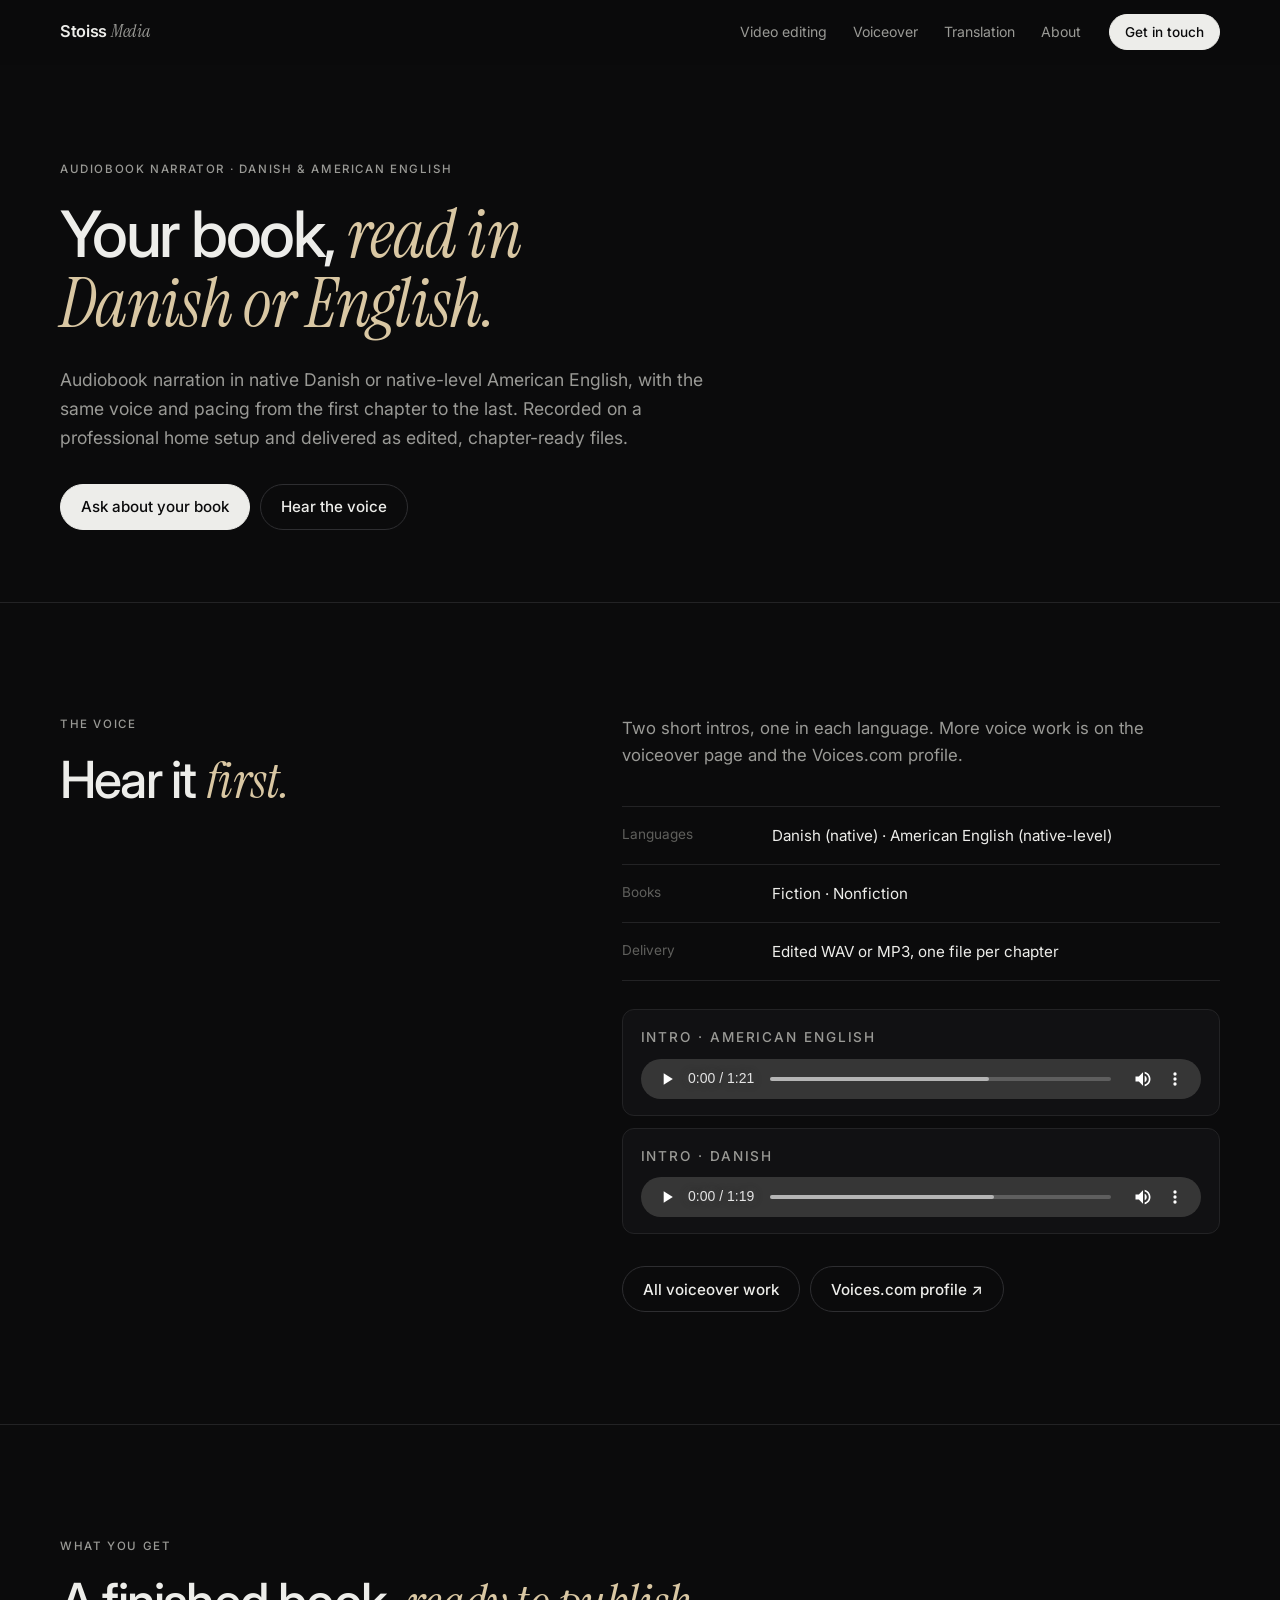
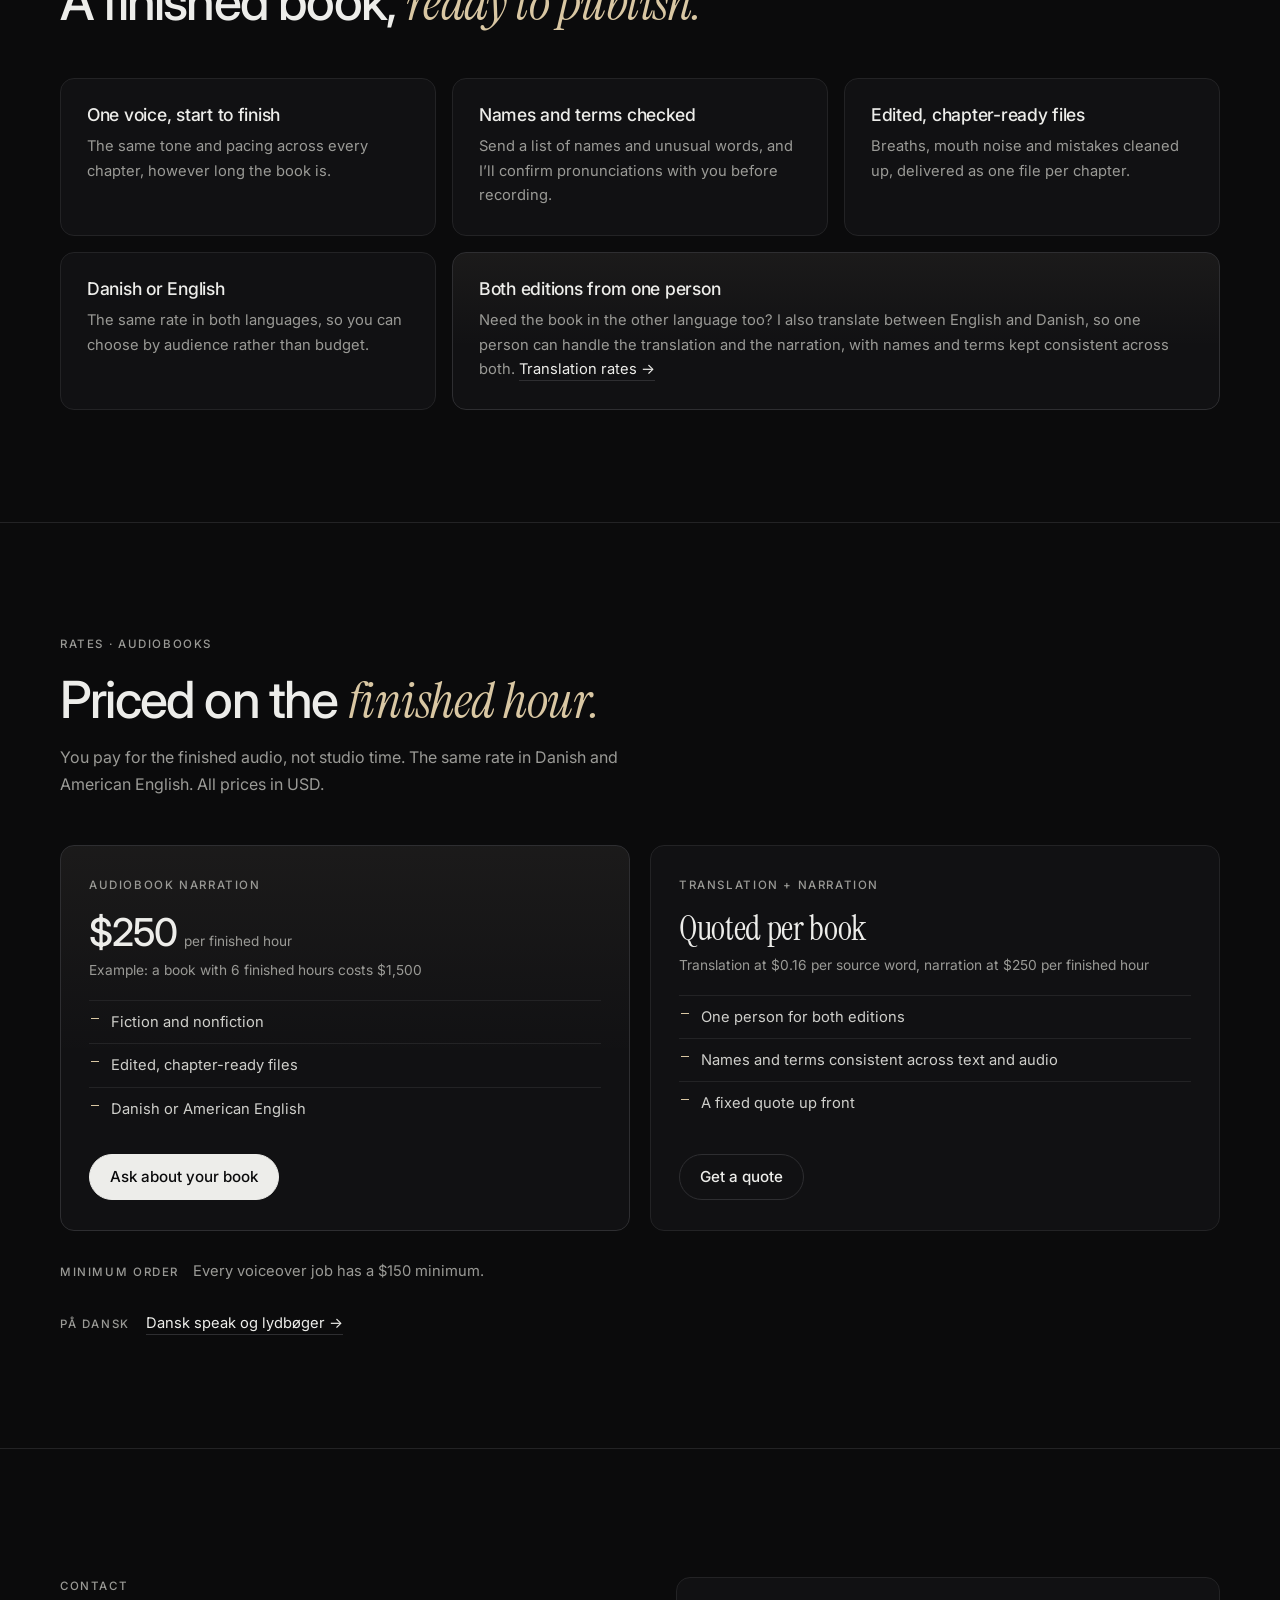
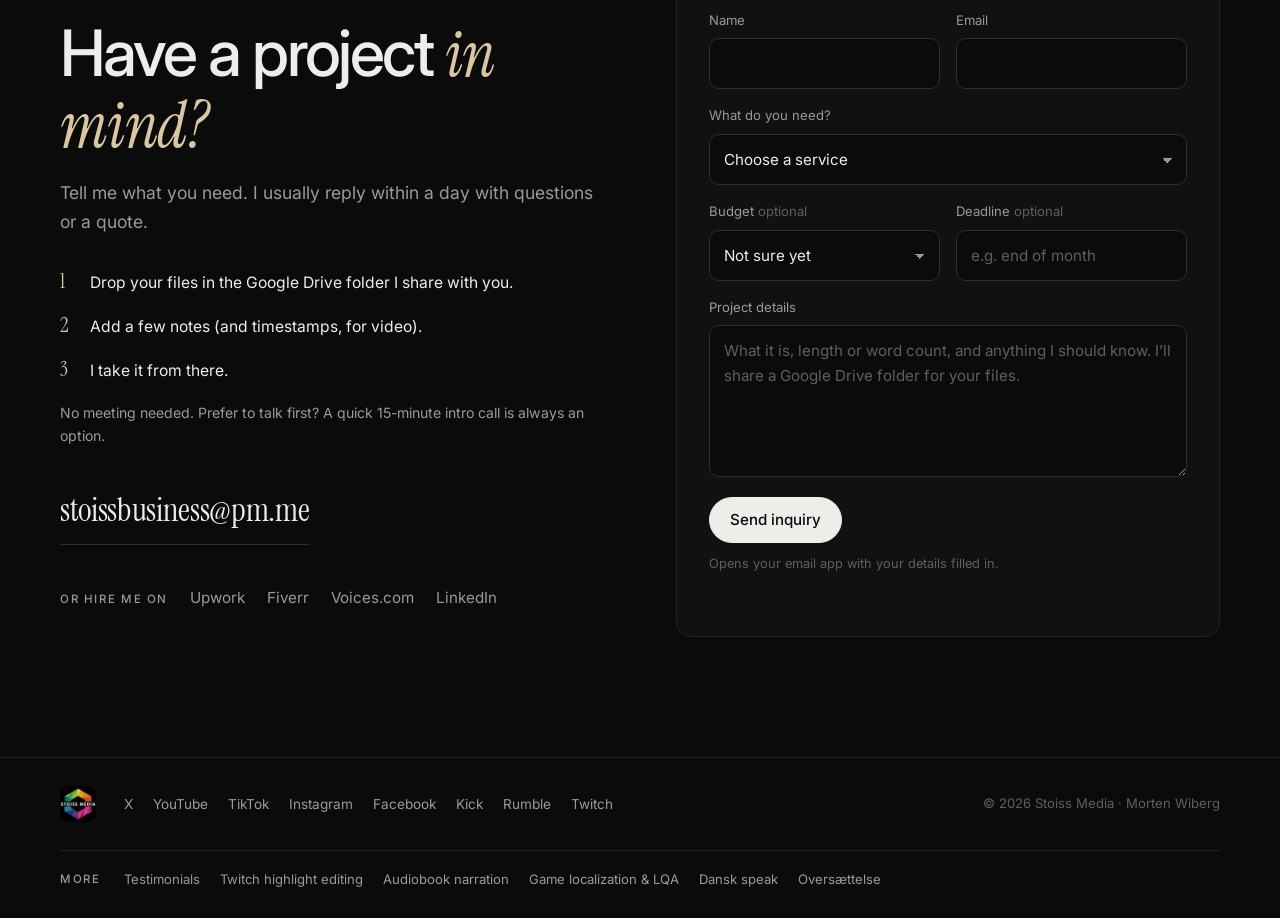
<file: audiobook-narrator.html>
<!DOCTYPE html>
<html lang="en">
<head>
  <meta charset="UTF-8">
  <meta name="viewport" content="width=device-width, initial-scale=1">
  <title>Stoiss Media · Danish & American English Audiobook Narrator</title>
  <meta name="description" content="Audiobook narrator in native Danish and native-level American English. $250 per finished hour, edited chapter-ready files, translation available too.">
  <link rel="canonical" href="https://stoiss.dk/audiobook-narrator.html">
  <meta name="theme-color" content="#0b0b0c">
  <meta name="color-scheme" content="dark">

  <meta property="og:type" content="website">
  <meta property="og:url" content="https://stoiss.dk/audiobook-narrator.html">
  <meta property="og:title" content="Stoiss Media · Danish & American English Audiobook Narrator">
  <meta property="og:description" content="Audiobook narrator in native Danish and native-level American English. $250 per finished hour, edited chapter-ready files, translation available too.">
  <meta property="og:image" content="https://stoiss.dk/assets/og-image.jpg">
  <meta name="twitter:card" content="summary_large_image">

  <link rel="icon" type="image/png" href="assets/favicon.png">
  <link rel="apple-touch-icon" href="assets/apple-touch-icon.png">
  <link rel="preconnect" href="https://fonts.googleapis.com">
  <link rel="preconnect" href="https://fonts.gstatic.com" crossorigin>
  <link rel="preconnect" href="https://i.ytimg.com">
  <link href="https://fonts.googleapis.com/css2?family=Inter:wght@400;500;600&family=Instrument+Serif:ital@0;1&display=swap" rel="stylesheet">
  <link rel="stylesheet" href="styles.css?v=59">
  <script type="application/ld+json">
{
  "@context": "https://schema.org",
  "@type": "Service",
  "provider": {
    "@type": "Person",
    "name": "Morten Wiberg",
    "url": "https://stoiss.dk/"
  },
  "areaServed": "Worldwide",
  "name": "Danish and American English audiobook narration",
  "serviceType": "Audiobook narration",
  "url": "https://stoiss.dk/audiobook-narrator.html",
  "availableLanguage": [
    "da",
    "en-US"
  ],
  "offers": {
    "@type": "Offer",
    "priceCurrency": "USD",
    "price": "250",
    "description": "Audiobook narration at $250 per finished hour"
  }
}
  </script>
</head>
<body>
<a class="skip" href="#main">Skip to content</a>

<header class="header">
  <div class="wrap header-in">
    <a class="brand" href="./" aria-label="Stoiss Media, home">Stoiss<span>Media</span></a>
    <nav class="nav" aria-label="Main">
      <a href="video-editing.html">Video editing</a>
      <a href="voiceover.html">Voiceover</a>
      <a href="localization.html">Translation</a>
      <a href="./#about">About</a>
    </nav>
    <a class="btn btn-sm" href="#contact">Get in touch</a>
  </div>
</header>

<main id="main">

<!-- PAGE HERO -->
<section class="page-hero" id="top">
  <div class="wrap">
    <h1><span class="label h1-kw">Audiobook narrator · Danish &amp; American English</span>Your book, <em>read in Danish or English.</em></h1>
    <p class="lead">Audiobook narration in native Danish or native-level American English, with the same voice and pacing from the first chapter to the last. Recorded on a professional home setup and delivered as edited, chapter-ready files.</p>
    <div class="actions"><a class="btn" href="#contact" data-service="Voiceover">Ask about your book</a><a class="btn btn-ghost" href="#voice">Hear the voice</a></div>
  </div>
</section>

<!-- VOICE -->
<section class="section" id="voice">
  <div class="wrap two">
    <header class="sec-head">
      <p class="label">The voice</p>
      <h2>Hear it <em>first.</em></h2>
    </header>
    <div class="body">
      <p>Two short intros, one in each language. More voice work is on the voiceover page and the Voices.com profile.</p>
      <dl class="facts">
        <div><dt>Languages</dt><dd>Danish (native) · American English (native-level)</dd></div>
        <div><dt>Books</dt><dd>Fiction · Nonfiction</dd></div>
        <div><dt>Delivery</dt><dd>Edited WAV or MP3, one file per chapter</dd></div>
      </dl>
      <div class="demos">
        <figure class="demo"><figcaption class="label">Intro · American English</figcaption><audio controls preload="metadata" src="assets/audio/intro-en.mp3"></audio></figure>
        <figure class="demo"><figcaption class="label">Intro · Danish</figcaption><audio controls preload="metadata" src="assets/audio/intro-da.mp3"></audio></figure>
      </div>
      <div class="actions">
        <a class="btn btn-ghost" href="voiceover.html">All voiceover work</a>
        <a class="btn btn-ghost" href="https://www.voices.com/profile/mortenwiberg" target="_blank" rel="noopener">Voices.com profile ↗</a>
      </div>
    </div>
  </div>
</section>

<!-- WHAT YOU GET -->
<section class="section" id="what">
  <div class="wrap">
    <header class="sec-head">
      <p class="label">What you get</p>
      <h2>A finished book, <em>ready to publish.</em></h2>
    </header>
    <ul class="kinds">
      <li><h3>One voice, start to finish</h3><p>The same tone and pacing across every chapter, however long the book is.</p></li>
      <li><h3>Names and terms checked</h3><p>Send a list of names and unusual words, and I’ll confirm pronunciations with you before recording.</p></li>
      <li><h3>Edited, chapter-ready files</h3><p>Breaths, mouth noise and mistakes cleaned up, delivered as one file per chapter.</p></li>
      <li><h3>Danish or English</h3><p>The same rate in both languages, so you can choose by audience rather than budget.</p></li>
      <li class="hl"><h3>Both editions from one person</h3><p>Need the book in the other language too? I also translate between English and Danish, so one person can handle the translation and the narration, with names and terms kept consistent across both. <a class="link" href="localization.html">Translation rates →</a></p></li>
    </ul>
  </div>
</section>

<!-- RATES -->
<section class="section" id="rates">
  <div class="wrap">
    <header class="sec-head">
      <p class="label">Rates · Audiobooks</p>
      <h2>Priced on the <em>finished hour.</em></h2>
      <p class="sec-sub">You pay for the finished audio, not studio time. The same rate in Danish and American English. All prices in USD.</p>
    </header>

    <ul class="rates rates-2">
      <li class="feat">
        <p class="label">Audiobook narration</p>
        <p class="price">$250 <small>per finished hour</small></p>
        <p class="pnote">Example: a book with 6 finished hours costs $1,500</p>
        <ul class="incl">
          <li>Fiction and nonfiction</li>
          <li>Edited, chapter-ready files</li>
          <li>Danish or American English</li>
        </ul>
        <a class="btn" href="#contact" data-service="Voiceover">Ask about your book</a>
      </li>
      <li>
        <p class="label">Translation + narration</p>
        <p class="price t-soft-price">Quoted per book</p>
        <p class="pnote">Translation at $0.16 per source word, narration at $250 per finished hour</p>
        <ul class="incl">
          <li>One person for both editions</li>
          <li>Names and terms consistent across text and audio</li>
          <li>A fixed quote up front</li>
        </ul>
        <a class="btn btn-ghost" href="#contact" data-service="Translation / localization">Get a quote</a>
      </li>
    </ul>

    <p class="other-rates"><span class="label">Minimum order</span>Every voiceover job has a $150 minimum.</p>
    <p class="other-rates"><span class="label">På dansk</span><a class="link" href="da/speak.html" lang="da" hreflang="da">Dansk speak og lydbøger →</a></p>
  </div>
</section>


<!-- CONTACT -->
<section class="contact" id="contact">
  <div class="wrap contact-in">
    <div class="contact-copy">
      <p class="label">Contact</p>
      <h2>Have a project <em>in mind?</em></h2>
      <p class="lead">Tell me what you need. I usually reply within a day with questions or a quote.</p>
      <div class="start" role="list">
        <p role="listitem"><span aria-hidden="true">1</span>Drop your files in the Google Drive folder I share with you.</p>
        <p role="listitem"><span aria-hidden="true">2</span>Add a few notes (and timestamps, for video).</p>
        <p role="listitem"><span aria-hidden="true">3</span>I take it from there.</p>
      </div>
      <p class="start-note">No meeting needed. Prefer to talk first? A quick 15-minute intro call is always an option.</p>
      <a class="mail" href="mailto:stoissbusiness@pm.me">stoissbusiness@pm.me</a>
      <div class="hire">
        <span class="label">Or hire me on</span>
        <a href="https://www.upwork.com/freelancers/~019af99ab41f622425" target="_blank" rel="noopener">Upwork</a>
        <a href="https://www.fiverr.com/stoiss" target="_blank" rel="noopener">Fiverr</a>
        <a href="https://www.voices.com/profile/mortenwiberg" target="_blank" rel="noopener">Voices.com</a>
        <a href="https://www.linkedin.com/in/stoiss/" target="_blank" rel="noopener">LinkedIn</a>
      </div>
    </div>

    <form class="form" id="inquiry" action="mailto:stoissbusiness@pm.me" method="post" enctype="text/plain">
      <div class="row">
        <label>Name<input name="name" required autocomplete="name"></label>
        <label>Email<input name="email" type="email" required autocomplete="email"></label>
      </div>
      <label>What do you need?
        <select name="service" id="service" required>
          <option value="" disabled selected>Choose a service</option>
          <option>Video editing</option>
          <option>Voiceover</option>
          <option>Translation / localization</option>
          <option>Something else</option>
        </select>
      </label>
      <div class="row">
        <label><span>Budget <span class="opt">optional</span></span>
          <select name="budget">
            <option value="">Not sure yet</option>
            <option>Under $250</option>
            <option>$250–$750</option>
            <option>$750–$2,000</option>
            <option>$2,000+</option>
          </select>
        </label>
        <label><span>Deadline <span class="opt">optional</span></span><input name="deadline" placeholder="e.g. end of month"></label>
      </div>
      <label>Project details<textarea name="message" rows="5" required placeholder="What it is, length or word count, and anything I should know. I’ll share a Google Drive folder for your files."></textarea></label>
      <input type="text" name="website" class="hp" tabindex="-1" autocomplete="off" aria-hidden="true">
      <button class="btn" type="submit">Send inquiry</button>
      <p class="form-sub">Opens your email app with your details filled in.</p>
      <p class="form-note" id="form-note" role="status"></p>
    </form>
  </div>
</section>

</main>

<footer class="footer">
  <div class="wrap footer-in">
    <img src="assets/logo.png" width="44" height="44" alt="Stoiss Media logo">
    <nav class="social" aria-label="Social">
      <a href="https://x.com/StoissMedia" target="_blank" rel="noopener">X</a>
      <a href="https://www.youtube.com/@StoissMedia" target="_blank" rel="noopener">YouTube</a>
      <a href="https://www.tiktok.com/@stoissmedia" target="_blank" rel="noopener">TikTok</a>
      <a href="https://www.instagram.com/stoissmedia/" target="_blank" rel="noopener">Instagram</a>
      <a href="https://www.facebook.com/StoissMedia/" target="_blank" rel="noopener">Facebook</a>
      <a href="https://kick.com/stoissmedia" target="_blank" rel="noopener">Kick</a>
      <a href="https://rumble.com/user/StoissMedia" target="_blank" rel="noopener">Rumble</a>
      <a href="https://www.twitch.tv/stoissmedia" target="_blank" rel="noopener">Twitch</a>
    </nav>
<nav class="foot-links" aria-label="More">
      <span class="label">More</span>
      <a href="testimonials.html">Testimonials</a>
      <a href="twitch-highlight-editor.html">Twitch highlight editing</a>
      <a href="audiobook-narrator.html">Audiobook narration</a>
      <a href="danish-game-localization.html">Game localization &amp; LQA</a>
      <a href="da/speak.html" lang="da" hreflang="da">Dansk speak</a>
      <a href="da/oversaettelse.html" lang="da" hreflang="da">Oversættelse</a>
    </nav>
    <p>© <span id="y">2026</span> Stoiss Media · Morten Wiberg</p>
  </div>
</footer>

<script>
  // Click-to-play YouTube: loads the player only when asked (fast page, no tracking until play).
  document.querySelectorAll('.yt').forEach(function (b) {
    var img = b.querySelector('img');
    img.addEventListener('load', function () {
      if (img.naturalWidth <= 120) img.src = img.src.replace('maxresdefault', 'hqdefault');
    });
    img.addEventListener('error', function () {
      if (img.src.indexOf('maxresdefault') > -1) img.src = img.src.replace('maxresdefault', 'hqdefault');
      else img.style.visibility = 'hidden';
    });
    b.addEventListener('click', function () {
      var f = document.createElement('iframe');
      f.src = 'https://www.youtube-nocookie.com/embed/' + b.dataset.id + '?autoplay=1&rel=0';
      f.title = b.getAttribute('aria-label').replace('Play: ', '');
      f.allow = 'autoplay; encrypted-media; picture-in-picture; fullscreen';
      f.allowFullscreen = true;
      b.replaceWith(f);
    });
  });
  // Buttons with data-service preselect the form.
  document.querySelectorAll('[data-service]').forEach(function (a) {
    a.addEventListener('click', function () { document.getElementById('service').value = a.dataset.service; });
  });

  // Inquiry form: opens the visitor's email app with everything pre-filled.
  (function () {
    var f = document.getElementById('inquiry'), note = document.getElementById('form-note');
    f.addEventListener('submit', function (e) {
      e.preventDefault();
      var d = new FormData(f);
      if (d.get('website')) return;
      var body = 'Name: ' + d.get('name') + '\nEmail: ' + d.get('email') + '\nService: ' + d.get('service') +
        '\nBudget: ' + (d.get('budget') || 'Not sure') + '\nDeadline: ' + (d.get('deadline') || '-') + '\n\n' + d.get('message');
      location.href = 'mailto:stoissbusiness@pm.me?subject=' + encodeURIComponent('Project inquiry: ' + d.get('service')) + '&body=' + encodeURIComponent(body);
      note.textContent = 'Your email app should open with everything filled in. If nothing happens, email stoissbusiness@pm.me directly.';
    });
  })();

  // Logo wall: show the image if the file exists, otherwise keep the text name.
  document.querySelectorAll('.logo img').forEach(function (img) {
    function ok() { img.parentNode.classList.add('has-img'); }
    if (img.complete && img.naturalWidth) ok();
    img.addEventListener('load', ok);
    img.addEventListener('error', function () {
      var fb = img.getAttribute('data-fallback');
      if (fb && img.src.indexOf(fb) < 0) { img.src = fb; } else { img.remove(); }
    });
  });

  document.getElementById('y').textContent = new Date().getFullYear();
</script>
<!-- Cloudflare Web Analytics --><script type='module' src='https://static.cloudflareinsights.com/beacon.min.js' data-cf-beacon='{"token": "4b6c99f902d043ec9ddbfc9294b5acd5"}'></script><!-- End Cloudflare Web Analytics -->
</body>
</html>
</file>
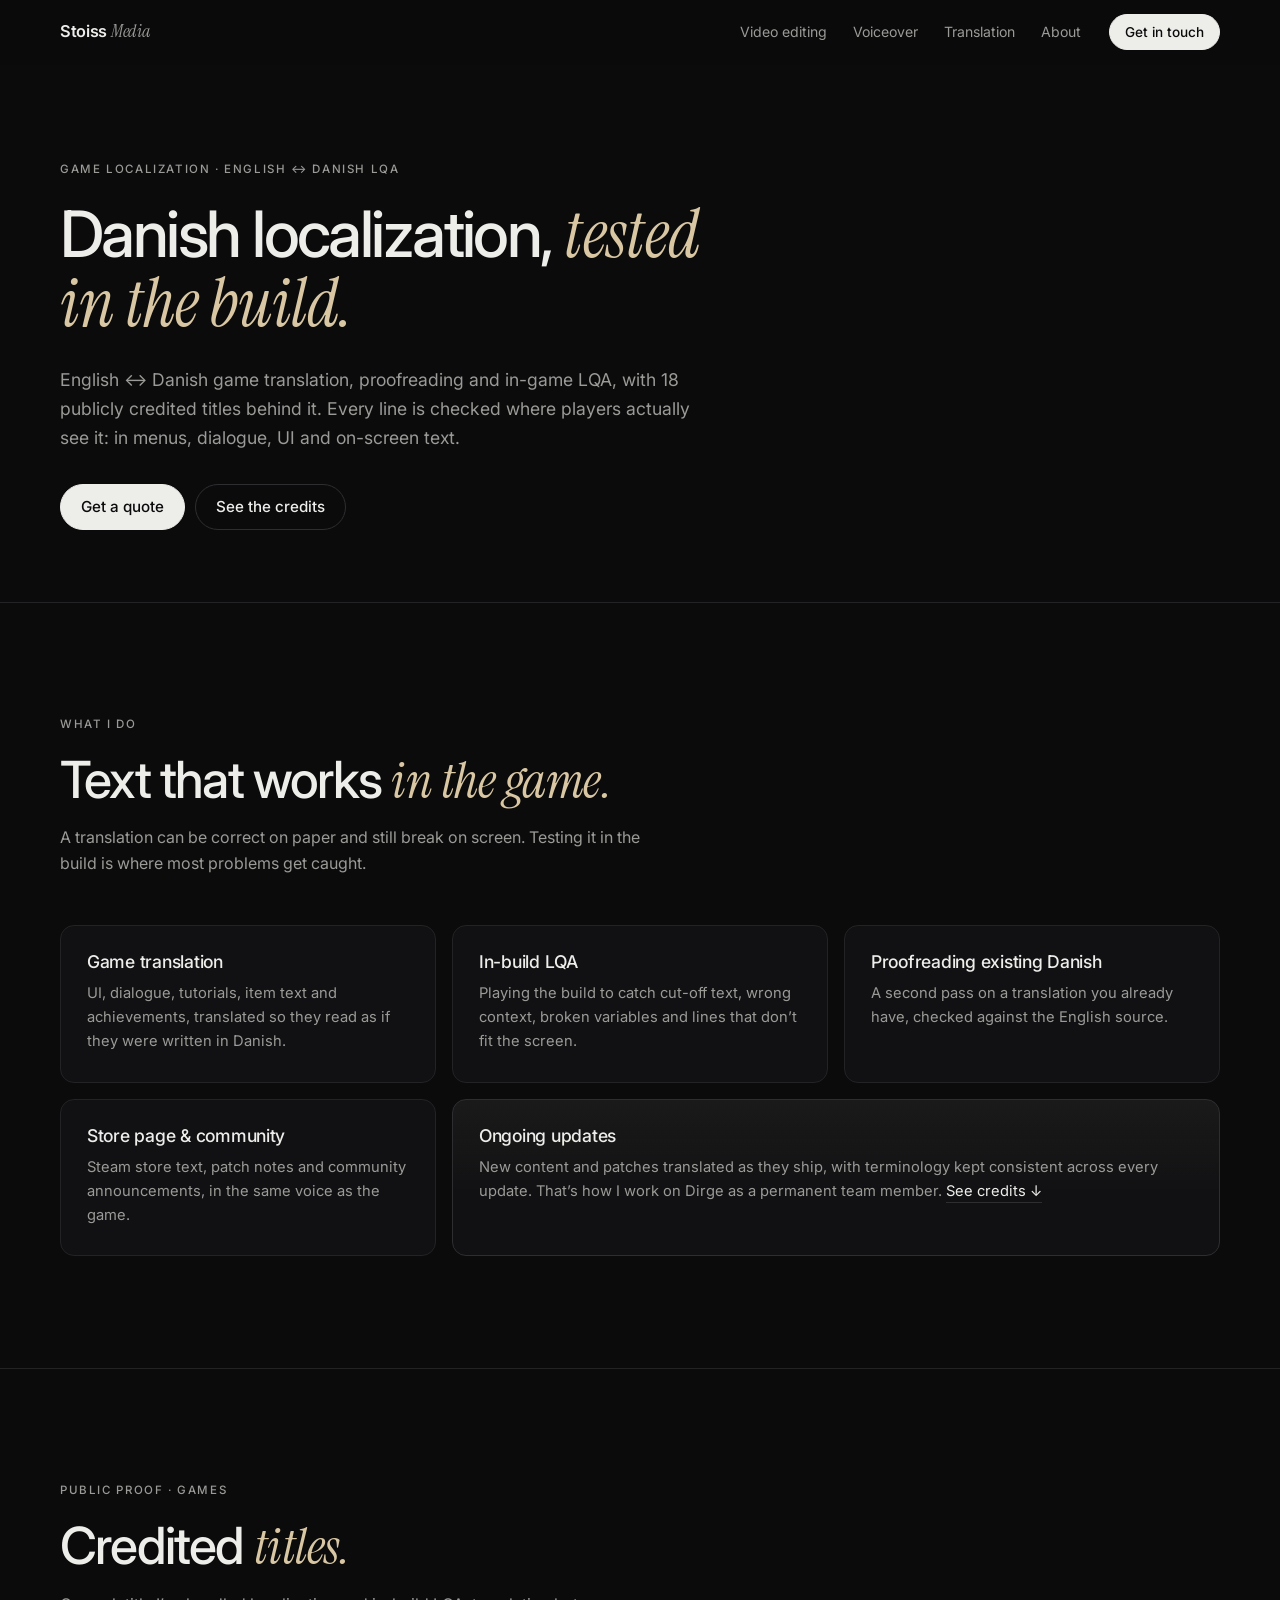
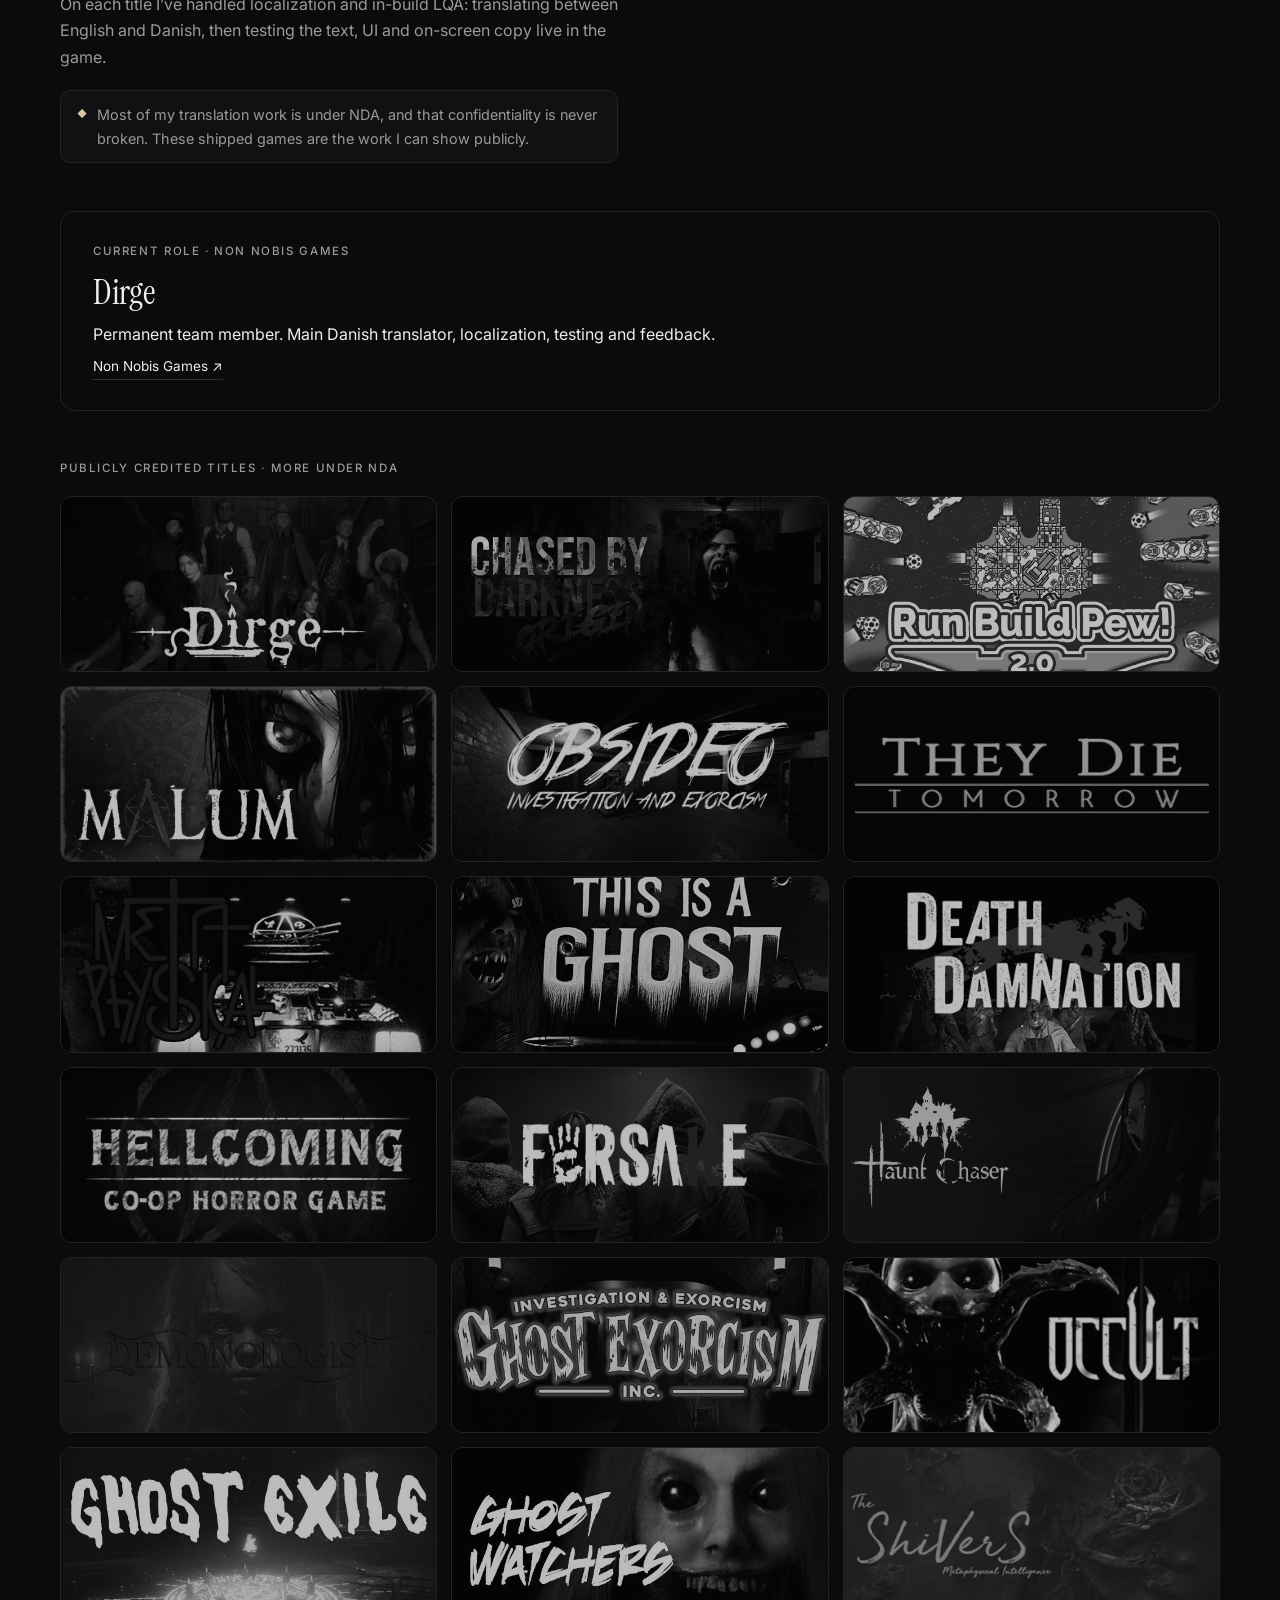
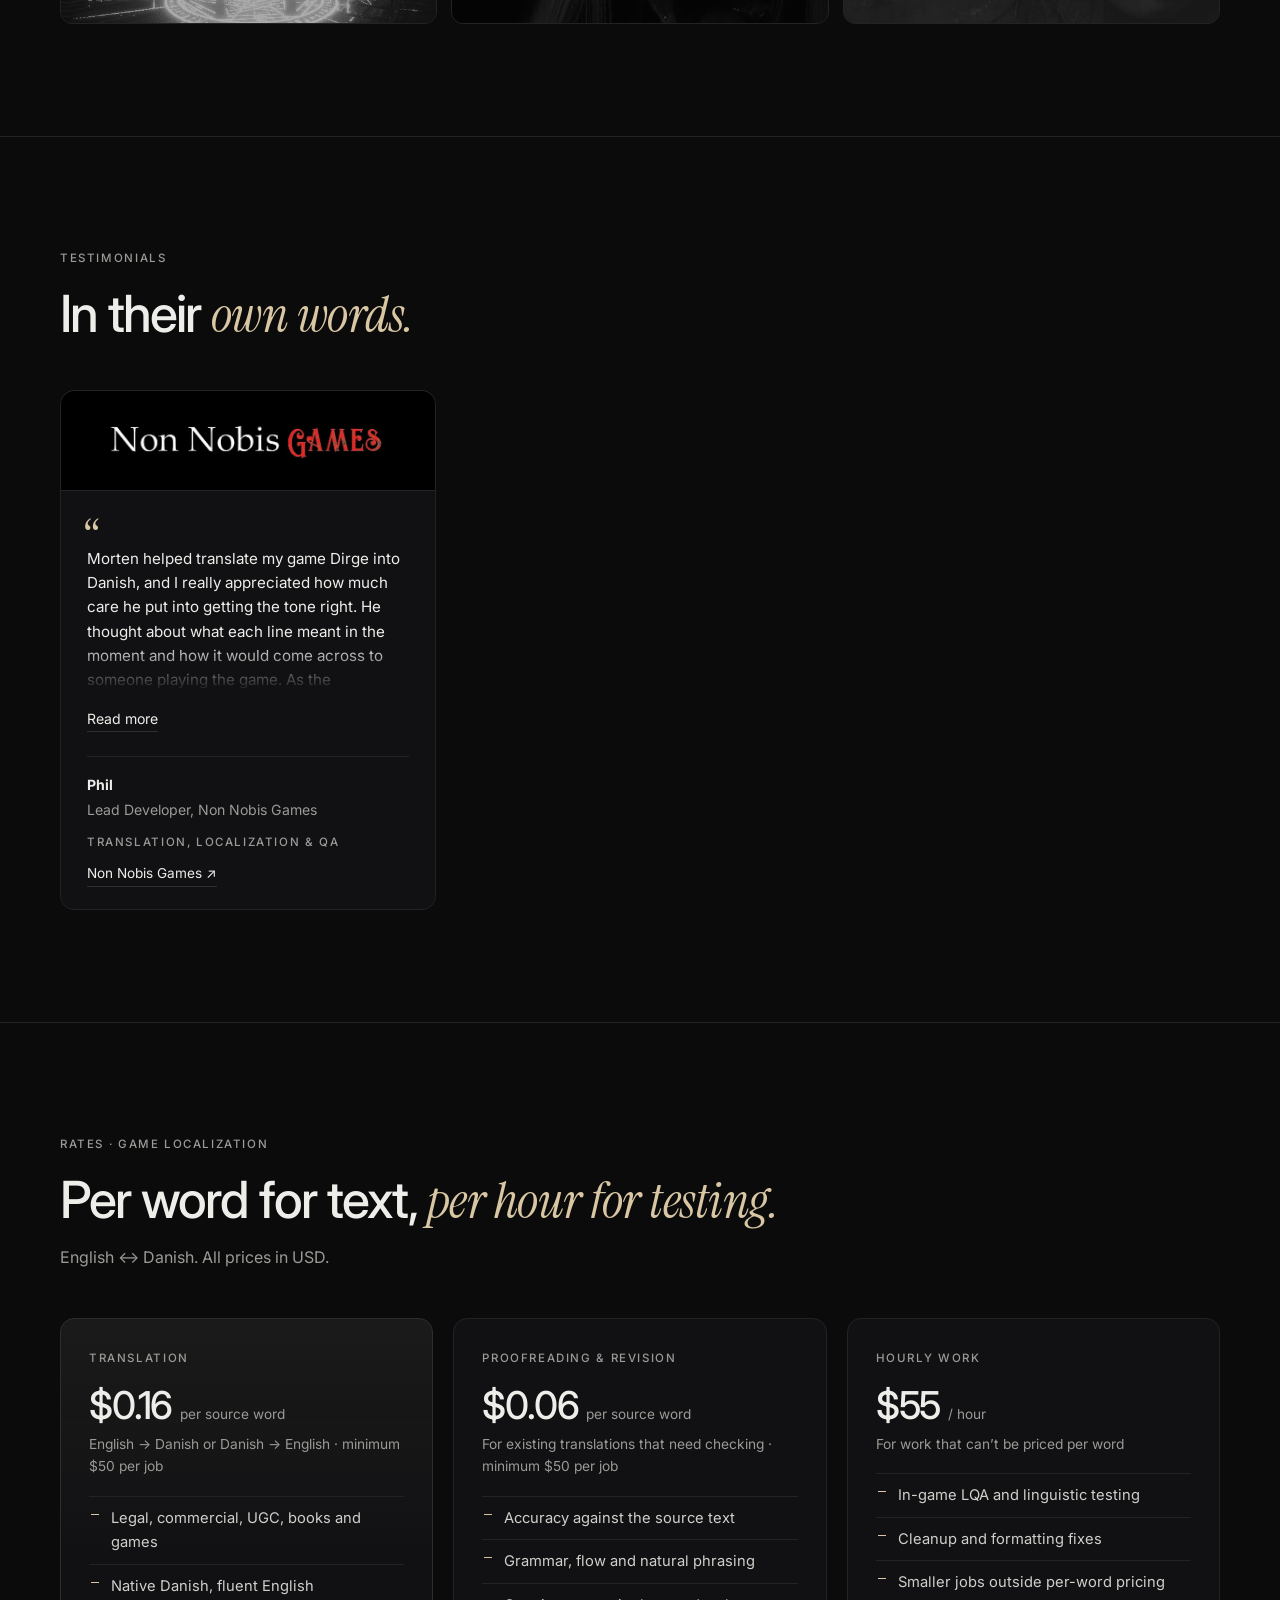
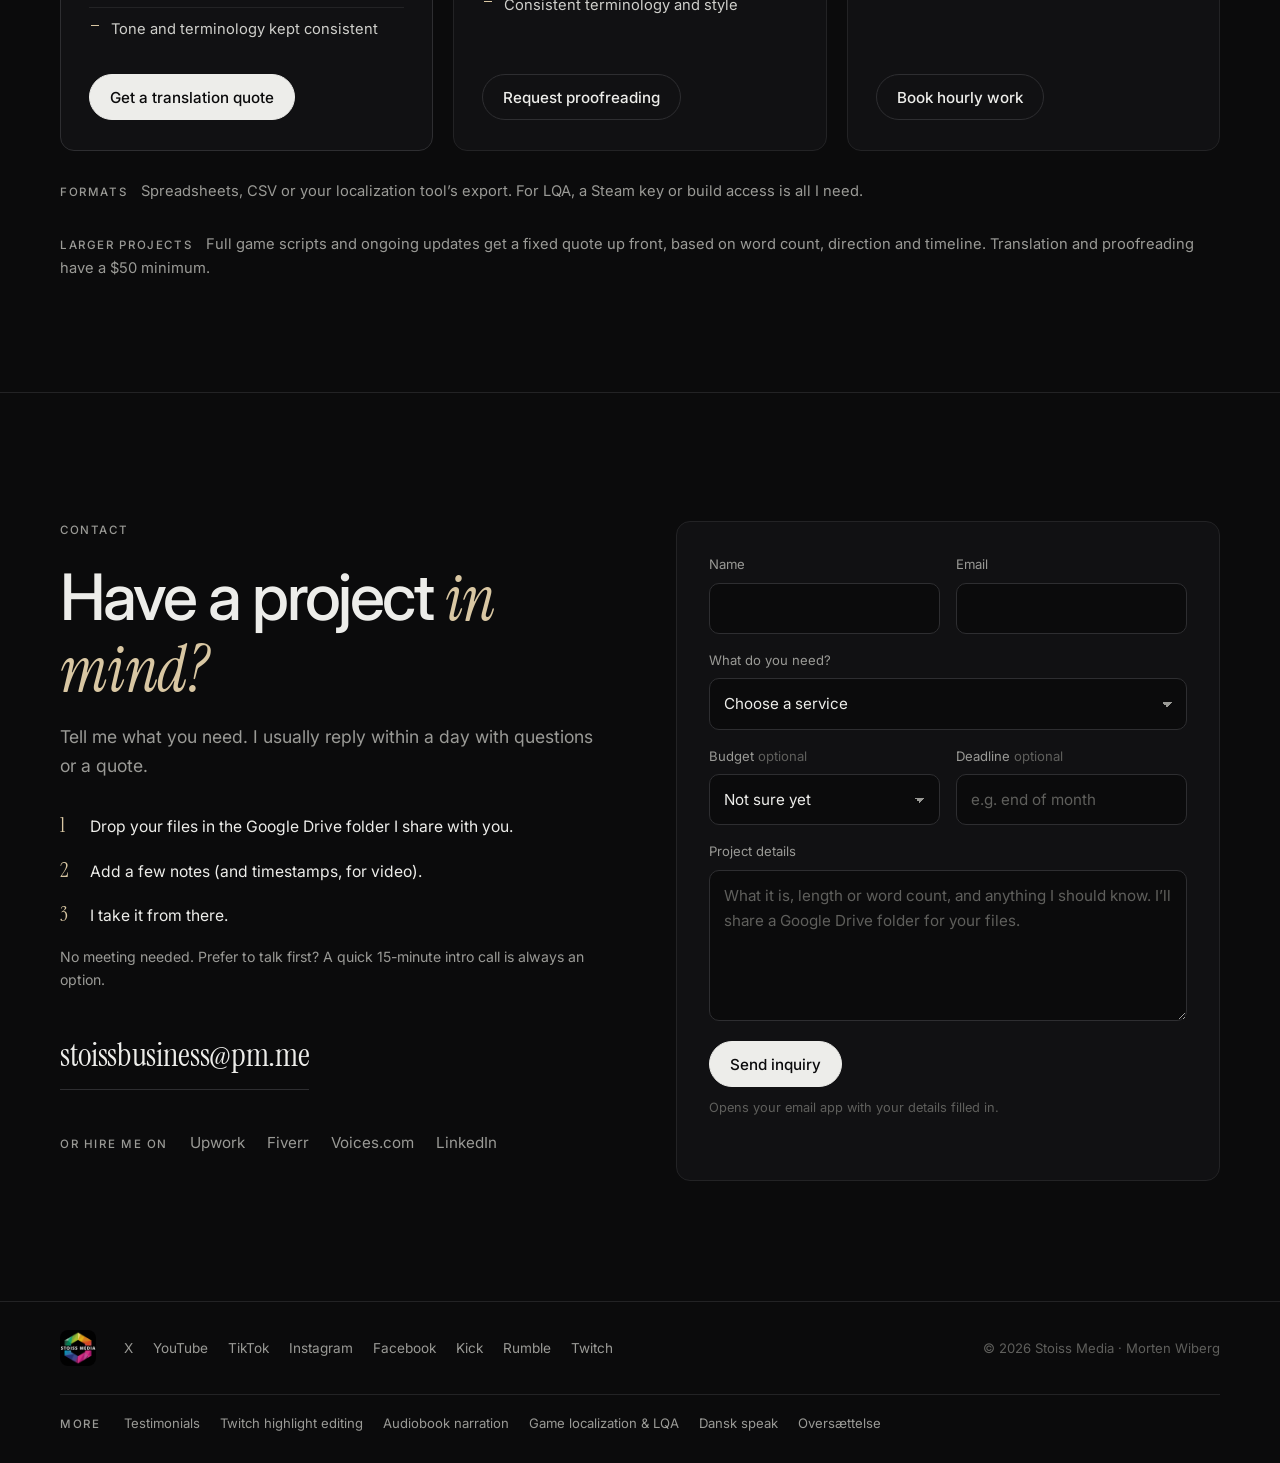
<file: danish-game-localization.html>
<!DOCTYPE html>
<html lang="en">
<head>
  <meta charset="UTF-8">
  <meta name="viewport" content="width=device-width, initial-scale=1">
  <title>Stoiss Media · Danish Game Localization & LQA</title>
  <meta name="description" content="English ↔ Danish game localization with in-build LQA: UI, dialogue and store pages, tested in the game. 18 public credits. From $0.16 per word.">
  <link rel="canonical" href="https://stoiss.dk/danish-game-localization.html">
  <meta name="theme-color" content="#0b0b0c">
  <meta name="color-scheme" content="dark">

  <meta property="og:type" content="website">
  <meta property="og:url" content="https://stoiss.dk/danish-game-localization.html">
  <meta property="og:title" content="Stoiss Media · Danish Game Localization & LQA">
  <meta property="og:description" content="English ↔ Danish game localization with in-build LQA: UI, dialogue and store pages, tested in the game. 18 public credits. From $0.16 per word.">
  <meta property="og:image" content="https://stoiss.dk/assets/og-image.jpg">
  <meta name="twitter:card" content="summary_large_image">

  <link rel="icon" type="image/png" href="assets/favicon.png">
  <link rel="apple-touch-icon" href="assets/apple-touch-icon.png">
  <link rel="preconnect" href="https://fonts.googleapis.com">
  <link rel="preconnect" href="https://fonts.gstatic.com" crossorigin>
  <link rel="preconnect" href="https://i.ytimg.com">
  <link href="https://fonts.googleapis.com/css2?family=Inter:wght@400;500;600&family=Instrument+Serif:ital@0;1&display=swap" rel="stylesheet">
  <link rel="stylesheet" href="styles.css?v=59">
  <script type="application/ld+json">
{
  "@context": "https://schema.org",
  "@type": "Service",
  "provider": {
    "@type": "Person",
    "name": "Morten Wiberg",
    "url": "https://stoiss.dk/"
  },
  "areaServed": "Worldwide",
  "name": "Danish game localization and LQA",
  "serviceType": "Game localization",
  "url": "https://stoiss.dk/danish-game-localization.html",
  "availableLanguage": [
    "en",
    "da"
  ],
  "offers": {
    "@type": "Offer",
    "priceCurrency": "USD",
    "price": "0.16",
    "description": "Game translation from $0.16 per source word; LQA at $55 per hour"
  }
}
  </script>
</head>
<body>
<a class="skip" href="#main">Skip to content</a>

<header class="header">
  <div class="wrap header-in">
    <a class="brand" href="./" aria-label="Stoiss Media, home">Stoiss<span>Media</span></a>
    <nav class="nav" aria-label="Main">
      <a href="video-editing.html">Video editing</a>
      <a href="voiceover.html">Voiceover</a>
      <a href="localization.html">Translation</a>
      <a href="./#about">About</a>
    </nav>
    <a class="btn btn-sm" href="#contact">Get in touch</a>
  </div>
</header>

<main id="main">

<!-- PAGE HERO -->
<section class="page-hero" id="top">
  <div class="wrap">
    <h1><span class="label h1-kw">Game localization · English ↔ Danish LQA</span>Danish localization, <em>tested in the build.</em></h1>
    <p class="lead">English ↔ Danish game translation, proofreading and in-game LQA, with 18 publicly credited titles behind it. Every line is checked where players actually see it: in menus, dialogue, UI and on-screen text.</p>
    <div class="actions"><a class="btn" href="#contact" data-service="Translation / localization">Get a quote</a><a class="btn btn-ghost" href="#credits">See the credits</a></div>
  </div>
</section>

<!-- WHAT'S INCLUDED -->
<section class="section" id="what">
  <div class="wrap">
    <header class="sec-head">
      <p class="label">What I do</p>
      <h2>Text that works <em>in the game.</em></h2>
      <p class="sec-sub">A translation can be correct on paper and still break on screen. Testing it in the build is where most problems get caught.</p>
    </header>
    <ul class="kinds">
      <li><h3>Game translation</h3><p>UI, dialogue, tutorials, item text and achievements, translated so they read as if they were written in Danish.</p></li>
      <li><h3>In-build LQA</h3><p>Playing the build to catch cut-off text, wrong context, broken variables and lines that don’t fit the screen.</p></li>
      <li><h3>Proofreading existing Danish</h3><p>A second pass on a translation you already have, checked against the English source.</p></li>
      <li><h3>Store page &amp; community</h3><p>Steam store text, patch notes and community announcements, in the same voice as the game.</p></li>
      <li class="hl"><h3>Ongoing updates</h3><p>New content and patches translated as they ship, with terminology kept consistent across every update. That’s how I work on Dirge as a permanent team member. <a class="link" href="#credits">See credits ↓</a></p></li>
    </ul>
  </div>
</section>

<!-- CREDITS -->
<section class="section" id="credits">
  <div class="wrap">
    <header class="sec-head">
      <p class="label">Public proof · Games</p>
      <h2>Credited <em>titles.</em></h2>
      <p class="sec-sub">On each title I’ve handled localization and in-build LQA: translating between English and Danish, then testing the text, UI and on-screen copy live in the game.</p>
      <p class="nda"><span aria-hidden="true">◆</span>Most of my translation work is under NDA, and that confidentiality is never broken. These shipped games are the work I can show publicly.</p>
    </header>

    <div class="role role-static">
      <div>
        <p class="label">Current role · Non Nobis Games</p>
        <h3>Dirge</h3>
        <p>Permanent team member. Main Danish translator, localization, testing and feedback.</p>
        <p class="who-links role-links"><a href="https://non-nobis-games.com/" target="_blank" rel="noopener">Non Nobis Games ↗</a></p>
      </div>
    </div>

    <p class="label list-label">Publicly credited titles · more under NDA</p>
    <ul class="logos" aria-label="Game credits">
      <li class="logo"><img src="assets/logos/dirge.jpg" alt="Dirge" loading="lazy" data-fallback="assets/logos/dirge.png"><span>Dirge</span></li>
      <li class="logo"><img src="assets/logos/chased-by-darkness-origins.jpg" alt="Chased by Darkness: Origins" loading="lazy" data-fallback="assets/logos/chased-by-darkness-origins.png"><span>Chased by Darkness: Origins</span></li>
      <li class="logo"><img src="assets/logos/run-build-pew-2.jpg" alt="Run Build Pew! 2.0" loading="lazy" data-fallback="assets/logos/run-build-pew-2.png"><span>Run Build Pew! 2.0</span></li>
      <li class="logo"><img src="assets/logos/malum.jpg" alt="Malum" loading="lazy" data-fallback="assets/logos/malum.png"><span>Malum</span></li>
      <li class="logo"><img src="assets/logos/obsideo.jpg" alt="Obsideo" loading="lazy" data-fallback="assets/logos/obsideo.png"><span>Obsideo</span></li>
      <li class="logo"><img src="assets/logos/they-die-tomorrow.jpg" alt="They Die Tomorrow" loading="lazy" data-fallback="assets/logos/they-die-tomorrow.png"><span>They Die Tomorrow</span></li>
      <li class="logo"><img src="assets/logos/metaphysical.jpg" alt="Metaphysical" loading="lazy" data-fallback="assets/logos/metaphysical.png"><span>Metaphysical</span></li>
      <li class="logo"><img src="assets/logos/this-is-a-ghost.jpg" alt="This Is a Ghost" loading="lazy" data-fallback="assets/logos/this-is-a-ghost.png"><span>This Is a Ghost</span></li>
      <li class="logo"><img src="assets/logos/death-damnation.jpg" alt="Death Damnation" loading="lazy" data-fallback="assets/logos/death-damnation.png"><span>Death Damnation</span></li>
      <li class="logo"><img src="assets/logos/hellcoming.jpg" alt="Hellcoming" loading="lazy" data-fallback="assets/logos/hellcoming.png"><span>Hellcoming</span></li>
      <li class="logo"><img src="assets/logos/forsake.jpg" alt="Forsake" loading="lazy" data-fallback="assets/logos/forsake.png"><span>Forsake</span></li>
      <li class="logo"><img src="assets/logos/haunt-chaser.jpg" alt="Haunt Chaser" loading="lazy" data-fallback="assets/logos/haunt-chaser.png"><span>Haunt Chaser</span></li>
      <li class="logo"><img src="assets/logos/demonologist.jpg" alt="Demonologist" loading="lazy" data-fallback="assets/logos/demonologist.png"><span>Demonologist</span></li>
      <li class="logo"><img src="assets/logos/ghost-exorcism-inc.jpg" alt="Ghost Exorcism Inc." loading="lazy" data-fallback="assets/logos/ghost-exorcism-inc.png"><span>Ghost Exorcism Inc.</span></li>
      <li class="logo"><img src="assets/logos/occult.jpg" alt="Occult" loading="lazy" data-fallback="assets/logos/occult.png"><span>Occult</span></li>
      <li class="logo"><img src="assets/logos/ghost-exile.jpg" alt="Ghost Exile" loading="lazy" data-fallback="assets/logos/ghost-exile.png"><span>Ghost Exile</span></li>
      <li class="logo"><img src="assets/logos/ghost-watchers.jpg" alt="Ghost Watchers" loading="lazy" data-fallback="assets/logos/ghost-watchers.png"><span>Ghost Watchers</span></li>
      <li class="logo"><img src="assets/logos/the-shivers.jpg" alt="The Shivers" loading="lazy" data-fallback="assets/logos/the-shivers.png"><span>The Shivers</span></li>
    </ul>
  </div>
</section>

<!-- TESTIMONIALS (same card format as the home page; see the comment there) -->
<section class="section" id="testimonials">
  <div class="wrap">
    <header class="sec-head">
      <p class="label">Testimonials</p>
      <h2>In their <em>own words.</em></h2>
    </header>
    <ul class="quotes">
      <li class="testi">
        <img class="testi-logo" src="assets/clients/non-nobis-games.jpg" width="800" height="213" alt="Non Nobis Games" loading="lazy">
        <blockquote>
          <p>Morten helped translate my game Dirge into Danish, and I really appreciated how much care he put into getting the tone right. He thought about what each line meant in the moment and how it would come across to someone playing the game. As the developer, it meant a lot to have someone put that kind of thought into bringing Dirge to a new audience.</p>
          <p>Morten was also a great person to have on the QA and testing side. When you’ve spent so much time building a game, it’s easy to take for granted what a player will understand. Morten brought a fresh pair of eyes and gave me thoughtful, practical feedback. He was a pleasure to work with, and I’d happily recommend him to any developer looking for help with Danish translation or game testing.</p>
        </blockquote>
        <p class="who"><strong>Phil</strong><span>Lead Developer, Non Nobis Games</span><span class="label">Translation, localization &amp; QA</span><span class="who-links"><a href="https://non-nobis-games.com/" target="_blank" rel="noopener">Non Nobis Games ↗</a></span></p>
      </li>
    </ul>
  </div>
</section>

<!-- RATES -->
<section class="section" id="rates">
  <div class="wrap">
    <header class="sec-head">
      <p class="label">Rates · Game localization</p>
      <h2>Per word for text, <em>per hour for testing.</em></h2>
      <p class="sec-sub">English ↔ Danish. All prices in USD.</p>
    </header>

    <ul class="rates">
      <li class="feat">
        <p class="label">Translation</p>
        <p class="price">$0.16 <small>per source word</small></p>
        <p class="pnote">English → Danish or Danish → English · minimum $50 per job</p>
        <ul class="incl">
          <li>Legal, commercial, UGC, books and games</li>
          <li>Native Danish, fluent English</li>
          <li>Tone and terminology kept consistent</li>
        </ul>
        <a class="btn" href="#contact" data-service="Translation / localization">Get a translation quote</a>
      </li>
      <li>
        <p class="label">Proofreading &amp; revision</p>
        <p class="price">$0.06 <small>per source word</small></p>
        <p class="pnote">For existing translations that need checking · minimum $50 per job</p>
        <ul class="incl">
          <li>Accuracy against the source text</li>
          <li>Grammar, flow and natural phrasing</li>
          <li>Consistent terminology and style</li>
        </ul>
        <a class="btn btn-ghost" href="#contact" data-service="Translation / localization">Request proofreading</a>
      </li>
      <li>
        <p class="label">Hourly work</p>
        <p class="price">$55 <small>/ hour</small></p>
        <p class="pnote">For work that can’t be priced per word</p>
        <ul class="incl">
          <li>In-game LQA and linguistic testing</li>
          <li>Cleanup and formatting fixes</li>
          <li>Smaller jobs outside per-word pricing</li>
        </ul>
        <a class="btn btn-ghost" href="#contact" data-service="Translation / localization">Book hourly work</a>
      </li>
    </ul>

    <p class="other-rates"><span class="label">Formats</span>Spreadsheets, CSV or your localization tool’s export. For LQA, a Steam key or build access is all I need.</p>
    <p class="other-rates"><span class="label">Larger projects</span>Full game scripts and ongoing updates get a fixed quote up front, based on word count, direction and timeline. Translation and proofreading have a $50 minimum.</p>
  </div>
</section>


<!-- CONTACT -->
<section class="contact" id="contact">
  <div class="wrap contact-in">
    <div class="contact-copy">
      <p class="label">Contact</p>
      <h2>Have a project <em>in mind?</em></h2>
      <p class="lead">Tell me what you need. I usually reply within a day with questions or a quote.</p>
      <div class="start" role="list">
        <p role="listitem"><span aria-hidden="true">1</span>Drop your files in the Google Drive folder I share with you.</p>
        <p role="listitem"><span aria-hidden="true">2</span>Add a few notes (and timestamps, for video).</p>
        <p role="listitem"><span aria-hidden="true">3</span>I take it from there.</p>
      </div>
      <p class="start-note">No meeting needed. Prefer to talk first? A quick 15-minute intro call is always an option.</p>
      <a class="mail" href="mailto:stoissbusiness@pm.me">stoissbusiness@pm.me</a>
      <div class="hire">
        <span class="label">Or hire me on</span>
        <a href="https://www.upwork.com/freelancers/~019af99ab41f622425" target="_blank" rel="noopener">Upwork</a>
        <a href="https://www.fiverr.com/stoiss" target="_blank" rel="noopener">Fiverr</a>
        <a href="https://www.voices.com/profile/mortenwiberg" target="_blank" rel="noopener">Voices.com</a>
        <a href="https://www.linkedin.com/in/stoiss/" target="_blank" rel="noopener">LinkedIn</a>
      </div>
    </div>

    <form class="form" id="inquiry" action="mailto:stoissbusiness@pm.me" method="post" enctype="text/plain">
      <div class="row">
        <label>Name<input name="name" required autocomplete="name"></label>
        <label>Email<input name="email" type="email" required autocomplete="email"></label>
      </div>
      <label>What do you need?
        <select name="service" id="service" required>
          <option value="" disabled selected>Choose a service</option>
          <option>Video editing</option>
          <option>Voiceover</option>
          <option>Translation / localization</option>
          <option>Something else</option>
        </select>
      </label>
      <div class="row">
        <label><span>Budget <span class="opt">optional</span></span>
          <select name="budget">
            <option value="">Not sure yet</option>
            <option>Under $250</option>
            <option>$250–$750</option>
            <option>$750–$2,000</option>
            <option>$2,000+</option>
          </select>
        </label>
        <label><span>Deadline <span class="opt">optional</span></span><input name="deadline" placeholder="e.g. end of month"></label>
      </div>
      <label>Project details<textarea name="message" rows="5" required placeholder="What it is, length or word count, and anything I should know. I’ll share a Google Drive folder for your files."></textarea></label>
      <input type="text" name="website" class="hp" tabindex="-1" autocomplete="off" aria-hidden="true">
      <button class="btn" type="submit">Send inquiry</button>
      <p class="form-sub">Opens your email app with your details filled in.</p>
      <p class="form-note" id="form-note" role="status"></p>
    </form>
  </div>
</section>

</main>

<footer class="footer">
  <div class="wrap footer-in">
    <img src="assets/logo.png" width="44" height="44" alt="Stoiss Media logo">
    <nav class="social" aria-label="Social">
      <a href="https://x.com/StoissMedia" target="_blank" rel="noopener">X</a>
      <a href="https://www.youtube.com/@StoissMedia" target="_blank" rel="noopener">YouTube</a>
      <a href="https://www.tiktok.com/@stoissmedia" target="_blank" rel="noopener">TikTok</a>
      <a href="https://www.instagram.com/stoissmedia/" target="_blank" rel="noopener">Instagram</a>
      <a href="https://www.facebook.com/StoissMedia/" target="_blank" rel="noopener">Facebook</a>
      <a href="https://kick.com/stoissmedia" target="_blank" rel="noopener">Kick</a>
      <a href="https://rumble.com/user/StoissMedia" target="_blank" rel="noopener">Rumble</a>
      <a href="https://www.twitch.tv/stoissmedia" target="_blank" rel="noopener">Twitch</a>
    </nav>
<nav class="foot-links" aria-label="More">
      <span class="label">More</span>
      <a href="testimonials.html">Testimonials</a>
      <a href="twitch-highlight-editor.html">Twitch highlight editing</a>
      <a href="audiobook-narrator.html">Audiobook narration</a>
      <a href="danish-game-localization.html">Game localization &amp; LQA</a>
      <a href="da/speak.html" lang="da" hreflang="da">Dansk speak</a>
      <a href="da/oversaettelse.html" lang="da" hreflang="da">Oversættelse</a>
    </nav>
    <p>© <span id="y">2026</span> Stoiss Media · Morten Wiberg</p>
  </div>
</footer>

<script>
  // Click-to-play YouTube: loads the player only when asked (fast page, no tracking until play).
  document.querySelectorAll('.yt').forEach(function (b) {
    var img = b.querySelector('img');
    img.addEventListener('load', function () {
      if (img.naturalWidth <= 120) img.src = img.src.replace('maxresdefault', 'hqdefault');
    });
    img.addEventListener('error', function () {
      if (img.src.indexOf('maxresdefault') > -1) img.src = img.src.replace('maxresdefault', 'hqdefault');
      else img.style.visibility = 'hidden';
    });
    b.addEventListener('click', function () {
      var f = document.createElement('iframe');
      f.src = 'https://www.youtube-nocookie.com/embed/' + b.dataset.id + '?autoplay=1&rel=0';
      f.title = b.getAttribute('aria-label').replace('Play: ', '');
      f.allow = 'autoplay; encrypted-media; picture-in-picture; fullscreen';
      f.allowFullscreen = true;
      b.replaceWith(f);
    });
  });
  // Buttons with data-service preselect the form.
  document.querySelectorAll('[data-service]').forEach(function (a) {
    a.addEventListener('click', function () { document.getElementById('service').value = a.dataset.service; });
  });

  // Inquiry form: opens the visitor's email app with everything pre-filled.
  (function () {
    var f = document.getElementById('inquiry'), note = document.getElementById('form-note');
    f.addEventListener('submit', function (e) {
      e.preventDefault();
      var d = new FormData(f);
      if (d.get('website')) return;
      var body = 'Name: ' + d.get('name') + '\nEmail: ' + d.get('email') + '\nService: ' + d.get('service') +
        '\nBudget: ' + (d.get('budget') || 'Not sure') + '\nDeadline: ' + (d.get('deadline') || '-') + '\n\n' + d.get('message');
      location.href = 'mailto:stoissbusiness@pm.me?subject=' + encodeURIComponent('Project inquiry: ' + d.get('service')) + '&body=' + encodeURIComponent(body);
      note.textContent = 'Your email app should open with everything filled in. If nothing happens, email stoissbusiness@pm.me directly.';
    });
  })();

  // Logo wall: show the image if the file exists, otherwise keep the text name.
  document.querySelectorAll('.logo img').forEach(function (img) {
    function ok() { img.parentNode.classList.add('has-img'); }
    if (img.complete && img.naturalWidth) ok();
    img.addEventListener('load', ok);
    img.addEventListener('error', function () {
      var fb = img.getAttribute('data-fallback');
      if (fb && img.src.indexOf(fb) < 0) { img.src = fb; } else { img.remove(); }
    });
  });

  document.getElementById('y').textContent = new Date().getFullYear();
</script>
<script>
  // Testimonials: show the first 6 cards (HTML order = priority). If there are more,
  // the rest are hidden here and a button links to the full testimonials page.
  document.querySelectorAll('.quotes:not([data-all])').forEach(function (list) {
    var LIMIT = 6;
    var cards = [].filter.call(list.children, function (li) { return !li.hidden; });
    if (cards.length <= LIMIT) return;
    cards.slice(LIMIT).forEach(function (li) { li.classList.add('testi-more'); });
    list.classList.add('is-collapsed');
    var a = document.createElement('a');
    a.className = 'btn btn-ghost quotes-toggle';
    a.href = list.getAttribute('data-all-href') || 'testimonials.html';
    a.textContent = 'See all testimonials →';
    list.after(a);
  });
</script>
<script>
  // Testimonials: long quotes are cut to a few lines with a "Read more" button that expands them in the card.
  (function () {
    var LINES = 6;
    document.querySelectorAll('.testi blockquote').forEach(function (q) {
      var p = q.querySelector('p'); if (!p) return;
      var lh = parseFloat(getComputedStyle(p).lineHeight) || 24;
      var pad = parseFloat(getComputedStyle(q).paddingTop) || 0;
      var max = Math.round(pad + lh * LINES);
      if (q.scrollHeight <= max + lh) return;   // short enough: leave it alone
      q.classList.add('clamp'); q.style.maxHeight = max + 'px';
      if (!q.id) q.id = 'q' + Math.random().toString(36).slice(2, 8);
      var b = document.createElement('button');
      b.type = 'button'; b.className = 'read-more';
      b.setAttribute('aria-expanded', 'false'); b.setAttribute('aria-controls', q.id);
      b.textContent = 'Read more';
      b.addEventListener('click', function () {
        var open = q.classList.toggle('open');
        q.style.maxHeight = open ? q.scrollHeight + 'px' : max + 'px';
        b.textContent = open ? 'Show less' : 'Read more';
        b.setAttribute('aria-expanded', String(open));
      });
      q.after(b);
    });
  })();
</script>
<!-- Cloudflare Web Analytics --><script type='module' src='https://static.cloudflareinsights.com/beacon.min.js' data-cf-beacon='{"token": "4b6c99f902d043ec9ddbfc9294b5acd5"}'></script><!-- End Cloudflare Web Analytics -->
</body>
</html>
</file>
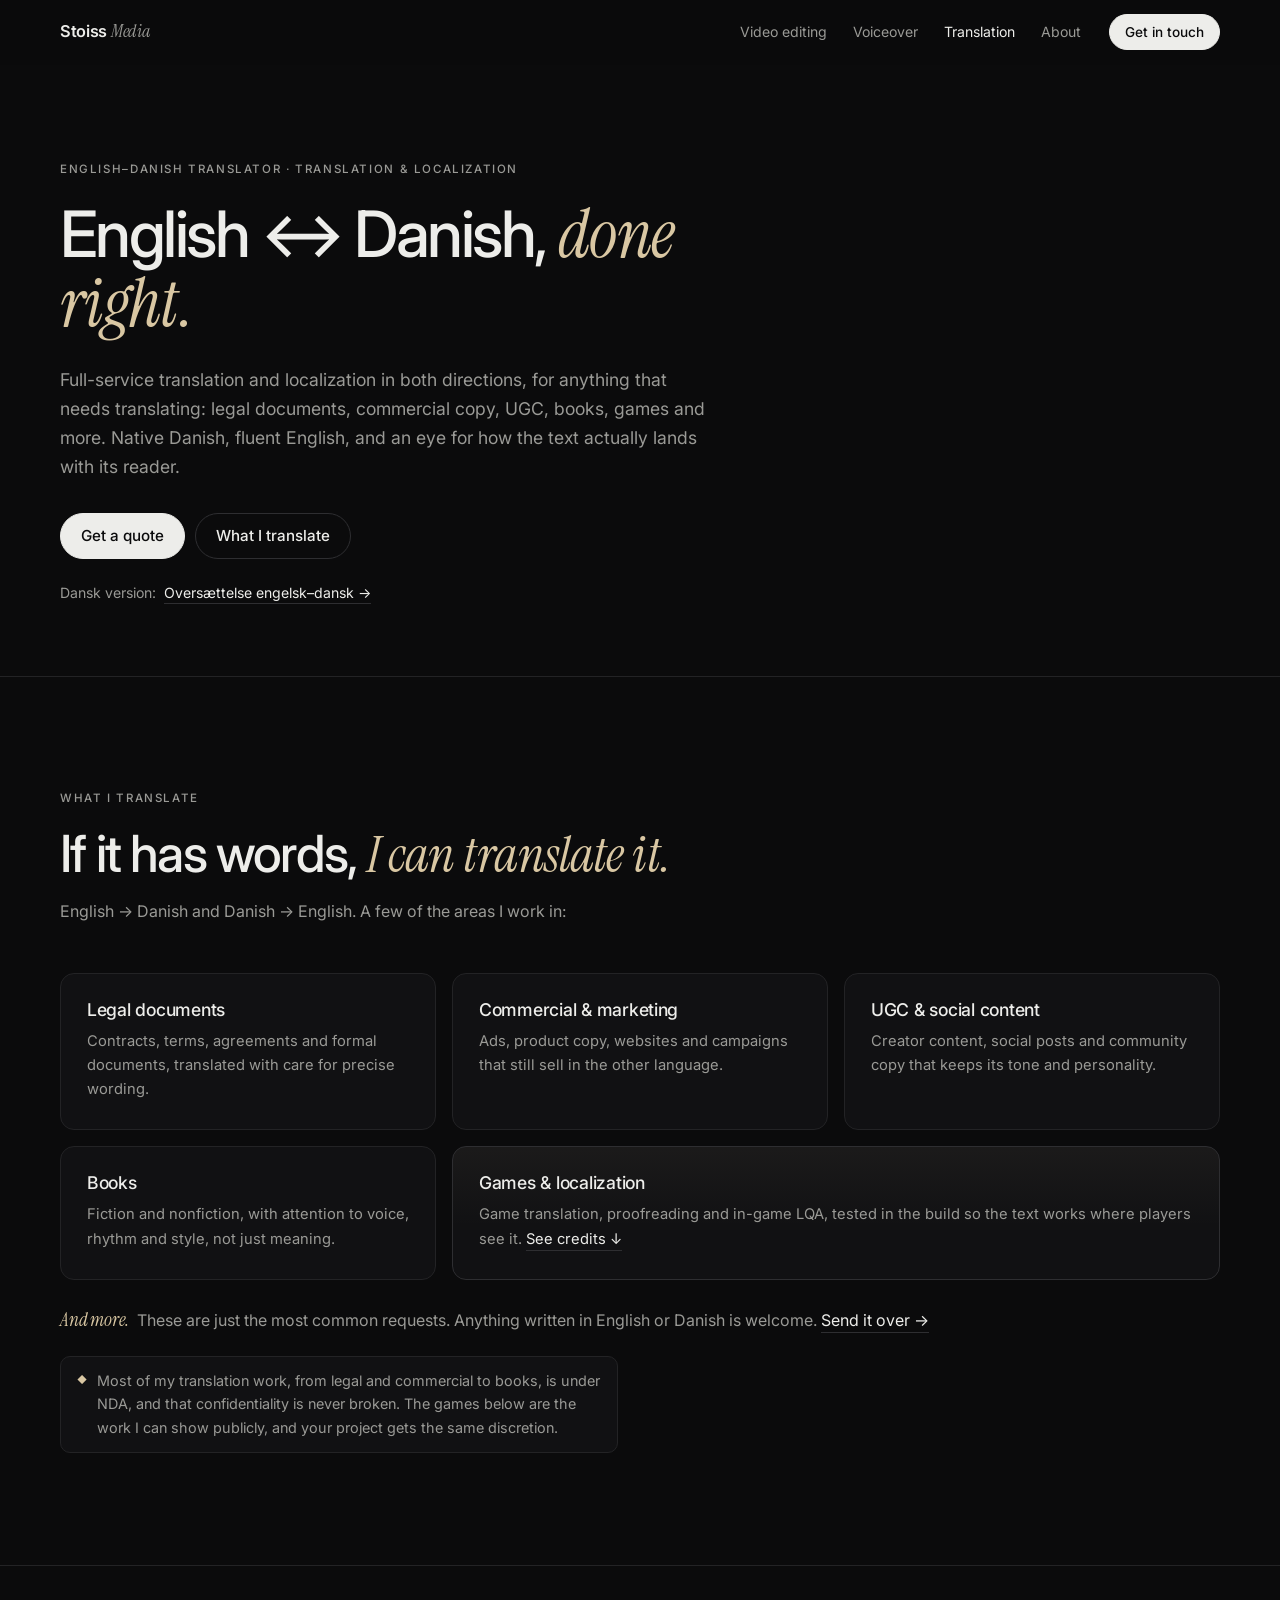
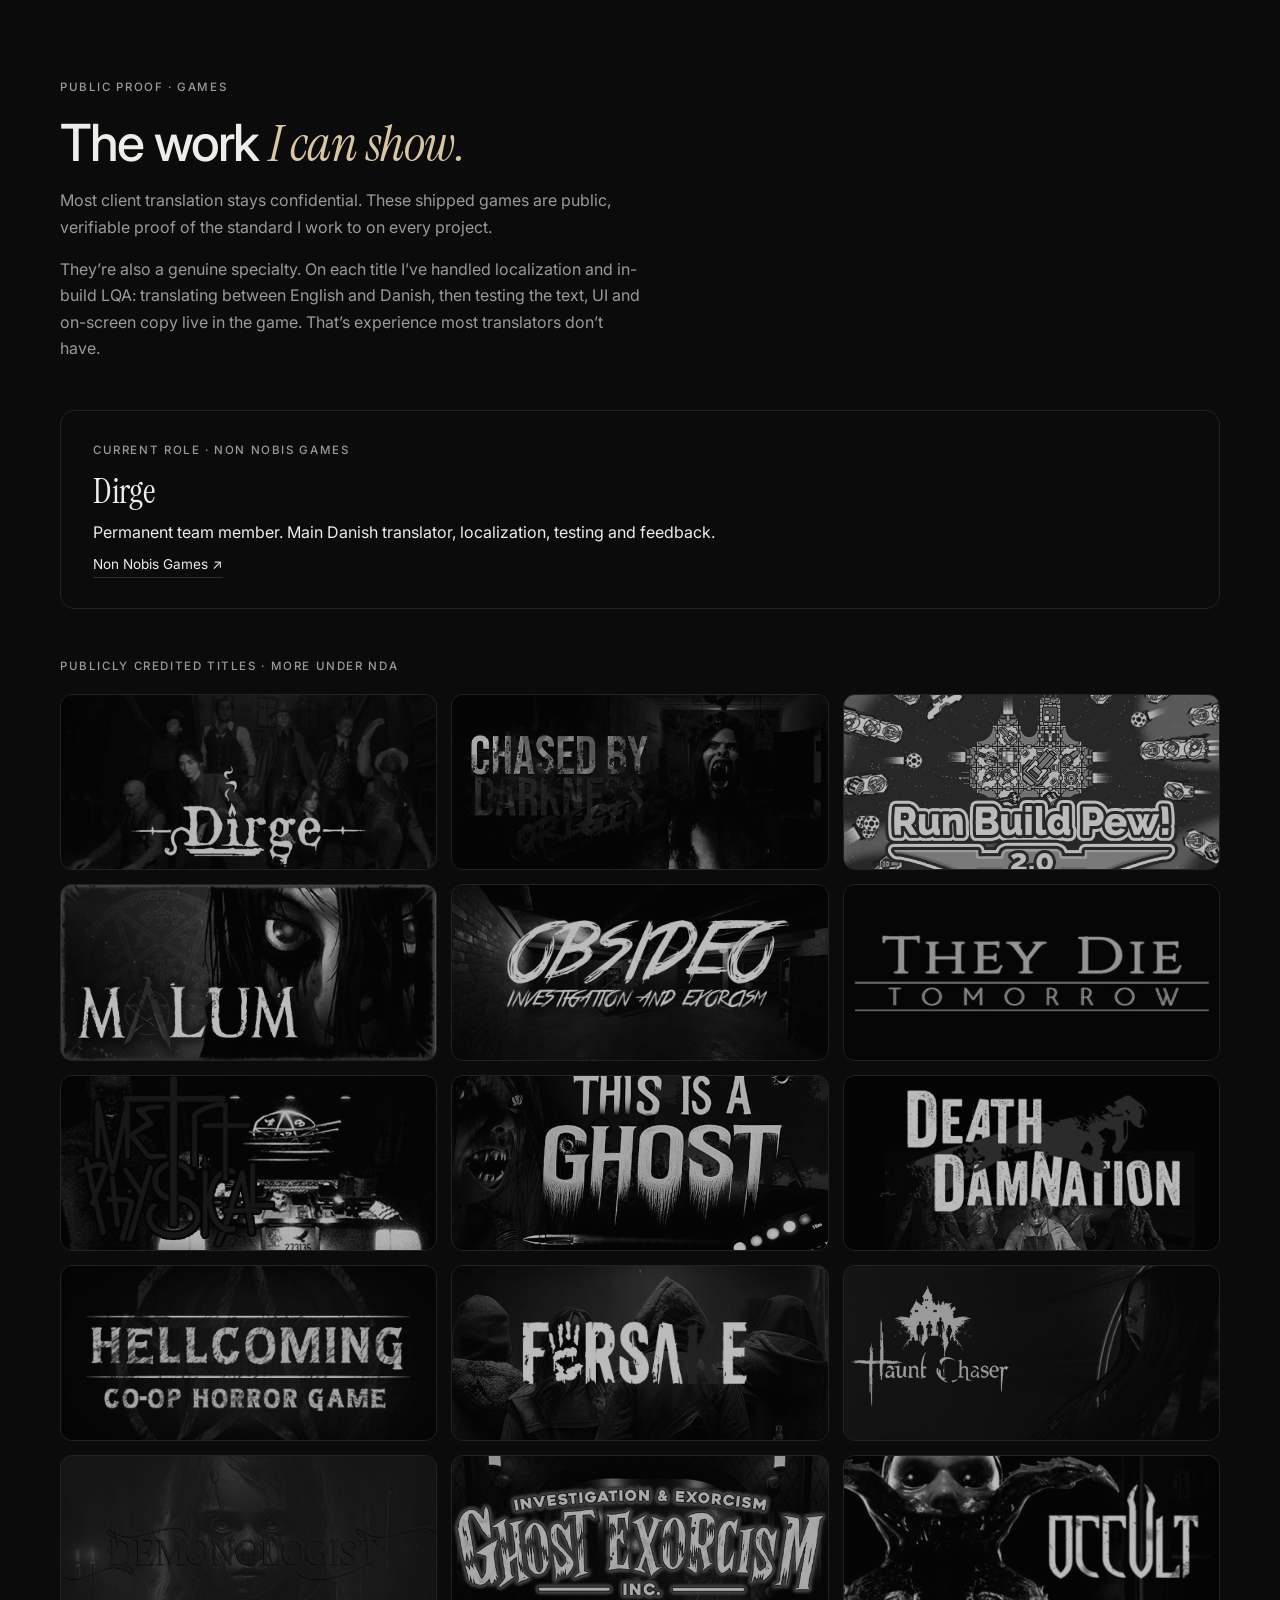
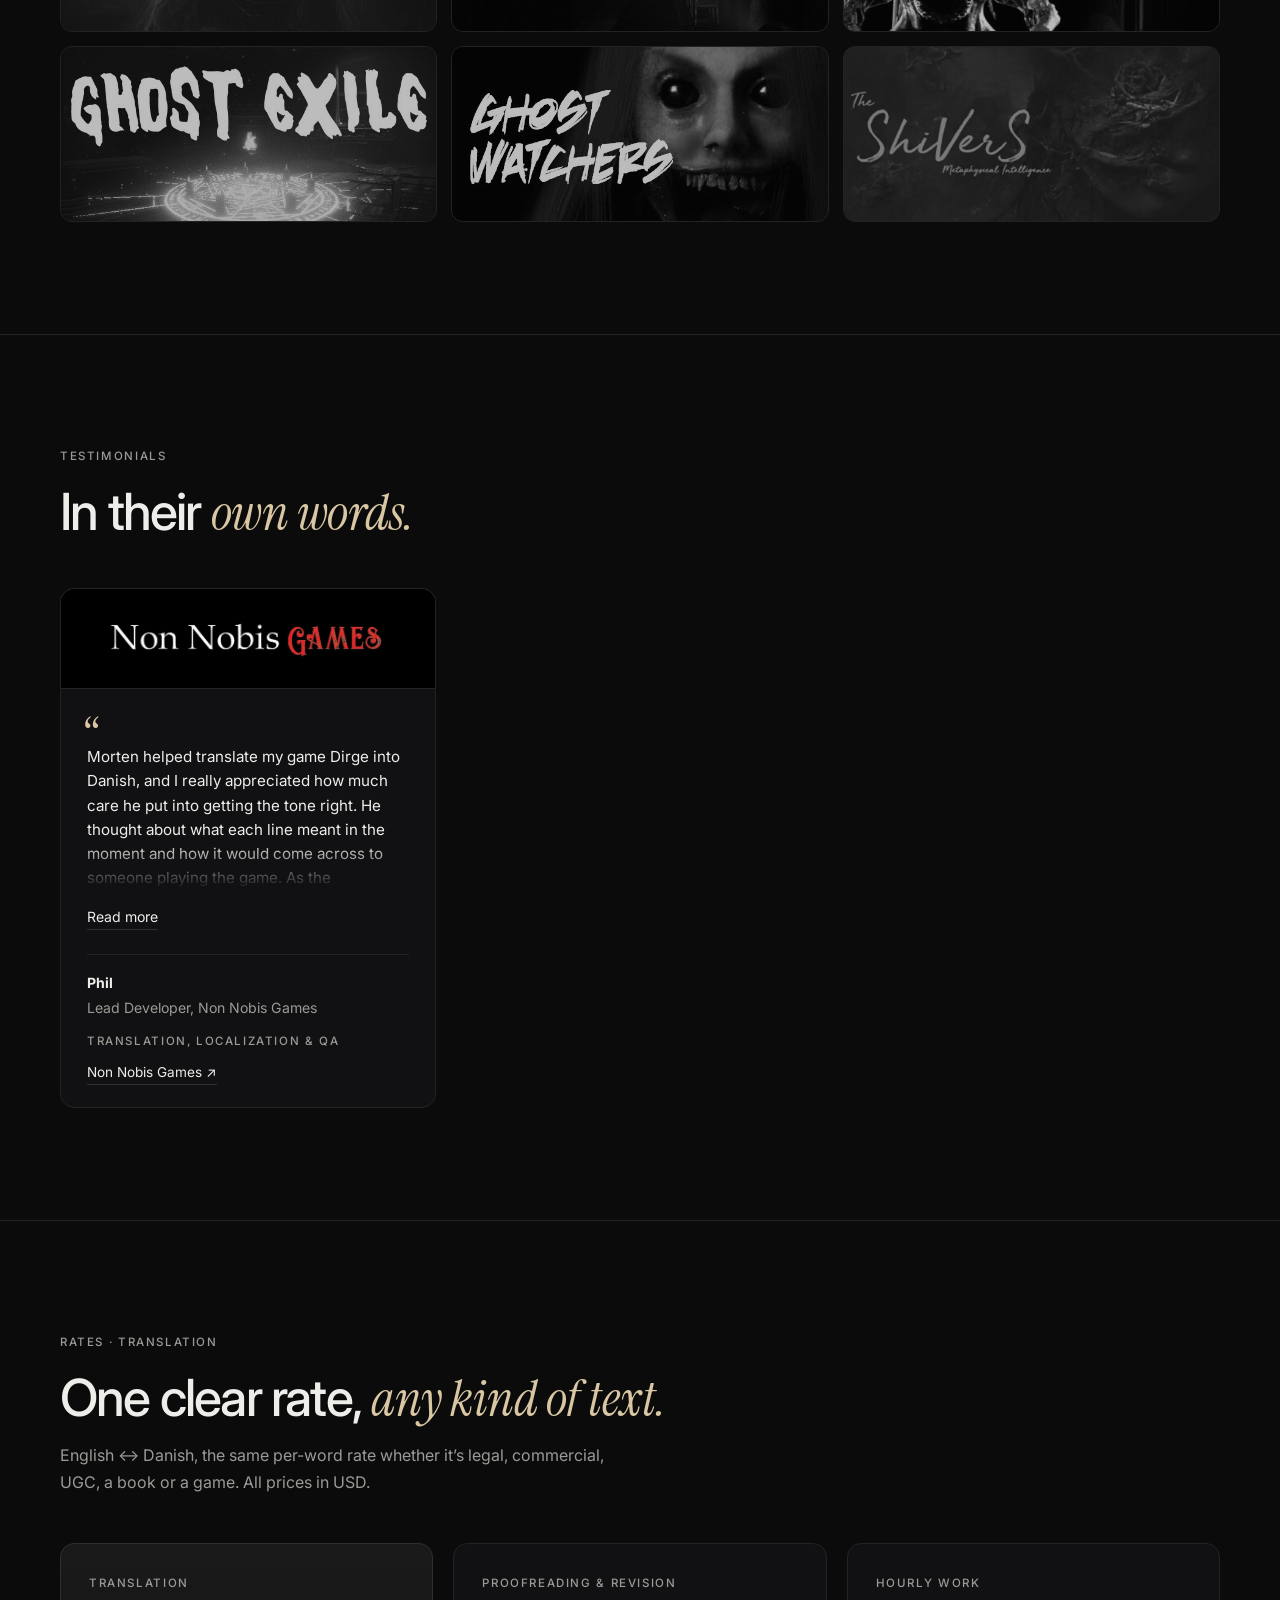
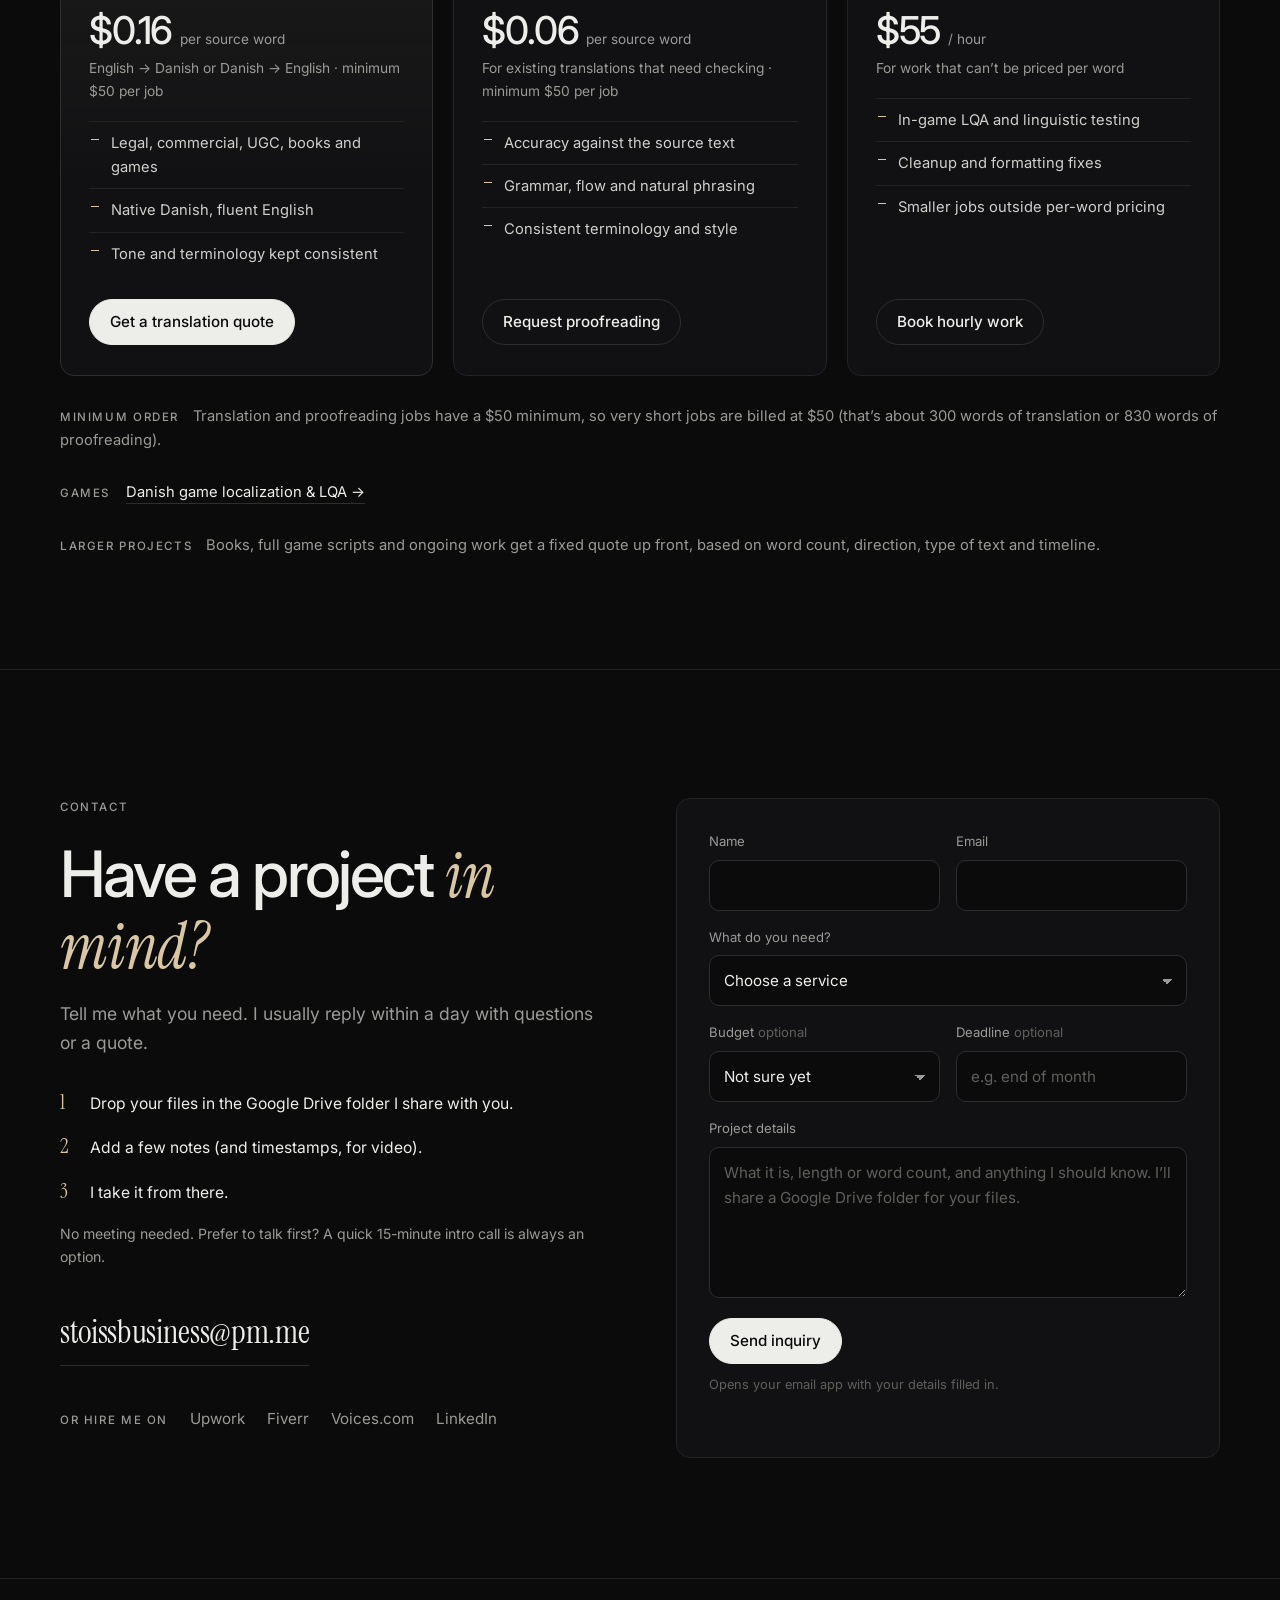
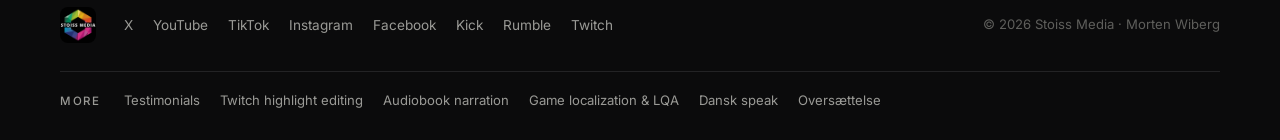
<file: localization.html>
<!DOCTYPE html>
<html lang="en">
<head>
  <meta charset="UTF-8">
  <meta name="viewport" content="width=device-width, initial-scale=1">
  <title>Stoiss Media · English–Danish Translation & Localization</title>
  <meta name="description" content="English ↔ Danish translation and localization: legal, commercial, UGC, books and games with in-game LQA. From $0.16 per word.">
  <link rel="canonical" href="https://stoiss.dk/localization.html">
  <link rel="alternate" hreflang="en" href="https://stoiss.dk/localization.html">
  <link rel="alternate" hreflang="da" href="https://stoiss.dk/da/oversaettelse.html">
  <link rel="alternate" hreflang="x-default" href="https://stoiss.dk/localization.html">
  <meta name="theme-color" content="#0b0b0c">
  <meta name="color-scheme" content="dark">

  <meta property="og:type" content="website">
  <meta property="og:url" content="https://stoiss.dk/localization.html">
  <meta property="og:title" content="Stoiss Media · English–Danish Translation & Localization">
  <meta property="og:description" content="English ↔ Danish translation and localization: legal, commercial, UGC, books and games with in-game LQA. From $0.16 per word.">
  <meta property="og:image" content="https://stoiss.dk/assets/og-image.jpg">
  <meta name="twitter:card" content="summary_large_image">

  <link rel="icon" type="image/png" href="assets/favicon.png">
  <link rel="apple-touch-icon" href="assets/apple-touch-icon.png">
  <link rel="preconnect" href="https://fonts.googleapis.com">
  <link rel="preconnect" href="https://fonts.gstatic.com" crossorigin>
  <link rel="preconnect" href="https://i.ytimg.com">
  <link href="https://fonts.googleapis.com/css2?family=Inter:wght@400;500;600&family=Instrument+Serif:ital@0;1&display=swap" rel="stylesheet">
  <link rel="stylesheet" href="styles.css?v=59">
  <script type="application/ld+json">
{
  "@context": "https://schema.org",
  "@type": "Service",
  "provider": {
    "@type": "Person",
    "name": "Morten Wiberg",
    "url": "https://stoiss.dk/"
  },
  "areaServed": "Worldwide",
  "name": "English–Danish translation and localization",
  "serviceType": "Translation",
  "url": "https://stoiss.dk/localization.html",
  "availableLanguage": [
    "en",
    "da"
  ],
  "offers": {
    "@type": "Offer",
    "priceCurrency": "USD",
    "price": "0.16",
    "description": "$0.16 per source word"
  }
}
  </script>
</head>
<body>
<a class="skip" href="#main">Skip to content</a>

<header class="header">
  <div class="wrap header-in">
    <a class="brand" href="./" aria-label="Stoiss Media, home">Stoiss<span>Media</span></a>
    <nav class="nav" aria-label="Main">
      <a href="video-editing.html">Video editing</a>
      <a href="voiceover.html">Voiceover</a>
      <a href="localization.html" aria-current="page">Translation</a>
      <a href="./#about">About</a>
    </nav>
    <a class="btn btn-sm" href="#contact">Get in touch</a>
  </div>
</header>

<main id="main">

<!-- PAGE HERO -->
<section class="page-hero" id="top">
  <div class="wrap">
    <h1><span class="label h1-kw">English–Danish translator · Translation &amp; localization</span>English ↔ Danish, <em>done right.</em></h1>
    <p class="lead">Full-service translation and localization in both directions, for anything that needs translating: legal documents, commercial copy, UGC, books, games and more. Native Danish, fluent English, and an eye for how the text actually lands with its reader.</p>
    <div class="actions"><a class="btn" href="#contact" data-service="Translation / localization">Get a quote</a><a class="btn btn-ghost" href="#what">What I translate</a></div>
    <p class="lang-switch">Dansk version: <a class="link" href="da/oversaettelse.html" lang="da" hreflang="da">Oversættelse engelsk–dansk →</a></p>
  </div>
</section>

<!-- WHAT I TRANSLATE -->
<section class="section" id="what">
  <div class="wrap">
    <header class="sec-head">
      <p class="label">What I translate</p>
      <h2>If it has words, <em>I can translate it.</em></h2>
      <p class="sec-sub">English → Danish and Danish → English. A few of the areas I work in:</p>
    </header>
    <ul class="kinds">
      <li><h3>Legal documents</h3><p>Contracts, terms, agreements and formal documents, translated with care for precise wording.</p></li>
      <li><h3>Commercial &amp; marketing</h3><p>Ads, product copy, websites and campaigns that still sell in the other language.</p></li>
      <li><h3>UGC &amp; social content</h3><p>Creator content, social posts and community copy that keeps its tone and personality.</p></li>
      <li><h3>Books</h3><p>Fiction and nonfiction, with attention to voice, rhythm and style, not just meaning.</p></li>
      <li class="hl"><h3>Games &amp; localization</h3><p>Game translation, proofreading and in-game LQA, tested in the build so the text works where players see it. <a class="link" href="#credits">See credits ↓</a></p></li>
    </ul>
    <p class="and-more"><em>And more.</em> These are just the most common requests. Anything written in English or Danish is welcome. <a class="link" href="#contact">Send it over →</a></p>
    <p class="nda"><span aria-hidden="true">◆</span>Most of my translation work, from legal and commercial to books, is under NDA, and that confidentiality is never broken. The games below are the work I can show publicly, and your project gets the same discretion.</p>
  </div>
</section>

<!-- LOCALIZATION -->
<section class="section" id="credits">
  <div class="wrap">
    <header class="sec-head">
      <p class="label">Public proof · Games</p>
      <h2>The work <em>I can show.</em></h2>
      <p class="sec-sub">Most client translation stays confidential. These shipped games are public, verifiable proof of the standard I work to on every project.</p>
      <p class="sec-sub">They’re also a genuine specialty. On each title I’ve handled localization and in-build LQA: translating between English and Danish, then testing the text, UI and on-screen copy live in the game. That’s experience most translators don’t have.</p>
    </header>

    <div class="role role-static">
      <div>
        <p class="label">Current role · Non Nobis Games</p>
        <h3>Dirge</h3>
        <p>Permanent team member. Main Danish translator, localization, testing and feedback.</p>
        <p class="who-links role-links"><a href="https://non-nobis-games.com/" target="_blank" rel="noopener">Non Nobis Games ↗</a></p>
      </div>
    </div>

    <p class="label list-label">Publicly credited titles · more under NDA</p>
    <!-- LOGO WALL: put each game's Steam header image in assets/logos/ using the file names below (.jpg, or .png).
         A tile shows the game name until its image file exists. -->
    <ul class="logos" aria-label="Game credits">
      <li class="logo"><img src="assets/logos/dirge.jpg" alt="Dirge" loading="lazy" data-fallback="assets/logos/dirge.png"><span>Dirge</span></li>
      <li class="logo"><img src="assets/logos/chased-by-darkness-origins.jpg" alt="Chased by Darkness: Origins" loading="lazy" data-fallback="assets/logos/chased-by-darkness-origins.png"><span>Chased by Darkness: Origins</span></li>
      <li class="logo"><img src="assets/logos/run-build-pew-2.jpg" alt="Run Build Pew! 2.0" loading="lazy" data-fallback="assets/logos/run-build-pew-2.png"><span>Run Build Pew! 2.0</span></li>
      <li class="logo"><img src="assets/logos/malum.jpg" alt="Malum" loading="lazy" data-fallback="assets/logos/malum.png"><span>Malum</span></li>
      <li class="logo"><img src="assets/logos/obsideo.jpg" alt="Obsideo" loading="lazy" data-fallback="assets/logos/obsideo.png"><span>Obsideo</span></li>
      <li class="logo"><img src="assets/logos/they-die-tomorrow.jpg" alt="They Die Tomorrow" loading="lazy" data-fallback="assets/logos/they-die-tomorrow.png"><span>They Die Tomorrow</span></li>
      <li class="logo"><img src="assets/logos/metaphysical.jpg" alt="Metaphysical" loading="lazy" data-fallback="assets/logos/metaphysical.png"><span>Metaphysical</span></li>
      <li class="logo"><img src="assets/logos/this-is-a-ghost.jpg" alt="This Is a Ghost" loading="lazy" data-fallback="assets/logos/this-is-a-ghost.png"><span>This Is a Ghost</span></li>
      <li class="logo"><img src="assets/logos/death-damnation.jpg" alt="Death Damnation" loading="lazy" data-fallback="assets/logos/death-damnation.png"><span>Death Damnation</span></li>
      <li class="logo"><img src="assets/logos/hellcoming.jpg" alt="Hellcoming" loading="lazy" data-fallback="assets/logos/hellcoming.png"><span>Hellcoming</span></li>
      <li class="logo"><img src="assets/logos/forsake.jpg" alt="Forsake" loading="lazy" data-fallback="assets/logos/forsake.png"><span>Forsake</span></li>
      <li class="logo"><img src="assets/logos/haunt-chaser.jpg" alt="Haunt Chaser" loading="lazy" data-fallback="assets/logos/haunt-chaser.png"><span>Haunt Chaser</span></li>
      <li class="logo"><img src="assets/logos/demonologist.jpg" alt="Demonologist" loading="lazy" data-fallback="assets/logos/demonologist.png"><span>Demonologist</span></li>
      <li class="logo"><img src="assets/logos/ghost-exorcism-inc.jpg" alt="Ghost Exorcism Inc." loading="lazy" data-fallback="assets/logos/ghost-exorcism-inc.png"><span>Ghost Exorcism Inc.</span></li>
      <li class="logo"><img src="assets/logos/occult.jpg" alt="Occult" loading="lazy" data-fallback="assets/logos/occult.png"><span>Occult</span></li>
      <li class="logo"><img src="assets/logos/ghost-exile.jpg" alt="Ghost Exile" loading="lazy" data-fallback="assets/logos/ghost-exile.png"><span>Ghost Exile</span></li>
      <li class="logo"><img src="assets/logos/ghost-watchers.jpg" alt="Ghost Watchers" loading="lazy" data-fallback="assets/logos/ghost-watchers.png"><span>Ghost Watchers</span></li>
      <li class="logo"><img src="assets/logos/the-shivers.jpg" alt="The Shivers" loading="lazy" data-fallback="assets/logos/the-shivers.png"><span>The Shivers</span></li>
    </ul>
  </div>
</section>

<!-- TESTIMONIALS (same card format as the home page; see the comment there) -->
<section class="section" id="testimonials">
  <div class="wrap">
    <header class="sec-head">
      <p class="label">Testimonials</p>
      <h2>In their <em>own words.</em></h2>
    </header>
    <ul class="quotes">
      <li class="testi">
        <img class="testi-logo" src="assets/clients/non-nobis-games.jpg" width="800" height="213" alt="Non Nobis Games" loading="lazy">
        <blockquote>
          <p>Morten helped translate my game Dirge into Danish, and I really appreciated how much care he put into getting the tone right. He thought about what each line meant in the moment and how it would come across to someone playing the game. As the developer, it meant a lot to have someone put that kind of thought into bringing Dirge to a new audience.</p>
          <p>Morten was also a great person to have on the QA and testing side. When you’ve spent so much time building a game, it’s easy to take for granted what a player will understand. Morten brought a fresh pair of eyes and gave me thoughtful, practical feedback. He was a pleasure to work with, and I’d happily recommend him to any developer looking for help with Danish translation or game testing.</p>
        </blockquote>
        <p class="who"><strong>Phil</strong><span>Lead Developer, Non Nobis Games</span><span class="label">Translation, localization &amp; QA</span><span class="who-links"><a href="https://non-nobis-games.com/" target="_blank" rel="noopener">Non Nobis Games ↗</a></span></p>
      </li>
    </ul>
  </div>
</section>

<!-- TRANSLATION RATES -->
<section class="section" id="rates">
  <div class="wrap">
    <header class="sec-head">
      <p class="label">Rates · Translation</p>
      <h2>One clear rate, <em>any kind of text.</em></h2>
      <p class="sec-sub">English ↔ Danish, the same per-word rate whether it’s legal, commercial, UGC, a book or a game. All prices in USD.</p>
    </header>

    <ul class="rates">
      <li class="feat">
        <p class="label">Translation</p>
        <p class="price">$0.16 <small>per source word</small></p>
        <p class="pnote">English → Danish or Danish → English · minimum $50 per job</p>
        <ul class="incl">
          <li>Legal, commercial, UGC, books and games</li>
          <li>Native Danish, fluent English</li>
          <li>Tone and terminology kept consistent</li>
        </ul>
        <a class="btn" href="#contact" data-service="Translation / localization">Get a translation quote</a>
      </li>
      <li>
        <p class="label">Proofreading &amp; revision</p>
        <p class="price">$0.06 <small>per source word</small></p>
        <p class="pnote">For existing translations that need checking · minimum $50 per job</p>
        <ul class="incl">
          <li>Accuracy against the source text</li>
          <li>Grammar, flow and natural phrasing</li>
          <li>Consistent terminology and style</li>
        </ul>
        <a class="btn btn-ghost" href="#contact" data-service="Translation / localization">Request proofreading</a>
      </li>
      <li>
        <p class="label">Hourly work</p>
        <p class="price">$55 <small>/ hour</small></p>
        <p class="pnote">For work that can’t be priced per word</p>
        <ul class="incl">
          <li>In-game LQA and linguistic testing</li>
          <li>Cleanup and formatting fixes</li>
          <li>Smaller jobs outside per-word pricing</li>
        </ul>
        <a class="btn btn-ghost" href="#contact" data-service="Translation / localization">Book hourly work</a>
      </li>
    </ul>

    <p class="other-rates"><span class="label">Minimum order</span>Translation and proofreading jobs have a $50 minimum, so very short jobs are billed at $50 (that’s about 300 words of translation or 830 words of proofreading).</p>
    <p class="other-rates"><span class="label">Games</span><a class="link" href="danish-game-localization.html">Danish game localization &amp; LQA →</a></p>
    <p class="other-rates"><span class="label">Larger projects</span>Books, full game scripts and ongoing work get a fixed quote up front, based on word count, direction, type of text and timeline.</p>
  </div>
</section>

<!-- CONTACT -->
<section class="contact" id="contact">
  <div class="wrap contact-in">
    <div class="contact-copy">
      <p class="label">Contact</p>
      <h2>Have a project <em>in mind?</em></h2>
      <p class="lead">Tell me what you need. I usually reply within a day with questions or a quote.</p>
      <div class="start" role="list">
        <p role="listitem"><span aria-hidden="true">1</span>Drop your files in the Google Drive folder I share with you.</p>
        <p role="listitem"><span aria-hidden="true">2</span>Add a few notes (and timestamps, for video).</p>
        <p role="listitem"><span aria-hidden="true">3</span>I take it from there.</p>
      </div>
      <p class="start-note">No meeting needed. Prefer to talk first? A quick 15-minute intro call is always an option.</p>
      <a class="mail" href="mailto:stoissbusiness@pm.me">stoissbusiness@pm.me</a>
      <div class="hire">
        <span class="label">Or hire me on</span>
        <a href="https://www.upwork.com/freelancers/~019af99ab41f622425" target="_blank" rel="noopener">Upwork</a>
        <a href="https://www.fiverr.com/stoiss" target="_blank" rel="noopener">Fiverr</a>
        <a href="https://www.voices.com/profile/mortenwiberg" target="_blank" rel="noopener">Voices.com</a>
        <a href="https://www.linkedin.com/in/stoiss/" target="_blank" rel="noopener">LinkedIn</a>
      </div>
    </div>

    <form class="form" id="inquiry" action="mailto:stoissbusiness@pm.me" method="post" enctype="text/plain">
      <div class="row">
        <label>Name<input name="name" required autocomplete="name"></label>
        <label>Email<input name="email" type="email" required autocomplete="email"></label>
      </div>
      <label>What do you need?
        <select name="service" id="service" required>
          <option value="" disabled selected>Choose a service</option>
          <option>Video editing</option>
          <option>Voiceover</option>
          <option>Translation / localization</option>
          <option>Something else</option>
        </select>
      </label>
      <div class="row">
        <label><span>Budget <span class="opt">optional</span></span>
          <select name="budget">
            <option value="">Not sure yet</option>
            <option>Under $250</option>
            <option>$250–$750</option>
            <option>$750–$2,000</option>
            <option>$2,000+</option>
          </select>
        </label>
        <label><span>Deadline <span class="opt">optional</span></span><input name="deadline" placeholder="e.g. end of month"></label>
      </div>
      <label>Project details<textarea name="message" rows="5" required placeholder="What it is, length or word count, and anything I should know. I’ll share a Google Drive folder for your files."></textarea></label>
      <input type="text" name="website" class="hp" tabindex="-1" autocomplete="off" aria-hidden="true">
      <button class="btn" type="submit">Send inquiry</button>
      <p class="form-sub">Opens your email app with your details filled in.</p>
      <p class="form-note" id="form-note" role="status"></p>
    </form>
  </div>
</section>

</main>

<footer class="footer">
  <div class="wrap footer-in">
    <img src="assets/logo.png" width="44" height="44" alt="Stoiss Media logo">
    <nav class="social" aria-label="Social">
      <a href="https://x.com/StoissMedia" target="_blank" rel="noopener">X</a>
      <a href="https://www.youtube.com/@StoissMedia" target="_blank" rel="noopener">YouTube</a>
      <a href="https://www.tiktok.com/@stoissmedia" target="_blank" rel="noopener">TikTok</a>
      <a href="https://www.instagram.com/stoissmedia/" target="_blank" rel="noopener">Instagram</a>
      <a href="https://www.facebook.com/StoissMedia/" target="_blank" rel="noopener">Facebook</a>
      <a href="https://kick.com/stoissmedia" target="_blank" rel="noopener">Kick</a>
      <a href="https://rumble.com/user/StoissMedia" target="_blank" rel="noopener">Rumble</a>
      <a href="https://www.twitch.tv/stoissmedia" target="_blank" rel="noopener">Twitch</a>
    </nav>
<nav class="foot-links" aria-label="More">
      <span class="label">More</span>
      <a href="testimonials.html">Testimonials</a>
      <a href="twitch-highlight-editor.html">Twitch highlight editing</a>
      <a href="audiobook-narrator.html">Audiobook narration</a>
      <a href="danish-game-localization.html">Game localization &amp; LQA</a>
      <a href="da/speak.html" lang="da" hreflang="da">Dansk speak</a>
      <a href="da/oversaettelse.html" lang="da" hreflang="da">Oversættelse</a>
    </nav>
    <p>© <span id="y">2026</span> Stoiss Media · Morten Wiberg</p>
  </div>
</footer>

<script>
  // Click-to-play YouTube: loads the player only when asked (fast page, no tracking until play).
  document.querySelectorAll('.yt').forEach(function (b) {
    var img = b.querySelector('img');
    img.addEventListener('load', function () {
      if (img.naturalWidth <= 120) img.src = img.src.replace('maxresdefault', 'hqdefault');
    });
    img.addEventListener('error', function () {
      if (img.src.indexOf('maxresdefault') > -1) img.src = img.src.replace('maxresdefault', 'hqdefault');
      else img.style.visibility = 'hidden';
    });
    b.addEventListener('click', function () {
      var f = document.createElement('iframe');
      f.src = 'https://www.youtube-nocookie.com/embed/' + b.dataset.id + '?autoplay=1&rel=0';
      f.title = b.getAttribute('aria-label').replace('Play: ', '');
      f.allow = 'autoplay; encrypted-media; picture-in-picture; fullscreen';
      f.allowFullscreen = true;
      b.replaceWith(f);
    });
  });
  // Buttons with data-service preselect the form.
  document.querySelectorAll('[data-service]').forEach(function (a) {
    a.addEventListener('click', function () { document.getElementById('service').value = a.dataset.service; });
  });

  // Inquiry form: opens the visitor's email app with everything pre-filled.
  (function () {
    var f = document.getElementById('inquiry'), note = document.getElementById('form-note');
    f.addEventListener('submit', function (e) {
      e.preventDefault();
      var d = new FormData(f);
      if (d.get('website')) return;
      var body = 'Name: ' + d.get('name') + '\nEmail: ' + d.get('email') + '\nService: ' + d.get('service') +
        '\nBudget: ' + (d.get('budget') || 'Not sure') + '\nDeadline: ' + (d.get('deadline') || '-') + '\n\n' + d.get('message');
      location.href = 'mailto:stoissbusiness@pm.me?subject=' + encodeURIComponent('Project inquiry: ' + d.get('service')) + '&body=' + encodeURIComponent(body);
      note.textContent = 'Your email app should open with everything filled in. If nothing happens, email stoissbusiness@pm.me directly.';
    });
  })();

  // Logo wall: show the image if the file exists, otherwise keep the text name.
  document.querySelectorAll('.logo img').forEach(function (img) {
    function ok() { img.parentNode.classList.add('has-img'); }
    if (img.complete && img.naturalWidth) ok();
    img.addEventListener('load', ok);
    img.addEventListener('error', function () {
      var fb = img.getAttribute('data-fallback');
      if (fb && img.src.indexOf(fb) < 0) { img.src = fb; } else { img.remove(); }
    });
  });

  document.getElementById('y').textContent = new Date().getFullYear();
</script>
<script>
  // Testimonials: show the first 6 cards (HTML order = priority). If there are more,
  // the rest are hidden here and a button links to the full testimonials page.
  document.querySelectorAll('.quotes:not([data-all])').forEach(function (list) {
    var LIMIT = 6;
    var cards = [].filter.call(list.children, function (li) { return !li.hidden; });
    if (cards.length <= LIMIT) return;
    cards.slice(LIMIT).forEach(function (li) { li.classList.add('testi-more'); });
    list.classList.add('is-collapsed');
    var a = document.createElement('a');
    a.className = 'btn btn-ghost quotes-toggle';
    a.href = list.getAttribute('data-all-href') || 'testimonials.html';
    a.textContent = 'See all testimonials →';
    list.after(a);
  });
</script>
<script>
  // Testimonials: long quotes are cut to a few lines with a "Read more" button that expands them in the card.
  (function () {
    var LINES = 6;
    document.querySelectorAll('.testi blockquote').forEach(function (q) {
      var p = q.querySelector('p'); if (!p) return;
      var lh = parseFloat(getComputedStyle(p).lineHeight) || 24;
      var pad = parseFloat(getComputedStyle(q).paddingTop) || 0;
      var max = Math.round(pad + lh * LINES);
      if (q.scrollHeight <= max + lh) return;   // short enough: leave it alone
      q.classList.add('clamp'); q.style.maxHeight = max + 'px';
      if (!q.id) q.id = 'q' + Math.random().toString(36).slice(2, 8);
      var b = document.createElement('button');
      b.type = 'button'; b.className = 'read-more';
      b.setAttribute('aria-expanded', 'false'); b.setAttribute('aria-controls', q.id);
      b.textContent = 'Read more';
      b.addEventListener('click', function () {
        var open = q.classList.toggle('open');
        q.style.maxHeight = open ? q.scrollHeight + 'px' : max + 'px';
        b.textContent = open ? 'Show less' : 'Read more';
        b.setAttribute('aria-expanded', String(open));
      });
      q.after(b);
    });
  })();
</script>
<!-- Cloudflare Web Analytics --><script type='module' src='https://static.cloudflareinsights.com/beacon.min.js' data-cf-beacon='{"token": "4b6c99f902d043ec9ddbfc9294b5acd5"}'></script><!-- End Cloudflare Web Analytics -->
</body>
</html>
</file>
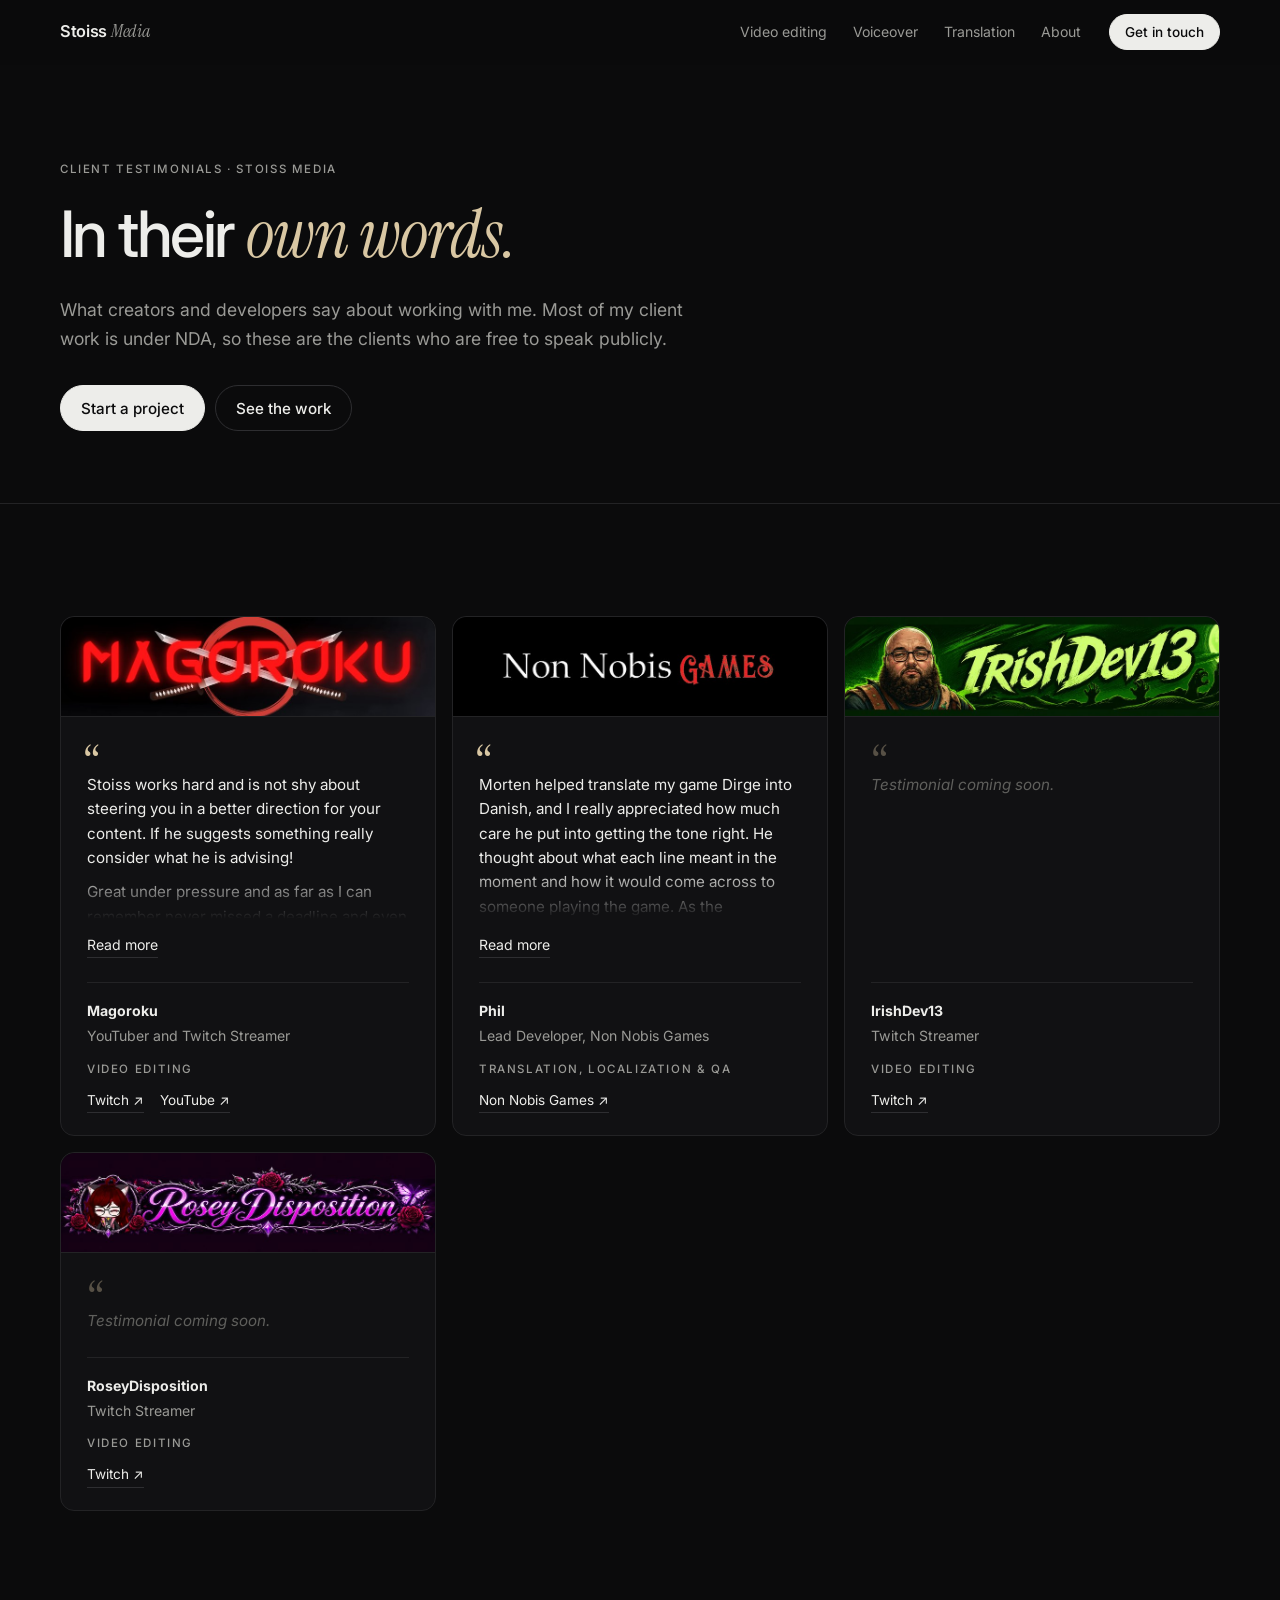
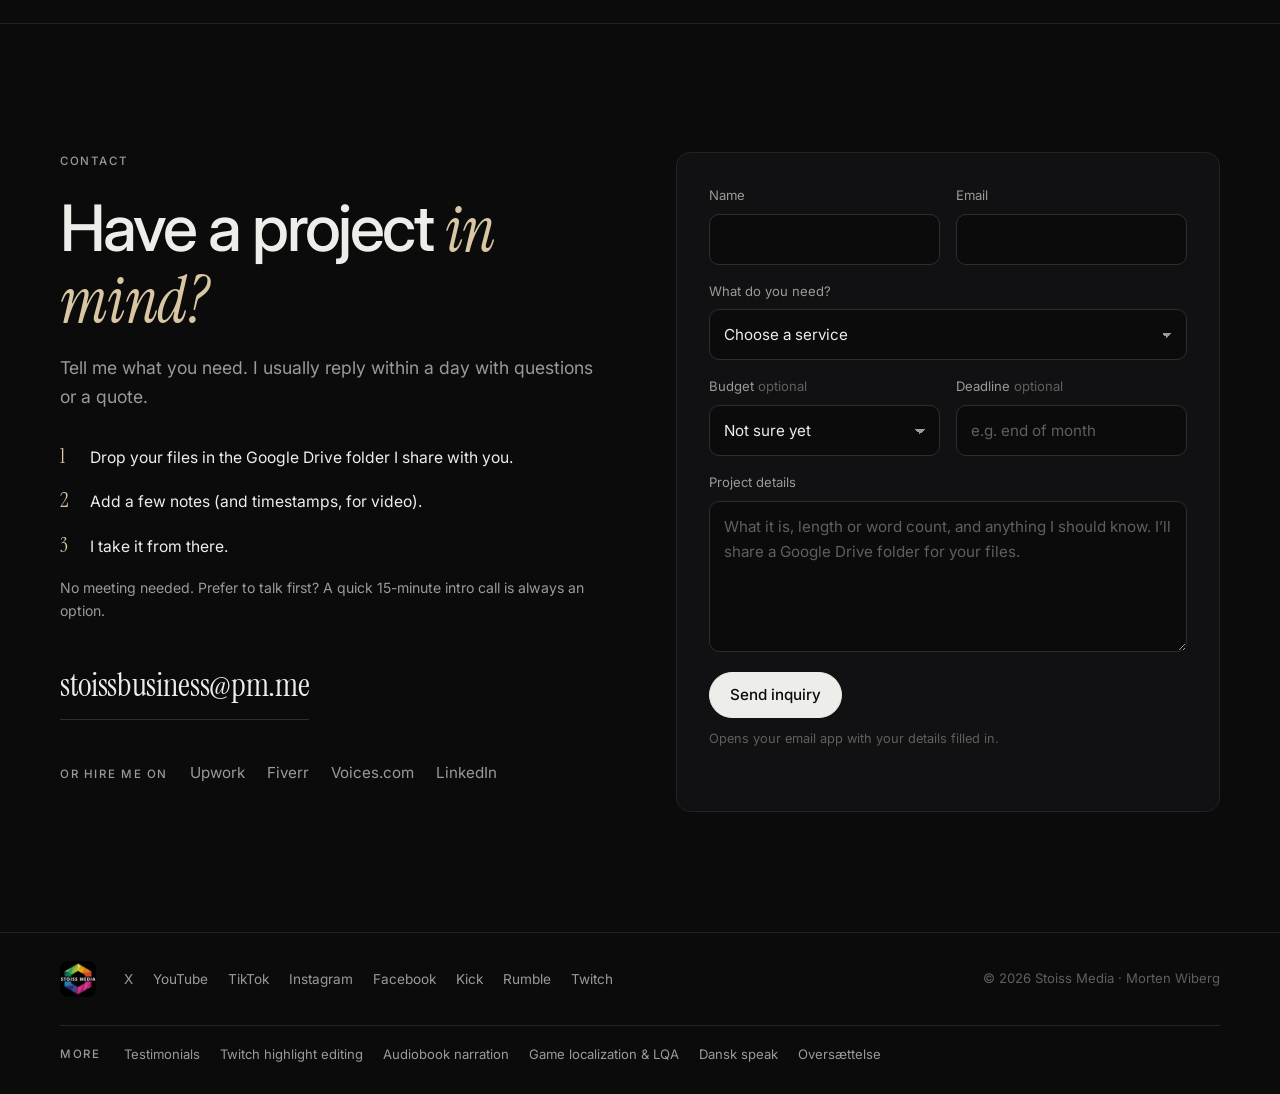
<file: testimonials.html>
<!DOCTYPE html>
<html lang="en">
<head>
  <meta charset="UTF-8">
  <meta name="viewport" content="width=device-width, initial-scale=1">
  <title>Stoiss Media · Client Testimonials</title>
  <meta name="description" content="What creators and game developers say about working with Morten Wiberg (Stoiss Media) on video editing, voiceover and English–Danish translation.">
  <link rel="canonical" href="https://stoiss.dk/testimonials.html">
  <meta name="theme-color" content="#0b0b0c">
  <meta name="color-scheme" content="dark">

  <meta property="og:type" content="website">
  <meta property="og:url" content="https://stoiss.dk/testimonials.html">
  <meta property="og:title" content="Stoiss Media · Client Testimonials">
  <meta property="og:description" content="What creators and game developers say about working with Morten Wiberg (Stoiss Media) on video editing, voiceover and English–Danish translation.">
  <meta property="og:image" content="https://stoiss.dk/assets/og-image.jpg">
  <meta name="twitter:card" content="summary_large_image">

  <link rel="icon" type="image/png" href="assets/favicon.png">
  <link rel="apple-touch-icon" href="assets/apple-touch-icon.png">
  <link rel="preconnect" href="https://fonts.googleapis.com">
  <link rel="preconnect" href="https://fonts.gstatic.com" crossorigin>
  <link rel="preconnect" href="https://i.ytimg.com">
  <link href="https://fonts.googleapis.com/css2?family=Inter:wght@400;500;600&family=Instrument+Serif:ital@0;1&display=swap" rel="stylesheet">
  <link rel="stylesheet" href="styles.css?v=59">
  <script type="application/ld+json">
{
  "@context": "https://schema.org",
  "@type": "WebPage",
  "name": "Client testimonials",
  "url": "https://stoiss.dk/testimonials.html",
  "about": {
    "@type": "Person",
    "name": "Morten Wiberg",
    "url": "https://stoiss.dk/"
  }
}
  </script>
</head>
<body>
<a class="skip" href="#main">Skip to content</a>

<header class="header">
  <div class="wrap header-in">
    <a class="brand" href="./" aria-label="Stoiss Media, home">Stoiss<span>Media</span></a>
    <nav class="nav" aria-label="Main">
      <a href="video-editing.html">Video editing</a>
      <a href="voiceover.html">Voiceover</a>
      <a href="localization.html">Translation</a>
      <a href="./#about">About</a>
    </nav>
    <a class="btn btn-sm" href="#contact">Get in touch</a>
  </div>
</header>

<main id="main">

<!-- PAGE HERO -->
<section class="page-hero" id="top">
  <div class="wrap">
    <h1><span class="label h1-kw">Client testimonials · Stoiss Media</span>In their <em>own words.</em></h1>
    <p class="lead">What creators and developers say about working with me. Most of my client work is under NDA, so these are the clients who are free to speak publicly.</p>
    <div class="actions"><a class="btn" href="#contact">Start a project</a><a class="btn btn-ghost" href="./#work">See the work</a></div>
  </div>
</section>

<!-- ALL TESTIMONIALS: the full list. Order = priority. Same card format as the home page. -->
<section class="section" id="testimonials">
  <div class="wrap">
    <ul class="quotes" data-all>
      <li class="testi">
        <img class="testi-logo" src="assets/clients/magoroku.jpg" width="800" height="213" alt="Magoroku" loading="lazy">
        <blockquote>
          <p>Stoiss works hard and is not shy about steering you in a better direction for your content. If he suggests something really consider what he is advising!</p>
          <p>Great under pressure and as far as I can remember never missed a deadline and even zoomed through some last minute rush tasks given to him!</p>
        </blockquote>
        <p class="who"><strong>Magoroku</strong><span>YouTuber and Twitch Streamer</span><span class="label">Video editing</span><span class="who-links"><a href="https://www.twitch.tv/magoroku" target="_blank" rel="noopener">Twitch ↗</a><a href="https://www.youtube.com/@Magoroku" target="_blank" rel="noopener">YouTube ↗</a></span></p>
      </li>
      <li class="testi">
        <img class="testi-logo" src="assets/clients/non-nobis-games.jpg" width="800" height="213" alt="Non Nobis Games" loading="lazy">
        <blockquote>
          <p>Morten helped translate my game Dirge into Danish, and I really appreciated how much care he put into getting the tone right. He thought about what each line meant in the moment and how it would come across to someone playing the game. As the developer, it meant a lot to have someone put that kind of thought into bringing Dirge to a new audience.</p>
          <p>Morten was also a great person to have on the QA and testing side. When you’ve spent so much time building a game, it’s easy to take for granted what a player will understand. Morten brought a fresh pair of eyes and gave me thoughtful, practical feedback. He was a pleasure to work with, and I’d happily recommend him to any developer looking for help with Danish translation or game testing.</p>
        </blockquote>
        <p class="who"><strong>Phil</strong><span>Lead Developer, Non Nobis Games</span><span class="label">Translation, localization &amp; QA</span><span class="who-links"><a href="https://non-nobis-games.com/" target="_blank" rel="noopener">Non Nobis Games ↗</a></span></p>
      </li>
      <li class="testi pending">
        <img class="testi-logo" src="assets/clients/irishdev13.jpg" width="800" height="213" alt="IrishDev13" loading="lazy">
        <!-- PLACEHOLDER: replace the text below with IrishDev13's quote and remove " pending" from the class above. -->
        <blockquote>
          <p>Testimonial coming soon.</p>
        </blockquote>
        <p class="who"><strong>IrishDev13</strong><span>Twitch Streamer</span><span class="label">Video editing</span><span class="who-links"><a href="https://www.twitch.tv/irishdev13" target="_blank" rel="noopener">Twitch ↗</a></span></p>
      </li>
      <li class="testi pending">
        <img class="testi-logo" src="assets/clients/roseydisposition.jpg" width="800" height="213" alt="RoseyDisposition" loading="lazy">
        <!-- PLACEHOLDER: replace the text below with RoseyDisposition's quote and remove " pending" from the class above. -->
        <blockquote>
          <p>Testimonial coming soon.</p>
        </blockquote>
        <p class="who"><strong>RoseyDisposition</strong><span>Twitch Streamer</span><span class="label">Video editing</span><span class="who-links"><a href="https://www.twitch.tv/roseydisposition" target="_blank" rel="noopener">Twitch ↗</a></span></p>
      </li>
    </ul>
  </div>
</section>

<!-- CONTACT -->
<section class="contact" id="contact">
  <div class="wrap contact-in">
    <div class="contact-copy">
      <p class="label">Contact</p>
      <h2>Have a project <em>in mind?</em></h2>
      <p class="lead">Tell me what you need. I usually reply within a day with questions or a quote.</p>
      <div class="start" role="list">
        <p role="listitem"><span aria-hidden="true">1</span>Drop your files in the Google Drive folder I share with you.</p>
        <p role="listitem"><span aria-hidden="true">2</span>Add a few notes (and timestamps, for video).</p>
        <p role="listitem"><span aria-hidden="true">3</span>I take it from there.</p>
      </div>
      <p class="start-note">No meeting needed. Prefer to talk first? A quick 15-minute intro call is always an option.</p>
      <a class="mail" href="mailto:stoissbusiness@pm.me">stoissbusiness@pm.me</a>
      <div class="hire">
        <span class="label">Or hire me on</span>
        <a href="https://www.upwork.com/freelancers/~019af99ab41f622425" target="_blank" rel="noopener">Upwork</a>
        <a href="https://www.fiverr.com/stoiss" target="_blank" rel="noopener">Fiverr</a>
        <a href="https://www.voices.com/profile/mortenwiberg" target="_blank" rel="noopener">Voices.com</a>
        <a href="https://www.linkedin.com/in/stoiss/" target="_blank" rel="noopener">LinkedIn</a>
      </div>
    </div>

    <form class="form" id="inquiry" action="mailto:stoissbusiness@pm.me" method="post" enctype="text/plain">
      <div class="row">
        <label>Name<input name="name" required autocomplete="name"></label>
        <label>Email<input name="email" type="email" required autocomplete="email"></label>
      </div>
      <label>What do you need?
        <select name="service" id="service" required>
          <option value="" disabled selected>Choose a service</option>
          <option>Video editing</option>
          <option>Voiceover</option>
          <option>Translation / localization</option>
          <option>Something else</option>
        </select>
      </label>
      <div class="row">
        <label><span>Budget <span class="opt">optional</span></span>
          <select name="budget">
            <option value="">Not sure yet</option>
            <option>Under $250</option>
            <option>$250–$750</option>
            <option>$750–$2,000</option>
            <option>$2,000+</option>
          </select>
        </label>
        <label><span>Deadline <span class="opt">optional</span></span><input name="deadline" placeholder="e.g. end of month"></label>
      </div>
      <label>Project details<textarea name="message" rows="5" required placeholder="What it is, length or word count, and anything I should know. I’ll share a Google Drive folder for your files."></textarea></label>
      <input type="text" name="website" class="hp" tabindex="-1" autocomplete="off" aria-hidden="true">
      <button class="btn" type="submit">Send inquiry</button>
      <p class="form-sub">Opens your email app with your details filled in.</p>
      <p class="form-note" id="form-note" role="status"></p>
    </form>
  </div>
</section>

</main>

<footer class="footer">
  <div class="wrap footer-in">
    <img src="assets/logo.png" width="44" height="44" alt="Stoiss Media logo">
    <nav class="social" aria-label="Social">
      <a href="https://x.com/StoissMedia" target="_blank" rel="noopener">X</a>
      <a href="https://www.youtube.com/@StoissMedia" target="_blank" rel="noopener">YouTube</a>
      <a href="https://www.tiktok.com/@stoissmedia" target="_blank" rel="noopener">TikTok</a>
      <a href="https://www.instagram.com/stoissmedia/" target="_blank" rel="noopener">Instagram</a>
      <a href="https://www.facebook.com/StoissMedia/" target="_blank" rel="noopener">Facebook</a>
      <a href="https://kick.com/stoissmedia" target="_blank" rel="noopener">Kick</a>
      <a href="https://rumble.com/user/StoissMedia" target="_blank" rel="noopener">Rumble</a>
      <a href="https://www.twitch.tv/stoissmedia" target="_blank" rel="noopener">Twitch</a>
    </nav>
<nav class="foot-links" aria-label="More">
      <span class="label">More</span>
      <a href="testimonials.html">Testimonials</a>
      <a href="twitch-highlight-editor.html">Twitch highlight editing</a>
      <a href="audiobook-narrator.html">Audiobook narration</a>
      <a href="danish-game-localization.html">Game localization &amp; LQA</a>
      <a href="da/speak.html" lang="da" hreflang="da">Dansk speak</a>
      <a href="da/oversaettelse.html" lang="da" hreflang="da">Oversættelse</a>
    </nav>
    <p>© <span id="y">2026</span> Stoiss Media · Morten Wiberg</p>
  </div>
</footer>

<script>
  // Click-to-play YouTube: loads the player only when asked (fast page, no tracking until play).
  document.querySelectorAll('.yt').forEach(function (b) {
    var img = b.querySelector('img');
    img.addEventListener('load', function () {
      if (img.naturalWidth <= 120) img.src = img.src.replace('maxresdefault', 'hqdefault');
    });
    img.addEventListener('error', function () {
      if (img.src.indexOf('maxresdefault') > -1) img.src = img.src.replace('maxresdefault', 'hqdefault');
      else img.style.visibility = 'hidden';
    });
    b.addEventListener('click', function () {
      var f = document.createElement('iframe');
      f.src = 'https://www.youtube-nocookie.com/embed/' + b.dataset.id + '?autoplay=1&rel=0';
      f.title = b.getAttribute('aria-label').replace('Play: ', '');
      f.allow = 'autoplay; encrypted-media; picture-in-picture; fullscreen';
      f.allowFullscreen = true;
      b.replaceWith(f);
    });
  });
  // Buttons with data-service preselect the form.
  document.querySelectorAll('[data-service]').forEach(function (a) {
    a.addEventListener('click', function () { document.getElementById('service').value = a.dataset.service; });
  });

  // Inquiry form: opens the visitor's email app with everything pre-filled.
  (function () {
    var f = document.getElementById('inquiry'), note = document.getElementById('form-note');
    f.addEventListener('submit', function (e) {
      e.preventDefault();
      var d = new FormData(f);
      if (d.get('website')) return;
      var body = 'Name: ' + d.get('name') + '\nEmail: ' + d.get('email') + '\nService: ' + d.get('service') +
        '\nBudget: ' + (d.get('budget') || 'Not sure') + '\nDeadline: ' + (d.get('deadline') || '-') + '\n\n' + d.get('message');
      location.href = 'mailto:stoissbusiness@pm.me?subject=' + encodeURIComponent('Project inquiry: ' + d.get('service')) + '&body=' + encodeURIComponent(body);
      note.textContent = 'Your email app should open with everything filled in. If nothing happens, email stoissbusiness@pm.me directly.';
    });
  })();

  // Logo wall: show the image if the file exists, otherwise keep the text name.
  document.querySelectorAll('.logo img').forEach(function (img) {
    function ok() { img.parentNode.classList.add('has-img'); }
    if (img.complete && img.naturalWidth) ok();
    img.addEventListener('load', ok);
    img.addEventListener('error', function () {
      var fb = img.getAttribute('data-fallback');
      if (fb && img.src.indexOf(fb) < 0) { img.src = fb; } else { img.remove(); }
    });
  });

  document.getElementById('y').textContent = new Date().getFullYear();
</script>
<script>
  // Testimonials: long quotes are cut to a few lines with a "Read more" button that expands them in the card.
  (function () {
    var LINES = 6;
    document.querySelectorAll('.testi blockquote').forEach(function (q) {
      var p = q.querySelector('p'); if (!p) return;
      var lh = parseFloat(getComputedStyle(p).lineHeight) || 24;
      var pad = parseFloat(getComputedStyle(q).paddingTop) || 0;
      var max = Math.round(pad + lh * LINES);
      if (q.scrollHeight <= max + lh) return;   // short enough: leave it alone
      q.classList.add('clamp'); q.style.maxHeight = max + 'px';
      if (!q.id) q.id = 'q' + Math.random().toString(36).slice(2, 8);
      var b = document.createElement('button');
      b.type = 'button'; b.className = 'read-more';
      b.setAttribute('aria-expanded', 'false'); b.setAttribute('aria-controls', q.id);
      b.textContent = 'Read more';
      b.addEventListener('click', function () {
        var open = q.classList.toggle('open');
        q.style.maxHeight = open ? q.scrollHeight + 'px' : max + 'px';
        b.textContent = open ? 'Show less' : 'Read more';
        b.setAttribute('aria-expanded', String(open));
      });
      q.after(b);
    });
  })();
</script>
<!-- Cloudflare Web Analytics --><script type='module' src='https://static.cloudflareinsights.com/beacon.min.js' data-cf-beacon='{"token": "4b6c99f902d043ec9ddbfc9294b5acd5"}'></script><!-- End Cloudflare Web Analytics -->
</body>
</html>
</file>
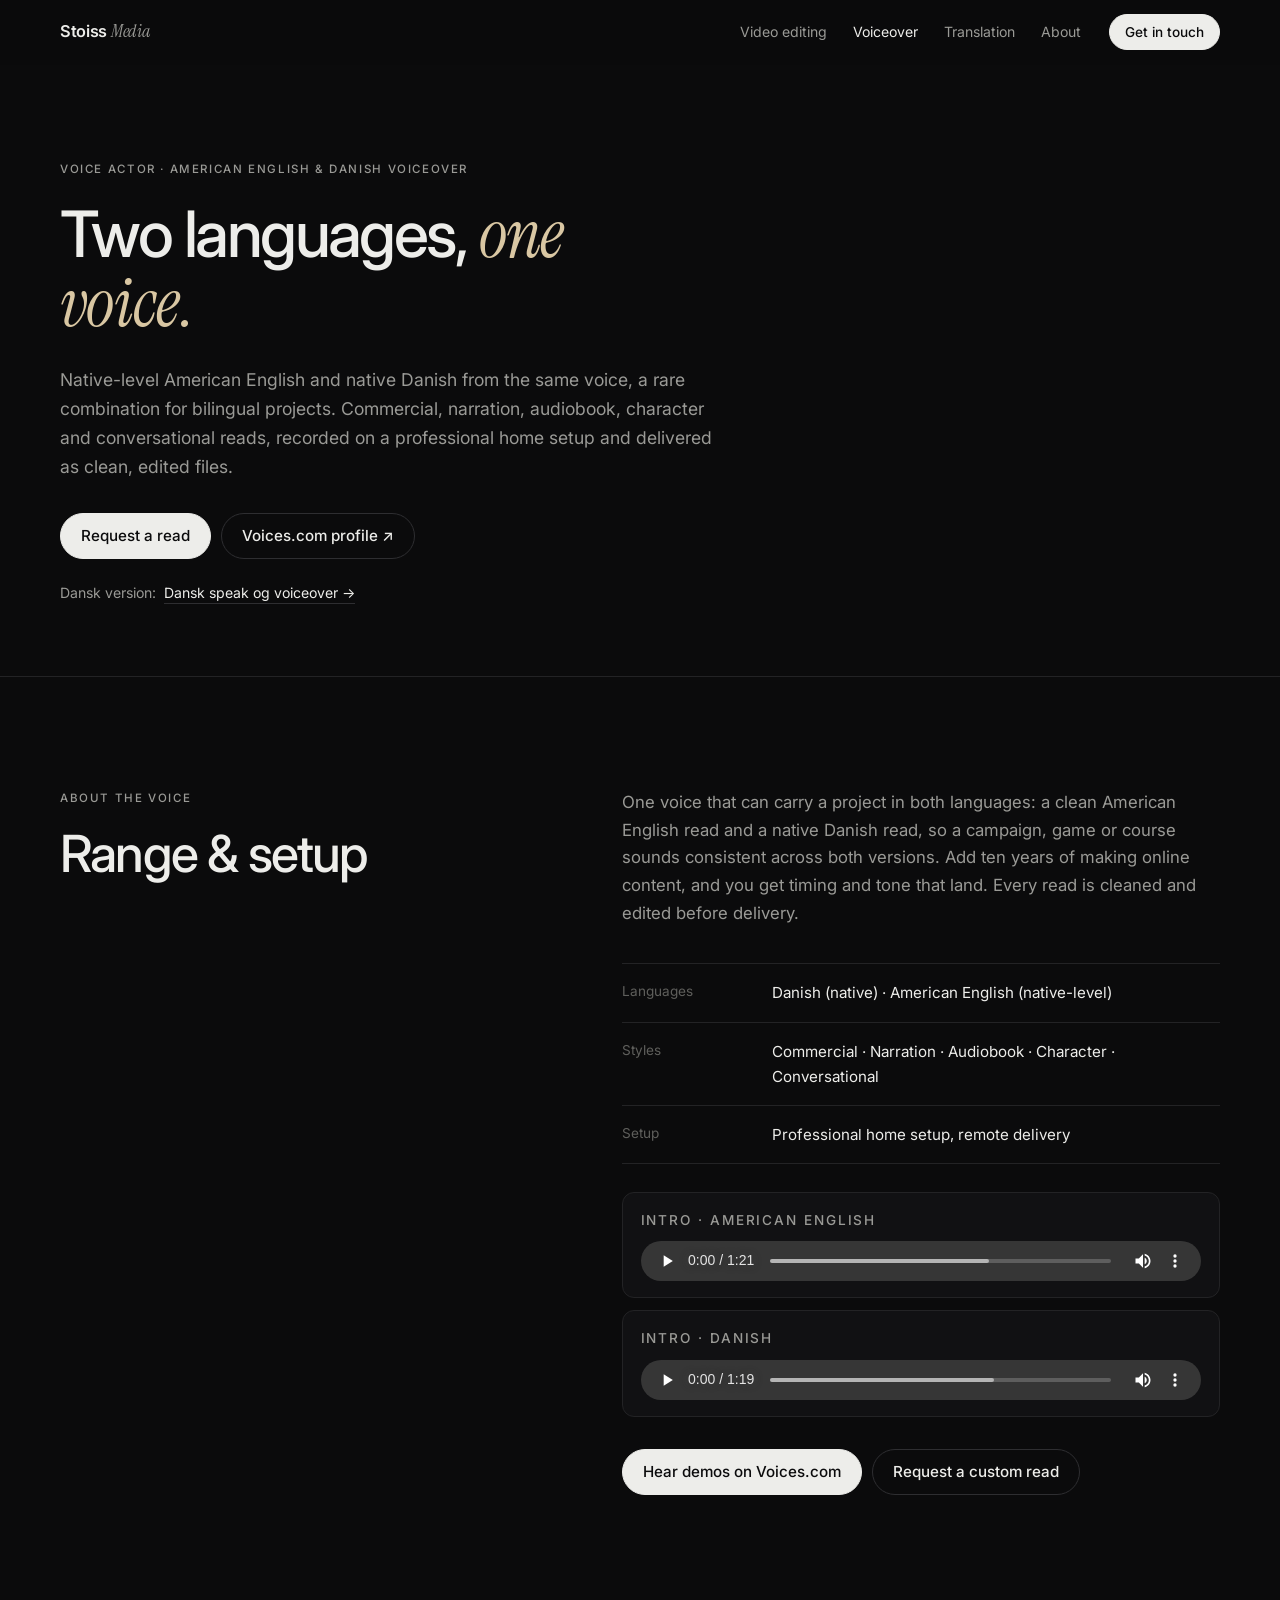
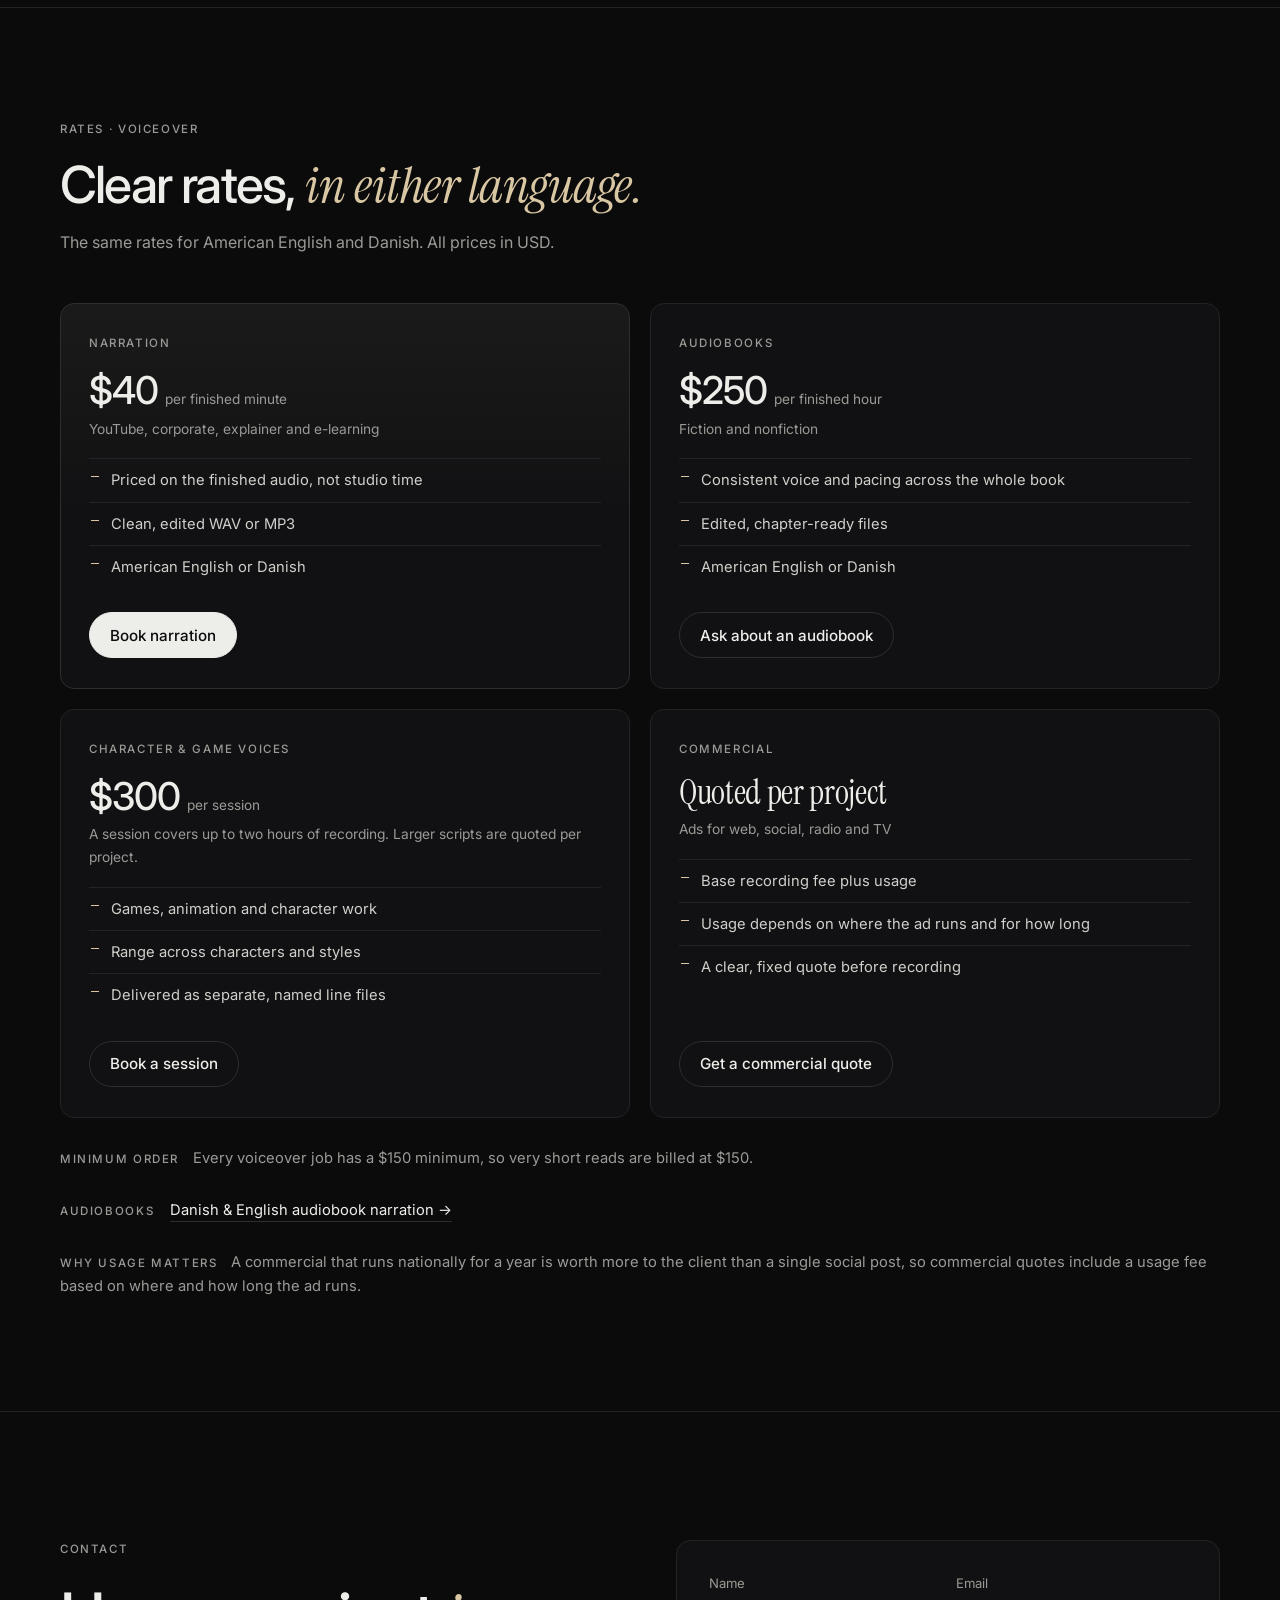
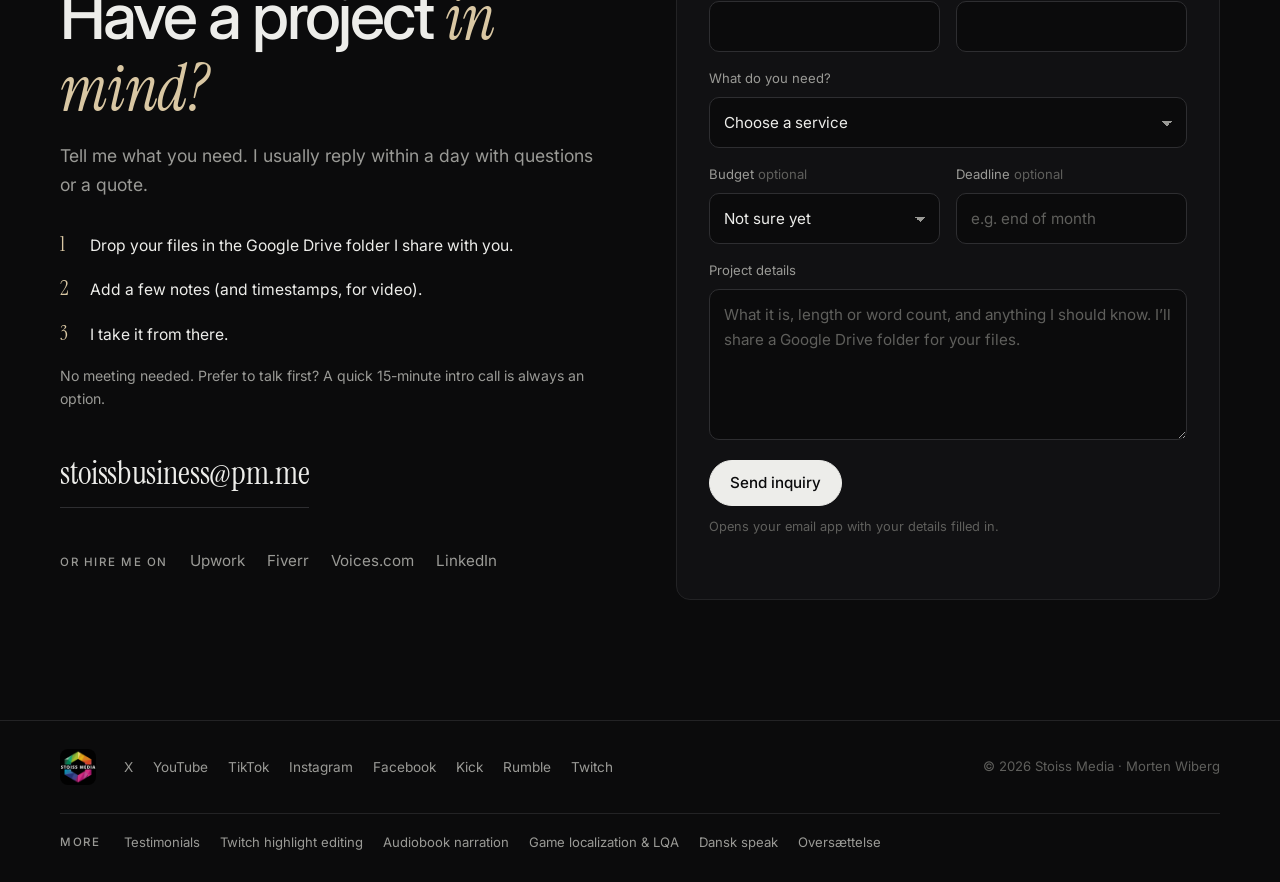
<file: voiceover.html>
<!DOCTYPE html>
<html lang="en">
<head>
  <meta charset="UTF-8">
  <meta name="viewport" content="width=device-width, initial-scale=1">
  <title>Stoiss Media · American English & Danish Voiceover</title>
  <meta name="description" content="American English and native Danish voiceover: narration from $40 per finished minute, audiobooks, character, game and commercial reads.">
  <link rel="canonical" href="https://stoiss.dk/voiceover.html">
  <link rel="alternate" hreflang="en" href="https://stoiss.dk/voiceover.html">
  <link rel="alternate" hreflang="da" href="https://stoiss.dk/da/speak.html">
  <link rel="alternate" hreflang="x-default" href="https://stoiss.dk/voiceover.html">
  <meta name="theme-color" content="#0b0b0c">
  <meta name="color-scheme" content="dark">

  <meta property="og:type" content="website">
  <meta property="og:url" content="https://stoiss.dk/voiceover.html">
  <meta property="og:title" content="Stoiss Media · American English & Danish Voiceover">
  <meta property="og:description" content="American English and native Danish voiceover: narration from $40 per finished minute, audiobooks, character, game and commercial reads.">
  <meta property="og:image" content="https://stoiss.dk/assets/og-image.jpg">
  <meta name="twitter:card" content="summary_large_image">

  <link rel="icon" type="image/png" href="assets/favicon.png">
  <link rel="apple-touch-icon" href="assets/apple-touch-icon.png">
  <link rel="preconnect" href="https://fonts.googleapis.com">
  <link rel="preconnect" href="https://fonts.gstatic.com" crossorigin>
  <link rel="preconnect" href="https://i.ytimg.com">
  <link href="https://fonts.googleapis.com/css2?family=Inter:wght@400;500;600&family=Instrument+Serif:ital@0;1&display=swap" rel="stylesheet">
  <link rel="stylesheet" href="styles.css?v=59">
  <script type="application/ld+json">
{
  "@context": "https://schema.org",
  "@type": "Service",
  "provider": {
    "@type": "Person",
    "name": "Morten Wiberg",
    "url": "https://stoiss.dk/"
  },
  "areaServed": "Worldwide",
  "name": "American English and Danish voiceover",
  "serviceType": "Voiceover",
  "url": "https://stoiss.dk/voiceover.html",
  "availableLanguage": [
    "en-US",
    "da"
  ],
  "offers": {
    "@type": "Offer",
    "priceCurrency": "USD",
    "price": "40",
    "description": "Narration from $40 per finished minute"
  }
}
  </script>
</head>
<body>
<a class="skip" href="#main">Skip to content</a>

<header class="header">
  <div class="wrap header-in">
    <a class="brand" href="./" aria-label="Stoiss Media, home">Stoiss<span>Media</span></a>
    <nav class="nav" aria-label="Main">
      <a href="video-editing.html">Video editing</a>
      <a href="voiceover.html" aria-current="page">Voiceover</a>
      <a href="localization.html">Translation</a>
      <a href="./#about">About</a>
    </nav>
    <a class="btn btn-sm" href="#contact">Get in touch</a>
  </div>
</header>

<main id="main">

<!-- PAGE HERO -->
<section class="page-hero" id="top">
  <div class="wrap">
    <h1><span class="label h1-kw">Voice actor · American English &amp; Danish voiceover</span>Two languages, <em>one voice.</em></h1>
    <p class="lead">Native-level American English and native Danish from the same voice, a rare combination for bilingual projects. Commercial, narration, audiobook, character and conversational reads, recorded on a professional home setup and delivered as clean, edited files.</p>
    <div class="actions"><a class="btn" href="#contact" data-service="Voiceover">Request a read</a><a class="btn btn-ghost" href="https://www.voices.com/profile/mortenwiberg" target="_blank" rel="noopener">Voices.com profile ↗</a></div>
    <p class="lang-switch">Dansk version: <a class="link" href="da/speak.html" lang="da" hreflang="da">Dansk speak og voiceover →</a></p>
  </div>
</section>

<!-- VOICE -->
<section class="section" id="voice">
  <div class="wrap two">
    <header class="sec-head">
      <p class="label">About the voice</p>
      <h2>Range &amp; setup</h2>
    </header>
    <div class="body">
      <p>One voice that can carry a project in both languages: a clean American English read and a native Danish read, so a campaign, game or course sounds consistent across both versions. Add ten years of making online content, and you get timing and tone that land. Every read is cleaned and edited before delivery.</p>
      <dl class="facts">
        <div><dt>Languages</dt><dd>Danish (native) · American English (native-level)</dd></div>
        <div><dt>Styles</dt><dd>Commercial · Narration · Audiobook · Character · Conversational</dd></div>
        <div><dt>Setup</dt><dd>Professional home setup, remote delivery</dd></div>
      </dl>
      <!-- VOICE DEMOS: MP3s live in assets/audio/. Replace a file with the same name to update a demo. -->
      <div class="demos">
        <figure class="demo"><figcaption class="label">Intro · American English</figcaption><audio controls preload="metadata" src="assets/audio/intro-en.mp3"></audio></figure>
        <figure class="demo"><figcaption class="label">Intro · Danish</figcaption><audio controls preload="metadata" src="assets/audio/intro-da.mp3"></audio></figure>
      </div>

      <div class="actions">
        <a class="btn" href="https://www.voices.com/profile/mortenwiberg" target="_blank" rel="noopener">Hear demos on Voices.com</a>
        <a class="btn btn-ghost" href="#contact" data-service="Voiceover">Request a custom read</a>
      </div>
    </div>
  </div>
</section>

<!-- VOICE RATES -->
<section class="section" id="rates">
  <div class="wrap">
    <header class="sec-head">
      <p class="label">Rates · Voiceover</p>
      <h2>Clear rates, <em>in either language.</em></h2>
      <p class="sec-sub">The same rates for American English and Danish. All prices in USD.</p>
    </header>

    <ul class="rates rates-2">
      <li class="feat">
        <p class="label">Narration</p>
        <p class="price">$40 <small>per finished minute</small></p>
        <p class="pnote">YouTube, corporate, explainer and e-learning</p>
        <ul class="incl">
          <li>Priced on the finished audio, not studio time</li>
          <li>Clean, edited WAV or MP3</li>
          <li>American English or Danish</li>
        </ul>
        <a class="btn" href="#contact" data-service="Voiceover">Book narration</a>
      </li>
      <li>
        <p class="label">Audiobooks</p>
        <p class="price">$250 <small>per finished hour</small></p>
        <p class="pnote">Fiction and nonfiction</p>
        <ul class="incl">
          <li>Consistent voice and pacing across the whole book</li>
          <li>Edited, chapter-ready files</li>
          <li>American English or Danish</li>
        </ul>
        <a class="btn btn-ghost" href="#contact" data-service="Voiceover">Ask about an audiobook</a>
      </li>
      <li>
        <p class="label">Character &amp; game voices</p>
        <p class="price">$300 <small>per session</small></p>
        <p class="pnote">A session covers up to two hours of recording. Larger scripts are quoted per project.</p>
        <ul class="incl">
          <li>Games, animation and character work</li>
          <li>Range across characters and styles</li>
          <li>Delivered as separate, named line files</li>
        </ul>
        <a class="btn btn-ghost" href="#contact" data-service="Voiceover">Book a session</a>
      </li>
      <li>
        <p class="label">Commercial</p>
        <p class="price t-soft-price">Quoted per project</p>
        <p class="pnote">Ads for web, social, radio and TV</p>
        <ul class="incl">
          <li>Base recording fee plus usage</li>
          <li>Usage depends on where the ad runs and for how long</li>
          <li>A clear, fixed quote before recording</li>
        </ul>
        <a class="btn btn-ghost" href="#contact" data-service="Voiceover">Get a commercial quote</a>
      </li>
    </ul>

    <p class="other-rates"><span class="label">Minimum order</span>Every voiceover job has a $150 minimum, so very short reads are billed at $150.</p>
    <p class="other-rates"><span class="label">Audiobooks</span><a class="link" href="audiobook-narrator.html">Danish &amp; English audiobook narration →</a></p>
    <p class="other-rates"><span class="label">Why usage matters</span>A commercial that runs nationally for a year is worth more to the client than a single social post, so commercial quotes include a usage fee based on where and how long the ad runs.</p>
  </div>
</section>

<!-- CONTACT -->
<section class="contact" id="contact">
  <div class="wrap contact-in">
    <div class="contact-copy">
      <p class="label">Contact</p>
      <h2>Have a project <em>in mind?</em></h2>
      <p class="lead">Tell me what you need. I usually reply within a day with questions or a quote.</p>
      <div class="start" role="list">
        <p role="listitem"><span aria-hidden="true">1</span>Drop your files in the Google Drive folder I share with you.</p>
        <p role="listitem"><span aria-hidden="true">2</span>Add a few notes (and timestamps, for video).</p>
        <p role="listitem"><span aria-hidden="true">3</span>I take it from there.</p>
      </div>
      <p class="start-note">No meeting needed. Prefer to talk first? A quick 15-minute intro call is always an option.</p>
      <a class="mail" href="mailto:stoissbusiness@pm.me">stoissbusiness@pm.me</a>
      <div class="hire">
        <span class="label">Or hire me on</span>
        <a href="https://www.upwork.com/freelancers/~019af99ab41f622425" target="_blank" rel="noopener">Upwork</a>
        <a href="https://www.fiverr.com/stoiss" target="_blank" rel="noopener">Fiverr</a>
        <a href="https://www.voices.com/profile/mortenwiberg" target="_blank" rel="noopener">Voices.com</a>
        <a href="https://www.linkedin.com/in/stoiss/" target="_blank" rel="noopener">LinkedIn</a>
      </div>
    </div>

    <form class="form" id="inquiry" action="mailto:stoissbusiness@pm.me" method="post" enctype="text/plain">
      <div class="row">
        <label>Name<input name="name" required autocomplete="name"></label>
        <label>Email<input name="email" type="email" required autocomplete="email"></label>
      </div>
      <label>What do you need?
        <select name="service" id="service" required>
          <option value="" disabled selected>Choose a service</option>
          <option>Video editing</option>
          <option>Voiceover</option>
          <option>Translation / localization</option>
          <option>Something else</option>
        </select>
      </label>
      <div class="row">
        <label><span>Budget <span class="opt">optional</span></span>
          <select name="budget">
            <option value="">Not sure yet</option>
            <option>Under $250</option>
            <option>$250–$750</option>
            <option>$750–$2,000</option>
            <option>$2,000+</option>
          </select>
        </label>
        <label><span>Deadline <span class="opt">optional</span></span><input name="deadline" placeholder="e.g. end of month"></label>
      </div>
      <label>Project details<textarea name="message" rows="5" required placeholder="What it is, length or word count, and anything I should know. I’ll share a Google Drive folder for your files."></textarea></label>
      <input type="text" name="website" class="hp" tabindex="-1" autocomplete="off" aria-hidden="true">
      <button class="btn" type="submit">Send inquiry</button>
      <p class="form-sub">Opens your email app with your details filled in.</p>
      <p class="form-note" id="form-note" role="status"></p>
    </form>
  </div>
</section>

</main>

<footer class="footer">
  <div class="wrap footer-in">
    <img src="assets/logo.png" width="44" height="44" alt="Stoiss Media logo">
    <nav class="social" aria-label="Social">
      <a href="https://x.com/StoissMedia" target="_blank" rel="noopener">X</a>
      <a href="https://www.youtube.com/@StoissMedia" target="_blank" rel="noopener">YouTube</a>
      <a href="https://www.tiktok.com/@stoissmedia" target="_blank" rel="noopener">TikTok</a>
      <a href="https://www.instagram.com/stoissmedia/" target="_blank" rel="noopener">Instagram</a>
      <a href="https://www.facebook.com/StoissMedia/" target="_blank" rel="noopener">Facebook</a>
      <a href="https://kick.com/stoissmedia" target="_blank" rel="noopener">Kick</a>
      <a href="https://rumble.com/user/StoissMedia" target="_blank" rel="noopener">Rumble</a>
      <a href="https://www.twitch.tv/stoissmedia" target="_blank" rel="noopener">Twitch</a>
    </nav>
<nav class="foot-links" aria-label="More">
      <span class="label">More</span>
      <a href="testimonials.html">Testimonials</a>
      <a href="twitch-highlight-editor.html">Twitch highlight editing</a>
      <a href="audiobook-narrator.html">Audiobook narration</a>
      <a href="danish-game-localization.html">Game localization &amp; LQA</a>
      <a href="da/speak.html" lang="da" hreflang="da">Dansk speak</a>
      <a href="da/oversaettelse.html" lang="da" hreflang="da">Oversættelse</a>
    </nav>
    <p>© <span id="y">2026</span> Stoiss Media · Morten Wiberg</p>
  </div>
</footer>

<script>
  // Click-to-play YouTube: loads the player only when asked (fast page, no tracking until play).
  document.querySelectorAll('.yt').forEach(function (b) {
    var img = b.querySelector('img');
    img.addEventListener('load', function () {
      if (img.naturalWidth <= 120) img.src = img.src.replace('maxresdefault', 'hqdefault');
    });
    img.addEventListener('error', function () {
      if (img.src.indexOf('maxresdefault') > -1) img.src = img.src.replace('maxresdefault', 'hqdefault');
      else img.style.visibility = 'hidden';
    });
    b.addEventListener('click', function () {
      var f = document.createElement('iframe');
      f.src = 'https://www.youtube-nocookie.com/embed/' + b.dataset.id + '?autoplay=1&rel=0';
      f.title = b.getAttribute('aria-label').replace('Play: ', '');
      f.allow = 'autoplay; encrypted-media; picture-in-picture; fullscreen';
      f.allowFullscreen = true;
      b.replaceWith(f);
    });
  });
  // Buttons with data-service preselect the form.
  document.querySelectorAll('[data-service]').forEach(function (a) {
    a.addEventListener('click', function () { document.getElementById('service').value = a.dataset.service; });
  });

  // Inquiry form: opens the visitor's email app with everything pre-filled.
  (function () {
    var f = document.getElementById('inquiry'), note = document.getElementById('form-note');
    f.addEventListener('submit', function (e) {
      e.preventDefault();
      var d = new FormData(f);
      if (d.get('website')) return;
      var body = 'Name: ' + d.get('name') + '\nEmail: ' + d.get('email') + '\nService: ' + d.get('service') +
        '\nBudget: ' + (d.get('budget') || 'Not sure') + '\nDeadline: ' + (d.get('deadline') || '-') + '\n\n' + d.get('message');
      location.href = 'mailto:stoissbusiness@pm.me?subject=' + encodeURIComponent('Project inquiry: ' + d.get('service')) + '&body=' + encodeURIComponent(body);
      note.textContent = 'Your email app should open with everything filled in. If nothing happens, email stoissbusiness@pm.me directly.';
    });
  })();

  document.getElementById('y').textContent = new Date().getFullYear();
</script>
<!-- Cloudflare Web Analytics --><script type='module' src='https://static.cloudflareinsights.com/beacon.min.js' data-cf-beacon='{"token": "4b6c99f902d043ec9ddbfc9294b5acd5"}'></script><!-- End Cloudflare Web Analytics -->
</body>
</html>
</file>
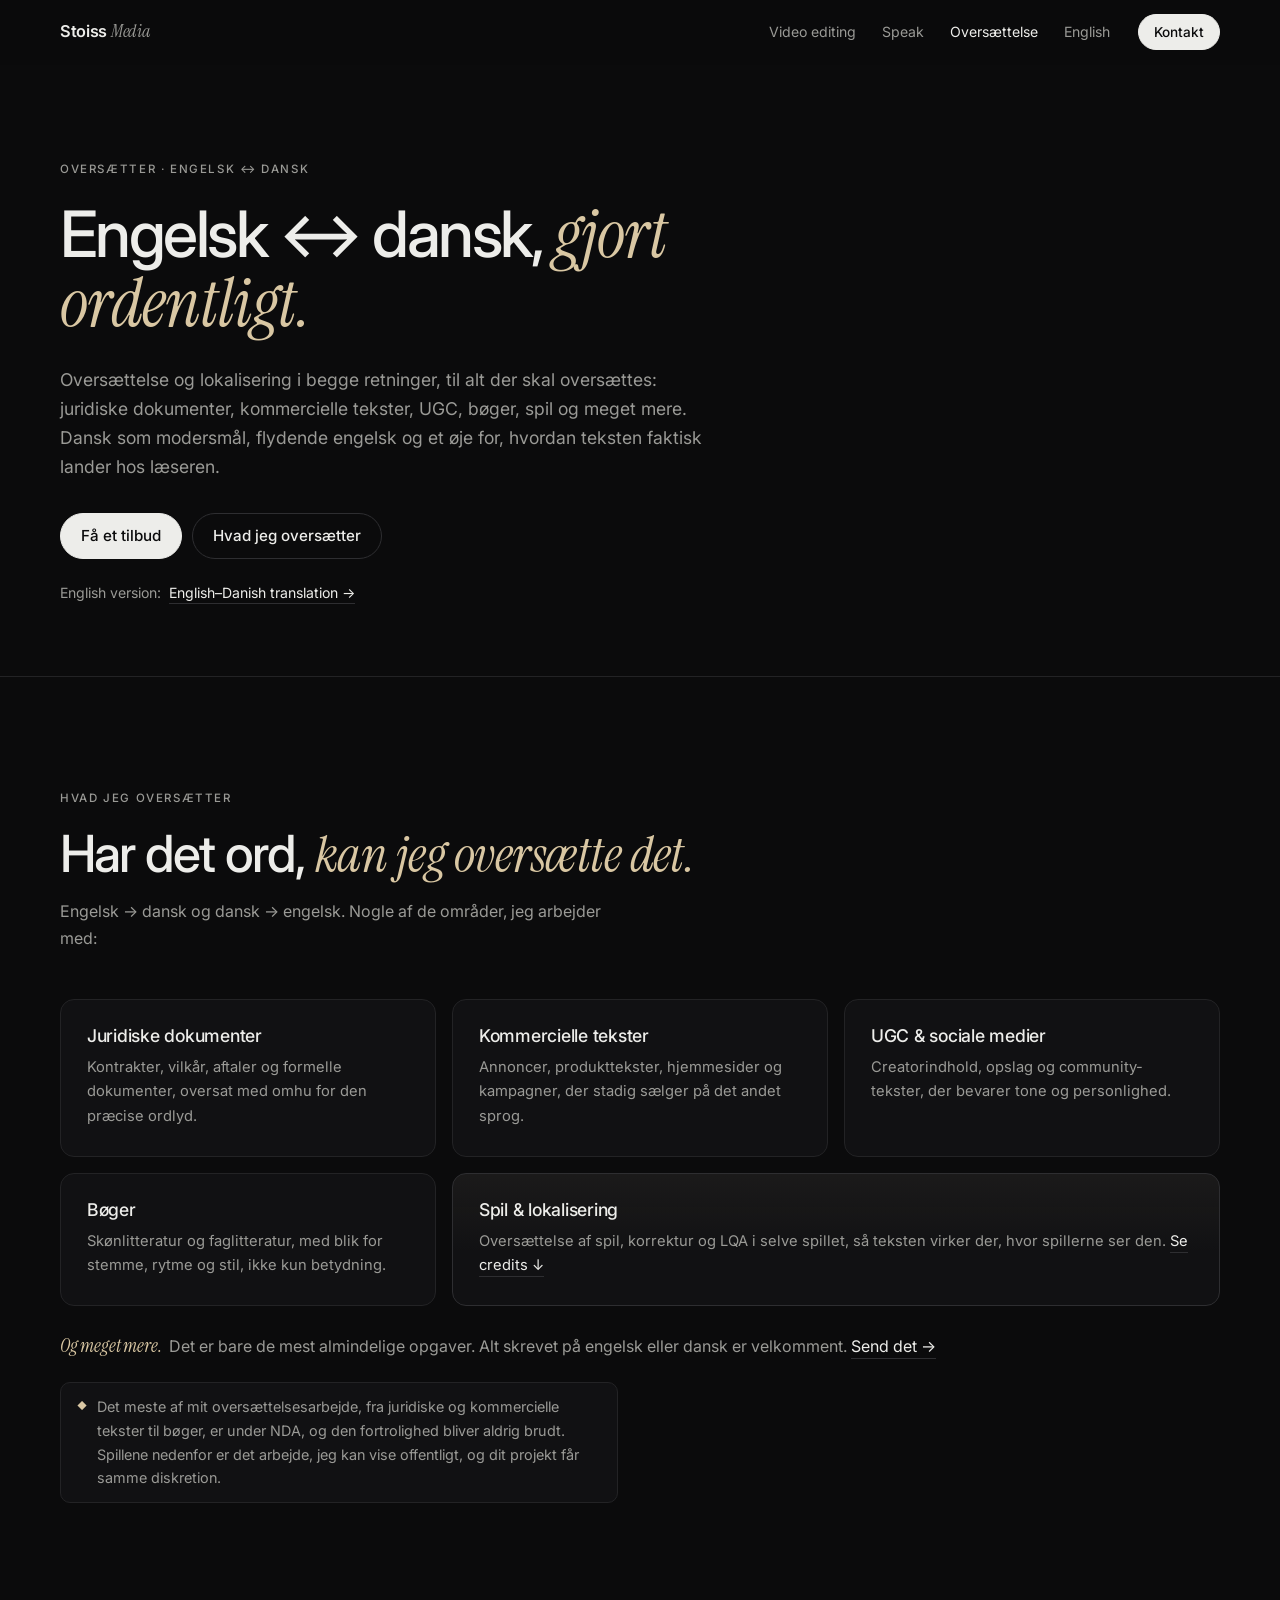
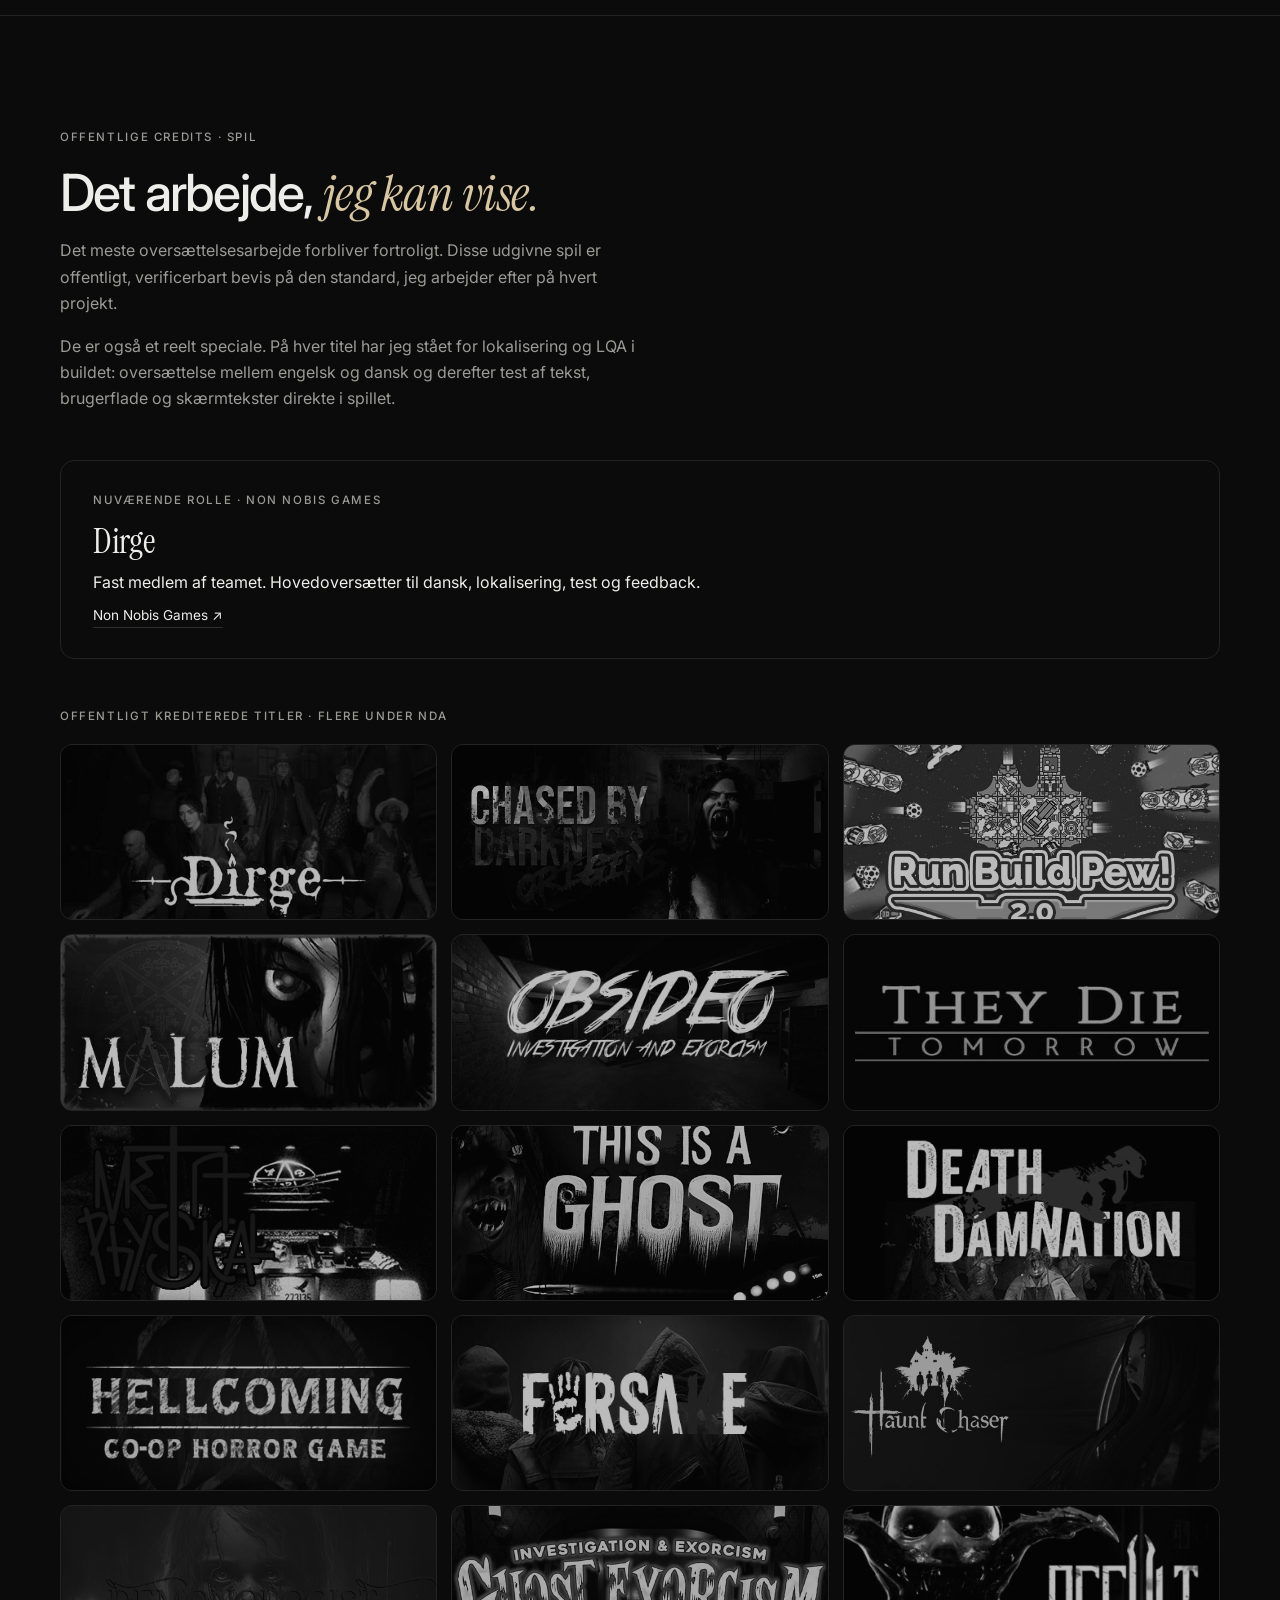
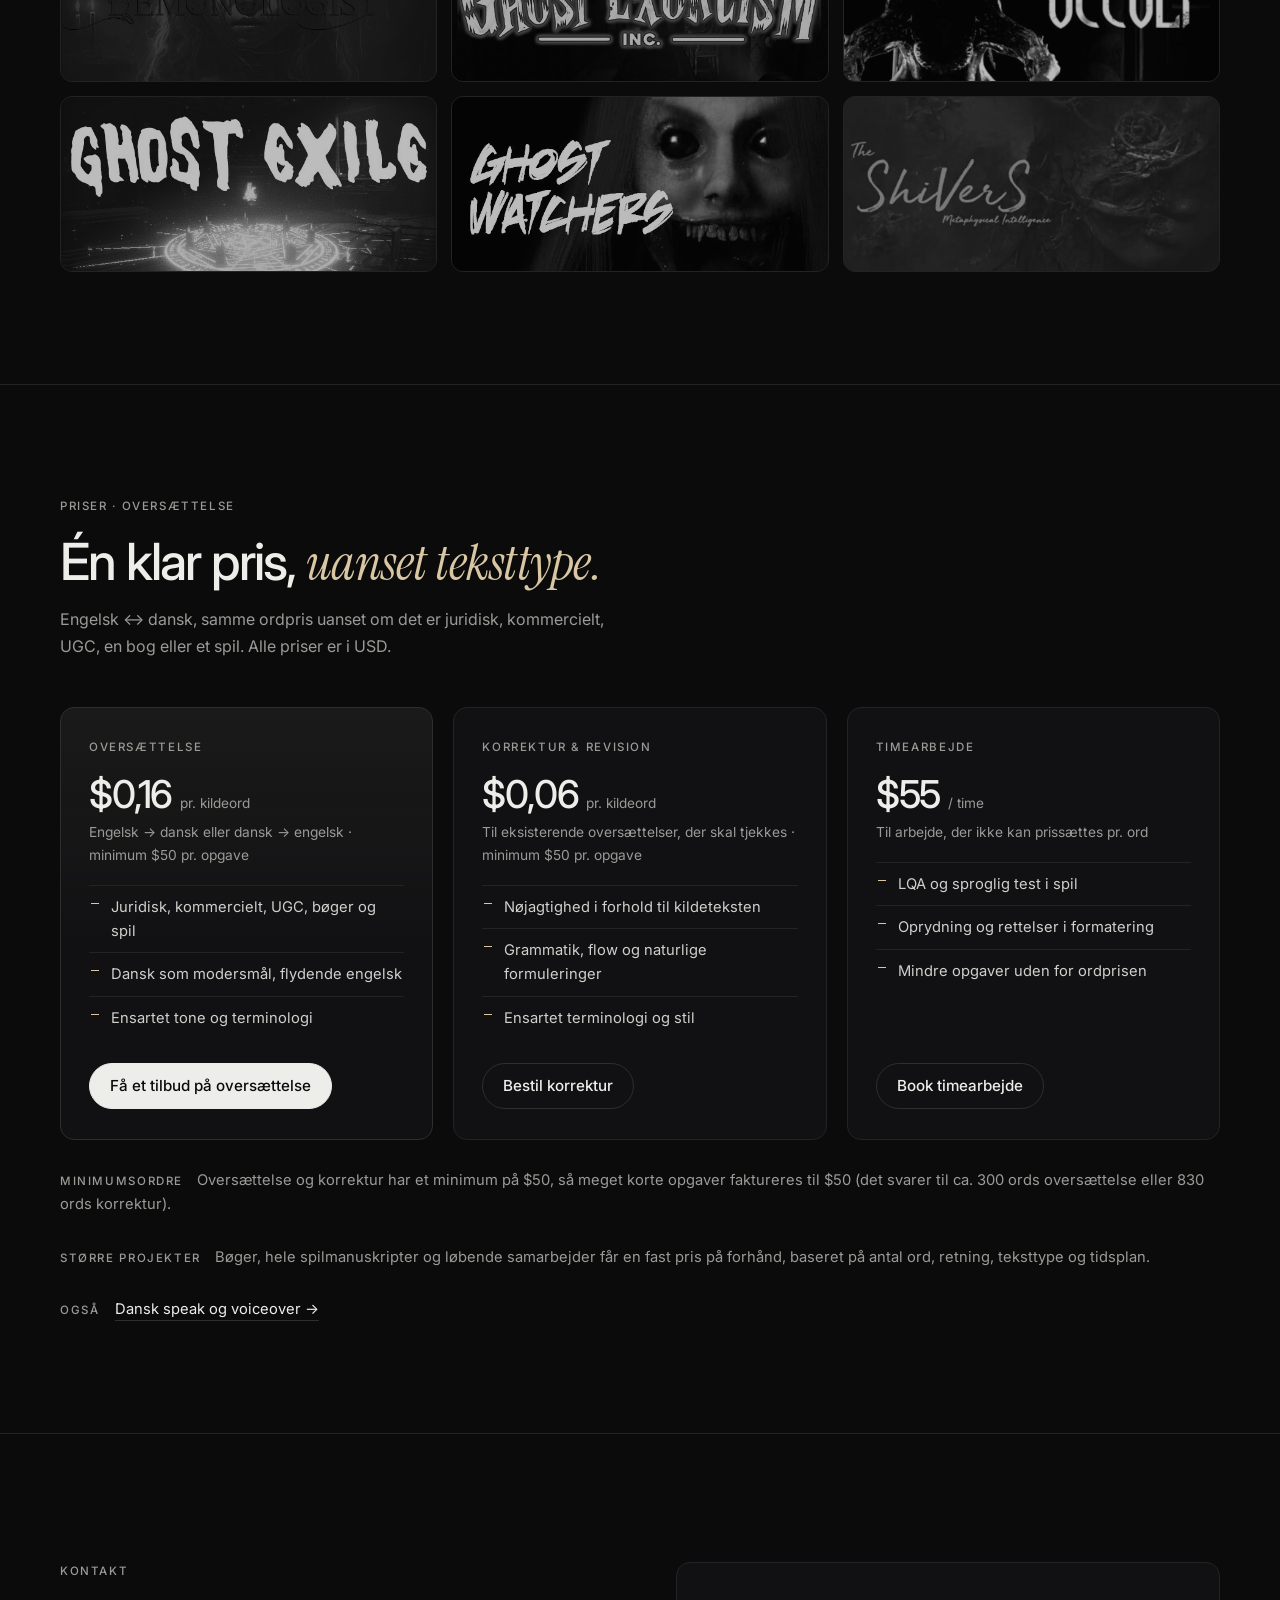
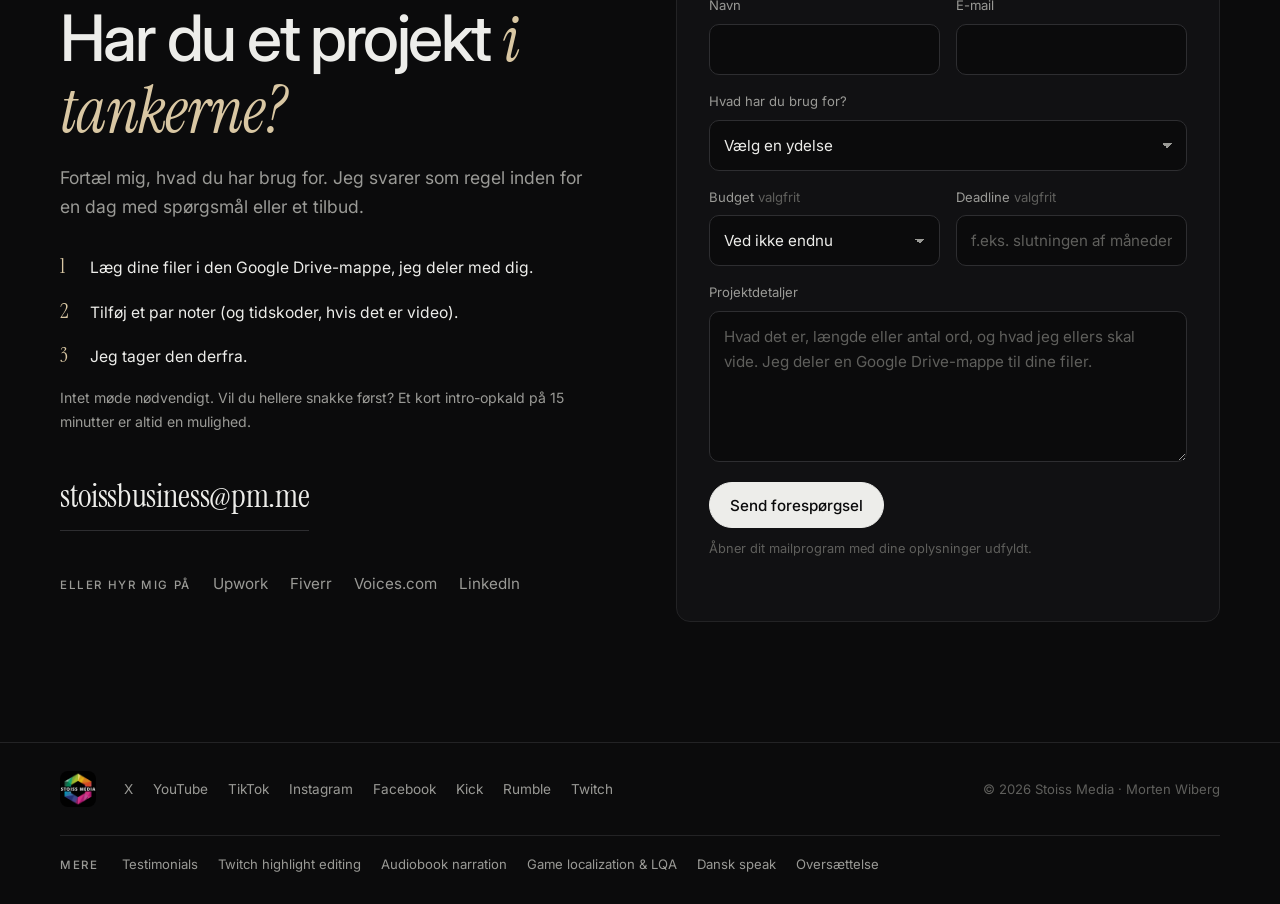
<file: da/oversaettelse.html>
<!DOCTYPE html>
<html lang="da">
<head>
  <meta charset="UTF-8">
  <meta name="viewport" content="width=device-width, initial-scale=1">
  <title>Stoiss Media · Oversættelse engelsk–dansk og dansk–engelsk</title>
  <meta name="description" content="Oversættelse mellem engelsk og dansk: juridiske og kommercielle tekster, UGC, bøger og spil med LQA. Fra $0,16 pr. ord.">
  <link rel="canonical" href="https://stoiss.dk/da/oversaettelse.html">
  <link rel="alternate" hreflang="en" href="https://stoiss.dk/localization.html">
  <link rel="alternate" hreflang="da" href="https://stoiss.dk/da/oversaettelse.html">
  <link rel="alternate" hreflang="x-default" href="https://stoiss.dk/localization.html">
  <meta name="theme-color" content="#0b0b0c">
  <meta name="color-scheme" content="dark">

  <meta property="og:type" content="website">
  <meta property="og:url" content="https://stoiss.dk/da/oversaettelse.html">
  <meta property="og:title" content="Stoiss Media · Oversættelse engelsk–dansk og dansk–engelsk">
  <meta property="og:description" content="Oversættelse mellem engelsk og dansk: juridiske og kommercielle tekster, UGC, bøger og spil med LQA. Fra $0,16 pr. ord.">
  <meta property="og:image" content="https://stoiss.dk/assets/og-image.jpg">
  <meta property="og:locale" content="da_DK">
  <meta name="twitter:card" content="summary_large_image">

  <link rel="icon" type="image/png" href="../assets/favicon.png">
  <link rel="apple-touch-icon" href="../assets/apple-touch-icon.png">
  <link rel="preconnect" href="https://fonts.googleapis.com">
  <link rel="preconnect" href="https://fonts.gstatic.com" crossorigin>
  <link rel="preconnect" href="https://i.ytimg.com">
  <link href="https://fonts.googleapis.com/css2?family=Inter:wght@400;500;600&family=Instrument+Serif:ital@0;1&display=swap" rel="stylesheet">
  <link rel="stylesheet" href="../styles.css?v=59">
  <script type="application/ld+json">
{
  "@context": "https://schema.org",
  "@type": "Service",
  "provider": {
    "@type": "Person",
    "name": "Morten Wiberg",
    "url": "https://stoiss.dk/"
  },
  "areaServed": "Worldwide",
  "name": "Oversættelse engelsk–dansk",
  "serviceType": "Translation",
  "url": "https://stoiss.dk/da/oversaettelse.html",
  "availableLanguage": [
    "da",
    "en"
  ],
  "offers": {
    "@type": "Offer",
    "priceCurrency": "USD",
    "price": "0.16",
    "description": "Oversættelse fra $0,16 pr. kildeord"
  },
  "inLanguage": "da"
}
  </script>
</head>
<body>
<a class="skip" href="#main">Spring til indhold</a>

<header class="header">
  <div class="wrap header-in">
    <a class="brand" href="../" aria-label="Stoiss Media, forside">Stoiss<span>Media</span></a>
    <nav class="nav" aria-label="Hovedmenu">
      <a href="../video-editing.html" lang="en">Video editing</a>
      <a href="speak.html">Speak</a>
      <a href="oversaettelse.html" aria-current="page">Oversættelse</a>
      <a href="../localization.html" lang="en" hreflang="en">English</a>
    </nav>
    <a class="btn btn-sm" href="#contact">Kontakt</a>
  </div>
</header>

<main id="main">

<!-- PAGE HERO -->
<section class="page-hero" id="top">
  <div class="wrap">
    <h1><span class="label h1-kw">Oversætter · Engelsk ↔ dansk</span>Engelsk ↔ dansk, <em>gjort ordentligt.</em></h1>
    <p class="lead">Oversættelse og lokalisering i begge retninger, til alt der skal oversættes: juridiske dokumenter, kommercielle tekster, UGC, bøger, spil og meget mere. Dansk som modersmål, flydende engelsk og et øje for, hvordan teksten faktisk lander hos læseren.</p>
    <div class="actions"><a class="btn" href="#contact" data-service="Oversættelse / lokalisering">Få et tilbud</a><a class="btn btn-ghost" href="#what">Hvad jeg oversætter</a></div>
    <p class="lang-switch">English version: <a class="link" href="../localization.html" lang="en" hreflang="en">English–Danish translation →</a></p>
  </div>
</section>

<!-- HVAD JEG OVERSÆTTER -->
<section class="section" id="what">
  <div class="wrap">
    <header class="sec-head">
      <p class="label">Hvad jeg oversætter</p>
      <h2>Har det ord, <em>kan jeg oversætte det.</em></h2>
      <p class="sec-sub">Engelsk → dansk og dansk → engelsk. Nogle af de områder, jeg arbejder med:</p>
    </header>
    <ul class="kinds">
      <li><h3>Juridiske dokumenter</h3><p>Kontrakter, vilkår, aftaler og formelle dokumenter, oversat med omhu for den præcise ordlyd.</p></li>
      <li><h3>Kommercielle tekster</h3><p>Annoncer, produkttekster, hjemmesider og kampagner, der stadig sælger på det andet sprog.</p></li>
      <li><h3>UGC &amp; sociale medier</h3><p>Creatorindhold, opslag og community-tekster, der bevarer tone og personlighed.</p></li>
      <li><h3>Bøger</h3><p>Skønlitteratur og faglitteratur, med blik for stemme, rytme og stil, ikke kun betydning.</p></li>
      <li class="hl"><h3>Spil &amp; lokalisering</h3><p>Oversættelse af spil, korrektur og LQA i selve spillet, så teksten virker der, hvor spillerne ser den. <a class="link" href="#credits">Se credits ↓</a></p></li>
    </ul>
    <p class="and-more"><em>Og meget mere.</em> Det er bare de mest almindelige opgaver. Alt skrevet på engelsk eller dansk er velkomment. <a class="link" href="#contact">Send det →</a></p>
    <p class="nda"><span aria-hidden="true">◆</span>Det meste af mit oversættelsesarbejde, fra juridiske og kommercielle tekster til bøger, er under NDA, og den fortrolighed bliver aldrig brudt. Spillene nedenfor er det arbejde, jeg kan vise offentligt, og dit projekt får samme diskretion.</p>
  </div>
</section>

<!-- CREDITS -->
<section class="section" id="credits">
  <div class="wrap">
    <header class="sec-head">
      <p class="label">Offentlige credits · Spil</p>
      <h2>Det arbejde, <em>jeg kan vise.</em></h2>
      <p class="sec-sub">Det meste oversættelsesarbejde forbliver fortroligt. Disse udgivne spil er offentligt, verificerbart bevis på den standard, jeg arbejder efter på hvert projekt.</p>
      <p class="sec-sub">De er også et reelt speciale. På hver titel har jeg stået for lokalisering og LQA i buildet: oversættelse mellem engelsk og dansk og derefter test af tekst, brugerflade og skærmtekster direkte i spillet.</p>
    </header>

<div class="role role-static">
      <div>
        <p class="label">Nuværende rolle · Non Nobis Games</p>
        <h3>Dirge</h3>
        <p>Fast medlem af teamet. Hovedoversætter til dansk, lokalisering, test og feedback.</p>
        <p class="who-links role-links"><a href="https://non-nobis-games.com/" target="_blank" rel="noopener">Non Nobis Games ↗</a></p>
      </div>
    </div>

    <p class="label list-label">Offentligt krediterede titler · flere under NDA</p>
    <ul class="logos" aria-label="Spilcredits">
      <li class="logo"><img src="../assets/logos/dirge.jpg" alt="Dirge" loading="lazy" data-fallback="../assets/logos/dirge.png"><span>Dirge</span></li>
      <li class="logo"><img src="../assets/logos/chased-by-darkness-origins.jpg" alt="Chased by Darkness: Origins" loading="lazy" data-fallback="../assets/logos/chased-by-darkness-origins.png"><span>Chased by Darkness: Origins</span></li>
      <li class="logo"><img src="../assets/logos/run-build-pew-2.jpg" alt="Run Build Pew! 2.0" loading="lazy" data-fallback="../assets/logos/run-build-pew-2.png"><span>Run Build Pew! 2.0</span></li>
      <li class="logo"><img src="../assets/logos/malum.jpg" alt="Malum" loading="lazy" data-fallback="../assets/logos/malum.png"><span>Malum</span></li>
      <li class="logo"><img src="../assets/logos/obsideo.jpg" alt="Obsideo" loading="lazy" data-fallback="../assets/logos/obsideo.png"><span>Obsideo</span></li>
      <li class="logo"><img src="../assets/logos/they-die-tomorrow.jpg" alt="They Die Tomorrow" loading="lazy" data-fallback="../assets/logos/they-die-tomorrow.png"><span>They Die Tomorrow</span></li>
      <li class="logo"><img src="../assets/logos/metaphysical.jpg" alt="Metaphysical" loading="lazy" data-fallback="../assets/logos/metaphysical.png"><span>Metaphysical</span></li>
      <li class="logo"><img src="../assets/logos/this-is-a-ghost.jpg" alt="This Is a Ghost" loading="lazy" data-fallback="../assets/logos/this-is-a-ghost.png"><span>This Is a Ghost</span></li>
      <li class="logo"><img src="../assets/logos/death-damnation.jpg" alt="Death Damnation" loading="lazy" data-fallback="../assets/logos/death-damnation.png"><span>Death Damnation</span></li>
      <li class="logo"><img src="../assets/logos/hellcoming.jpg" alt="Hellcoming" loading="lazy" data-fallback="../assets/logos/hellcoming.png"><span>Hellcoming</span></li>
      <li class="logo"><img src="../assets/logos/forsake.jpg" alt="Forsake" loading="lazy" data-fallback="../assets/logos/forsake.png"><span>Forsake</span></li>
      <li class="logo"><img src="../assets/logos/haunt-chaser.jpg" alt="Haunt Chaser" loading="lazy" data-fallback="../assets/logos/haunt-chaser.png"><span>Haunt Chaser</span></li>
      <li class="logo"><img src="../assets/logos/demonologist.jpg" alt="Demonologist" loading="lazy" data-fallback="../assets/logos/demonologist.png"><span>Demonologist</span></li>
      <li class="logo"><img src="../assets/logos/ghost-exorcism-inc.jpg" alt="Ghost Exorcism Inc." loading="lazy" data-fallback="../assets/logos/ghost-exorcism-inc.png"><span>Ghost Exorcism Inc.</span></li>
      <li class="logo"><img src="../assets/logos/occult.jpg" alt="Occult" loading="lazy" data-fallback="../assets/logos/occult.png"><span>Occult</span></li>
      <li class="logo"><img src="../assets/logos/ghost-exile.jpg" alt="Ghost Exile" loading="lazy" data-fallback="../assets/logos/ghost-exile.png"><span>Ghost Exile</span></li>
      <li class="logo"><img src="../assets/logos/ghost-watchers.jpg" alt="Ghost Watchers" loading="lazy" data-fallback="../assets/logos/ghost-watchers.png"><span>Ghost Watchers</span></li>
      <li class="logo"><img src="../assets/logos/the-shivers.jpg" alt="The Shivers" loading="lazy" data-fallback="../assets/logos/the-shivers.png"><span>The Shivers</span></li>
    </ul>
  </div>
</section>

<!-- PRISER -->
<section class="section" id="rates">
  <div class="wrap">
    <header class="sec-head">
      <p class="label">Priser · Oversættelse</p>
      <h2>Én klar pris, <em>uanset teksttype.</em></h2>
      <p class="sec-sub">Engelsk ↔ dansk, samme ordpris uanset om det er juridisk, kommercielt, UGC, en bog eller et spil. Alle priser er i USD.</p>
    </header>

    <ul class="rates">
      <li class="feat">
        <p class="label">Oversættelse</p>
        <p class="price">$0,16 <small>pr. kildeord</small></p>
        <p class="pnote">Engelsk → dansk eller dansk → engelsk · minimum $50 pr. opgave</p>
        <ul class="incl">
          <li>Juridisk, kommercielt, UGC, bøger og spil</li>
          <li>Dansk som modersmål, flydende engelsk</li>
          <li>Ensartet tone og terminologi</li>
        </ul>
        <a class="btn" href="#contact" data-service="Oversættelse / lokalisering">Få et tilbud på oversættelse</a>
      </li>
      <li>
        <p class="label">Korrektur &amp; revision</p>
        <p class="price">$0,06 <small>pr. kildeord</small></p>
        <p class="pnote">Til eksisterende oversættelser, der skal tjekkes · minimum $50 pr. opgave</p>
        <ul class="incl">
          <li>Nøjagtighed i forhold til kildeteksten</li>
          <li>Grammatik, flow og naturlige formuleringer</li>
          <li>Ensartet terminologi og stil</li>
        </ul>
        <a class="btn btn-ghost" href="#contact" data-service="Oversættelse / lokalisering">Bestil korrektur</a>
      </li>
      <li>
        <p class="label">Timearbejde</p>
        <p class="price">$55 <small>/ time</small></p>
        <p class="pnote">Til arbejde, der ikke kan prissættes pr. ord</p>
        <ul class="incl">
          <li>LQA og sproglig test i spil</li>
          <li>Oprydning og rettelser i formatering</li>
          <li>Mindre opgaver uden for ordprisen</li>
        </ul>
        <a class="btn btn-ghost" href="#contact" data-service="Oversættelse / lokalisering">Book timearbejde</a>
      </li>
    </ul>

    <p class="other-rates"><span class="label">Minimumsordre</span>Oversættelse og korrektur har et minimum på $50, så meget korte opgaver faktureres til $50 (det svarer til ca. 300 ords oversættelse eller 830 ords korrektur).</p>
    <p class="other-rates"><span class="label">Større projekter</span>Bøger, hele spilmanuskripter og løbende samarbejder får en fast pris på forhånd, baseret på antal ord, retning, teksttype og tidsplan.</p>
    <p class="other-rates"><span class="label">Også</span><a class="link" href="speak.html">Dansk speak og voiceover →</a></p>
  </div>
</section>


<!-- KONTAKT -->
<section class="contact" id="contact">
  <div class="wrap contact-in">
    <div class="contact-copy">
      <p class="label">Kontakt</p>
      <h2>Har du et projekt <em>i tankerne?</em></h2>
      <p class="lead">Fortæl mig, hvad du har brug for. Jeg svarer som regel inden for en dag med spørgsmål eller et tilbud.</p>
      <div class="start" role="list">
        <p role="listitem"><span aria-hidden="true">1</span>Læg dine filer i den Google Drive-mappe, jeg deler med dig.</p>
        <p role="listitem"><span aria-hidden="true">2</span>Tilføj et par noter (og tidskoder, hvis det er video).</p>
        <p role="listitem"><span aria-hidden="true">3</span>Jeg tager den derfra.</p>
      </div>
      <p class="start-note">Intet møde nødvendigt. Vil du hellere snakke først? Et kort intro-opkald på 15 minutter er altid en mulighed.</p>
      <a class="mail" href="mailto:stoissbusiness@pm.me">stoissbusiness@pm.me</a>
      <div class="hire">
        <span class="label">Eller hyr mig på</span>
        <a href="https://www.upwork.com/freelancers/~019af99ab41f622425" target="_blank" rel="noopener">Upwork</a>
        <a href="https://www.fiverr.com/stoiss" target="_blank" rel="noopener">Fiverr</a>
        <a href="https://www.voices.com/profile/mortenwiberg" target="_blank" rel="noopener">Voices.com</a>
        <a href="https://www.linkedin.com/in/stoiss/" target="_blank" rel="noopener">LinkedIn</a>
      </div>
    </div>

    <form class="form" id="inquiry" action="mailto:stoissbusiness@pm.me" method="post" enctype="text/plain">
      <div class="row">
        <label>Navn<input name="name" required autocomplete="name"></label>
        <label>E-mail<input name="email" type="email" required autocomplete="email"></label>
      </div>
      <label>Hvad har du brug for?
        <select name="service" id="service" required>
          <option value="" disabled selected>Vælg en ydelse</option>
          <option>Videoredigering</option>
          <option>Speak / voiceover</option>
          <option>Oversættelse / lokalisering</option>
          <option>Noget andet</option>
        </select>
      </label>
      <div class="row">
        <label><span>Budget <span class="opt">valgfrit</span></span>
          <select name="budget">
            <option value="">Ved ikke endnu</option>
            <option>Under $250</option>
            <option>$250–$750</option>
            <option>$750–$2.000</option>
            <option>$2.000+</option>
          </select>
        </label>
        <label><span>Deadline <span class="opt">valgfrit</span></span><input name="deadline" placeholder="f.eks. slutningen af måneden"></label>
      </div>
      <label>Projektdetaljer<textarea name="message" rows="5" required placeholder="Hvad det er, længde eller antal ord, og hvad jeg ellers skal vide. Jeg deler en Google Drive-mappe til dine filer."></textarea></label>
      <input type="text" name="website" class="hp" tabindex="-1" autocomplete="off" aria-hidden="true">
      <button class="btn" type="submit">Send forespørgsel</button>
      <p class="form-sub">Åbner dit mailprogram med dine oplysninger udfyldt.</p>
      <p class="form-note" id="form-note" role="status"></p>
    </form>
  </div>
</section>

</main>

<footer class="footer">
  <div class="wrap footer-in">
    <img src="../assets/logo.png" width="44" height="44" alt="Stoiss Media-logo">
    <nav class="social" aria-label="Sociale medier">
      <a href="https://x.com/StoissMedia" target="_blank" rel="noopener">X</a>
      <a href="https://www.youtube.com/@StoissMedia" target="_blank" rel="noopener">YouTube</a>
      <a href="https://www.tiktok.com/@stoissmedia" target="_blank" rel="noopener">TikTok</a>
      <a href="https://www.instagram.com/stoissmedia/" target="_blank" rel="noopener">Instagram</a>
      <a href="https://www.facebook.com/StoissMedia/" target="_blank" rel="noopener">Facebook</a>
      <a href="https://kick.com/stoissmedia" target="_blank" rel="noopener">Kick</a>
      <a href="https://rumble.com/user/StoissMedia" target="_blank" rel="noopener">Rumble</a>
      <a href="https://www.twitch.tv/stoissmedia" target="_blank" rel="noopener">Twitch</a>
    </nav>
<nav class="foot-links" aria-label="Mere">
      <span class="label">Mere</span>
      <a href="../testimonials.html">Testimonials</a>
      <a href="../twitch-highlight-editor.html">Twitch highlight editing</a>
      <a href="../audiobook-narrator.html">Audiobook narration</a>
      <a href="../danish-game-localization.html">Game localization &amp; LQA</a>
      <a href="../da/speak.html" lang="da" hreflang="da">Dansk speak</a>
      <a href="../da/oversaettelse.html" lang="da" hreflang="da">Oversættelse</a>
    </nav>
    <p>© <span id="y">2026</span> Stoiss Media · Morten Wiberg</p>
  </div>
</footer>

<script>
  // Click-to-play YouTube: loads the player only when asked (fast page, no tracking until play).
  document.querySelectorAll('.yt').forEach(function (b) {
    var img = b.querySelector('img');
    img.addEventListener('load', function () {
      if (img.naturalWidth <= 120) img.src = img.src.replace('maxresdefault', 'hqdefault');
    });
    img.addEventListener('error', function () {
      if (img.src.indexOf('maxresdefault') > -1) img.src = img.src.replace('maxresdefault', 'hqdefault');
      else img.style.visibility = 'hidden';
    });
    b.addEventListener('click', function () {
      var f = document.createElement('iframe');
      f.src = 'https://www.youtube-nocookie.com/embed/' + b.dataset.id + '?autoplay=1&rel=0';
      f.title = b.getAttribute('aria-label').replace('Play: ', '');
      f.allow = 'autoplay; encrypted-media; picture-in-picture; fullscreen';
      f.allowFullscreen = true;
      b.replaceWith(f);
    });
  });
  // Buttons with data-service preselect the form.
  document.querySelectorAll('[data-service]').forEach(function (a) {
    a.addEventListener('click', function () { document.getElementById('service').value = a.dataset.service; });
  });

  // Inquiry form: opens the visitor's email app with everything pre-filled.
  (function () {
    var f = document.getElementById('inquiry'), note = document.getElementById('form-note');
    f.addEventListener('submit', function (e) {
      e.preventDefault();
      var d = new FormData(f);
      if (d.get('website')) return;
      var body = 'Navn: ' + d.get('name') + '\nE-mail: ' + d.get('email') + '\nYdelse: ' + d.get('service') +
        '\nBudget: ' + (d.get('budget') || 'Ved ikke') + '\nDeadline: ' + (d.get('deadline') || '-') + '\n\n' + d.get('message');
      location.href = 'mailto:stoissbusiness@pm.me?subject=' + encodeURIComponent('Forespørgsel: ' + d.get('service')) + '&body=' + encodeURIComponent(body);
      note.textContent = 'Dit mailprogram burde åbne med alt udfyldt. Sker der ikke noget, så skriv direkte til stoissbusiness@pm.me.';
    });
  })();

  // Logo wall: show the image if the file exists, otherwise keep the text name.
  document.querySelectorAll('.logo img').forEach(function (img) {
    function ok() { img.parentNode.classList.add('has-img'); }
    if (img.complete && img.naturalWidth) ok();
    img.addEventListener('load', ok);
    img.addEventListener('error', function () {
      var fb = img.getAttribute('data-fallback');
      if (fb && img.src.indexOf(fb) < 0) { img.src = fb; } else { img.remove(); }
    });
  });

  document.getElementById('y').textContent = new Date().getFullYear();
</script>
<!-- Cloudflare Web Analytics --><script type='module' src='https://static.cloudflareinsights.com/beacon.min.js' data-cf-beacon='{"token": "4b6c99f902d043ec9ddbfc9294b5acd5"}'></script><!-- End Cloudflare Web Analytics -->
</body>
</html>
</file>
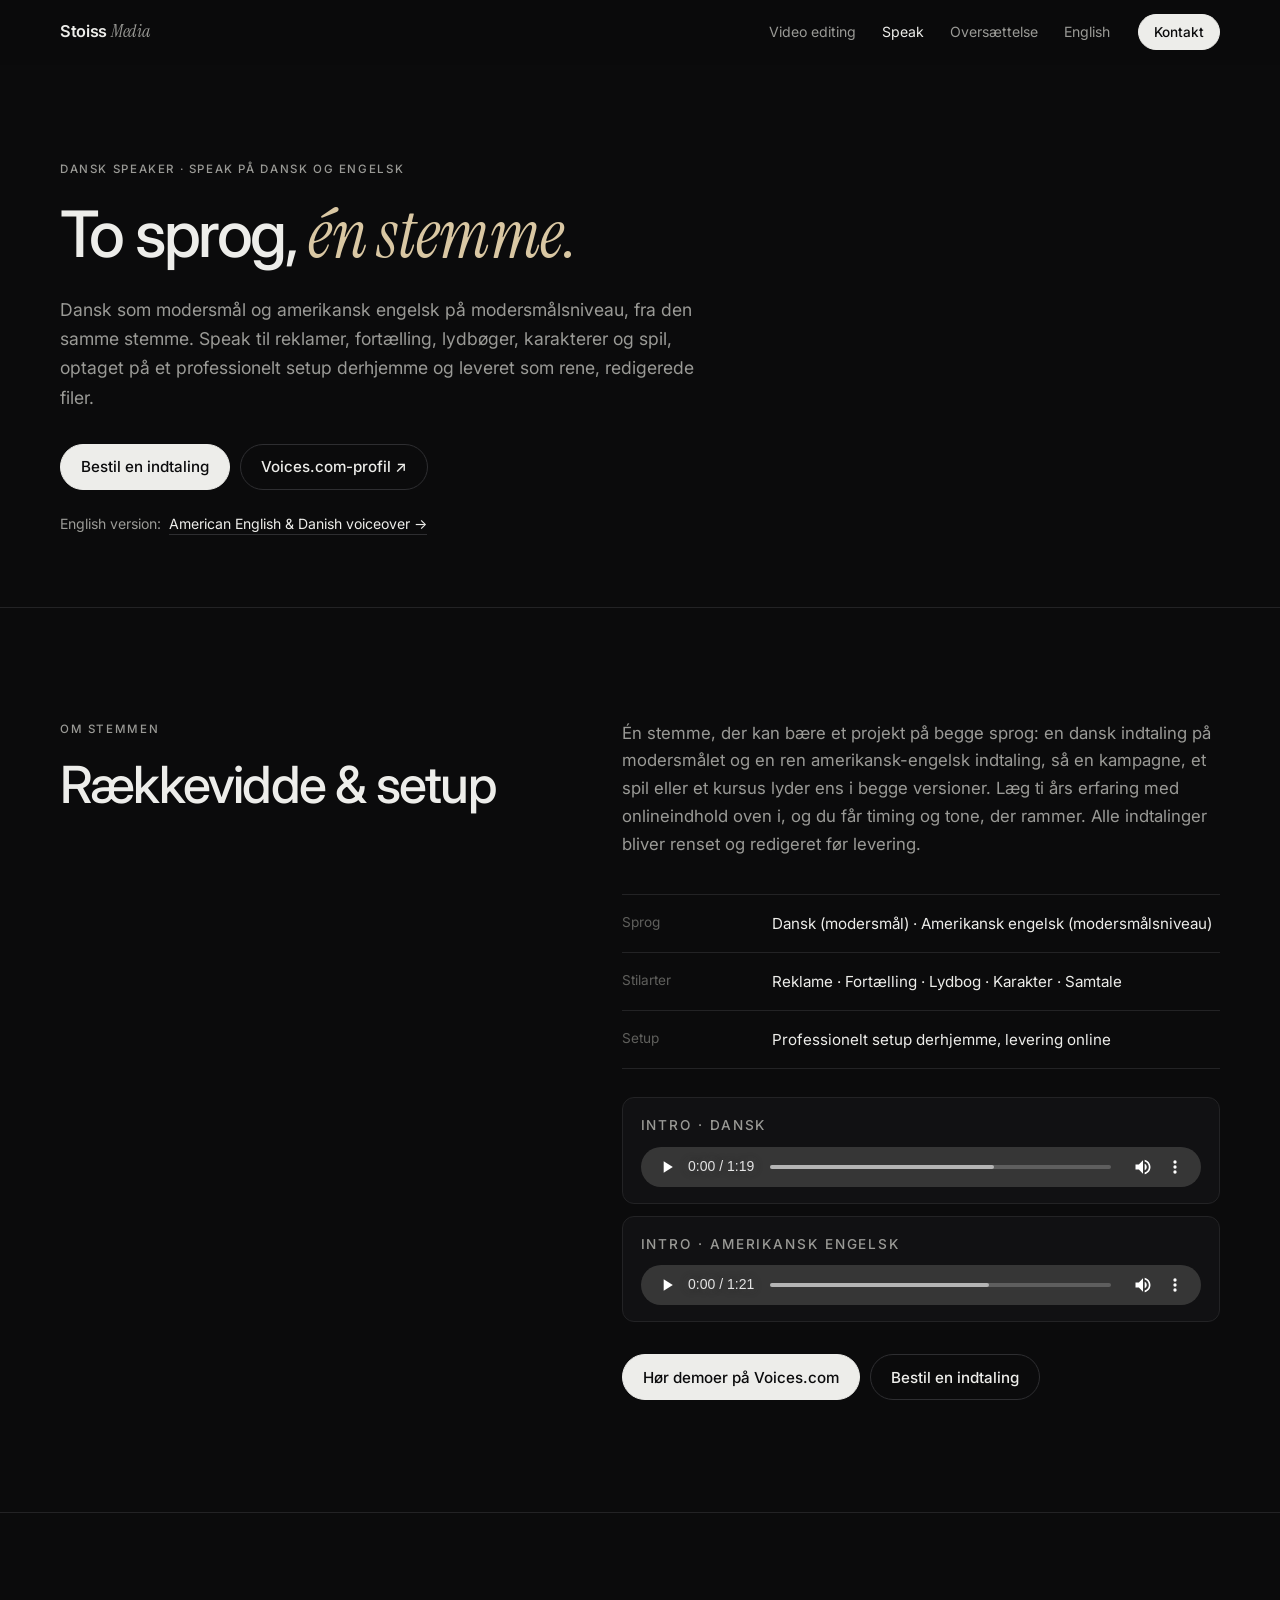
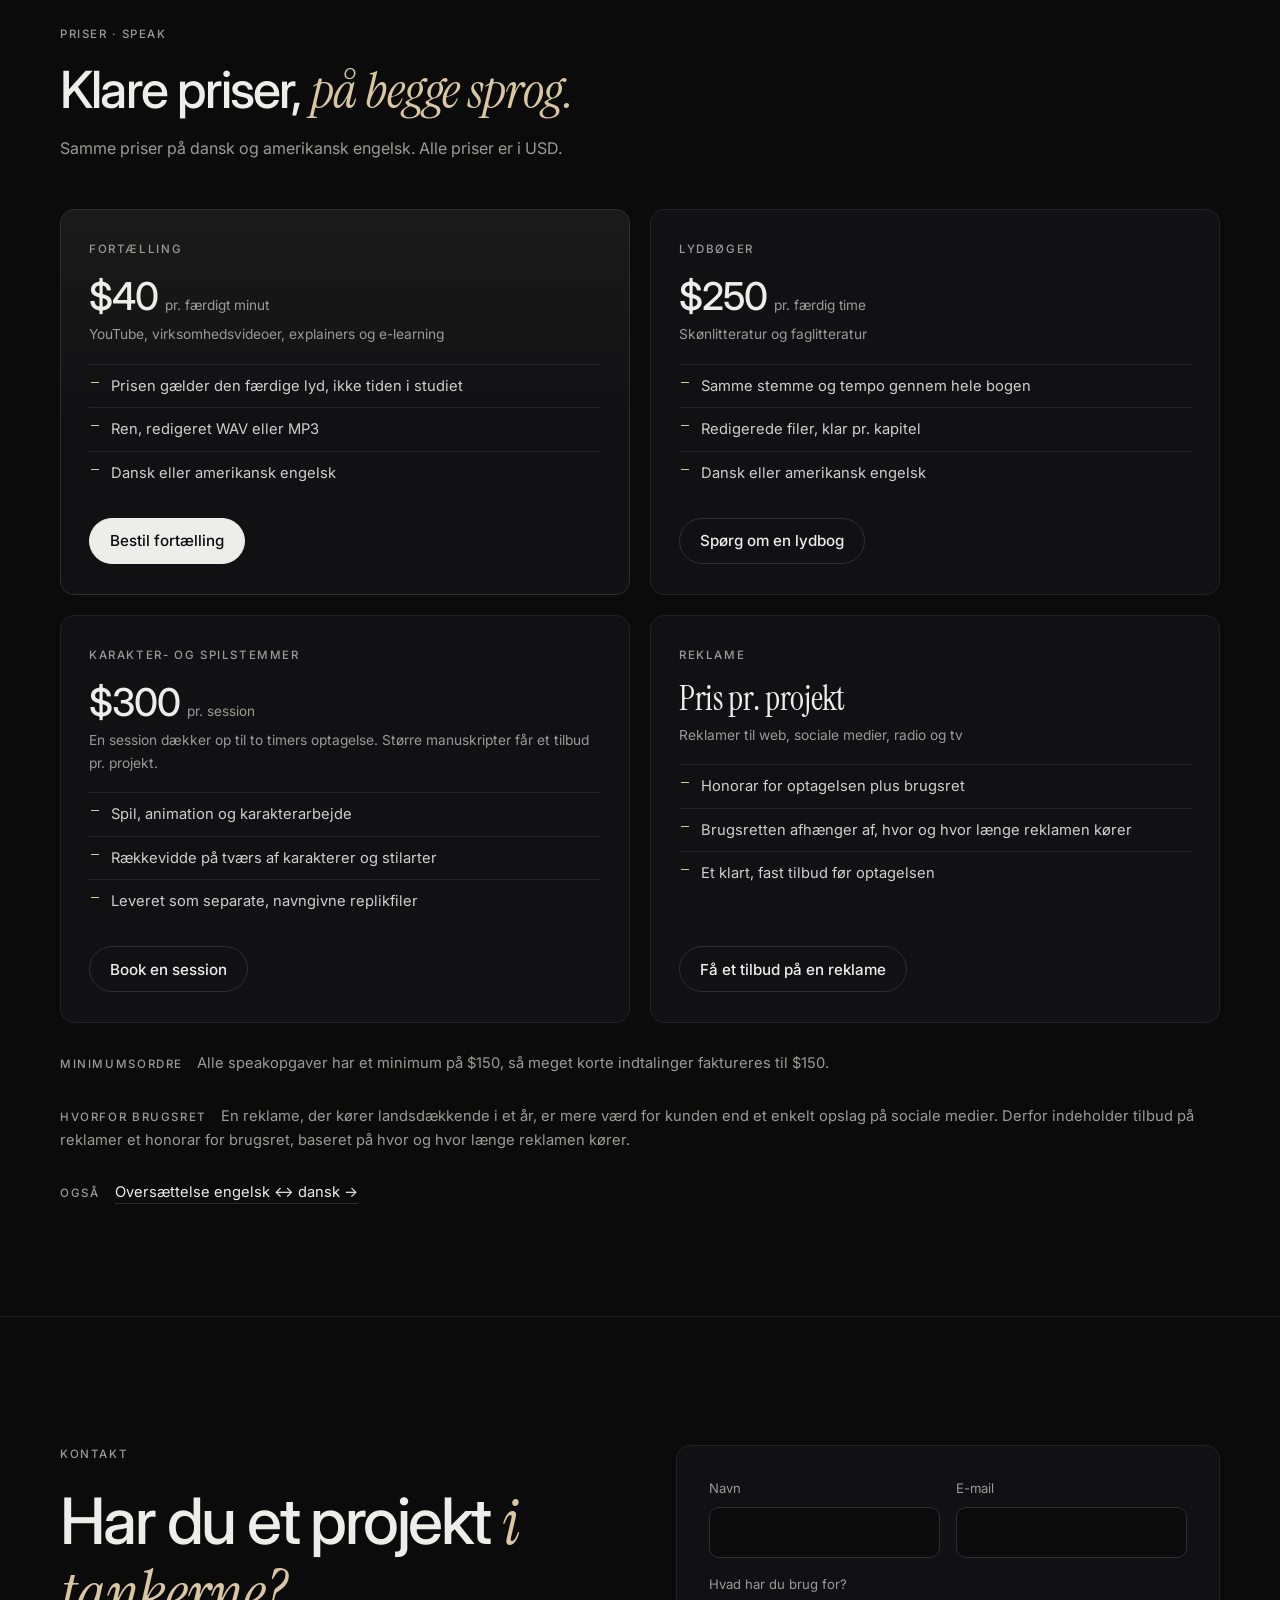
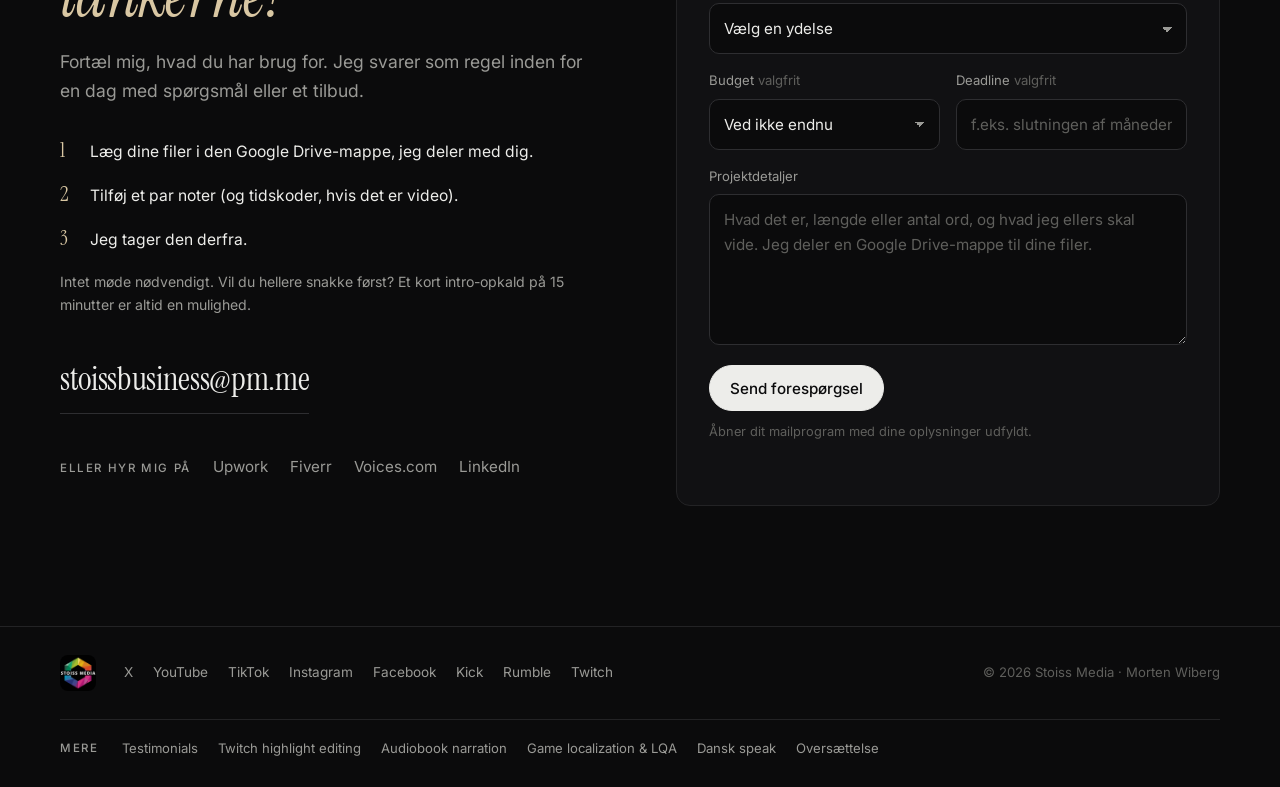
<file: da/speak.html>
<!DOCTYPE html>
<html lang="da">
<head>
  <meta charset="UTF-8">
  <meta name="viewport" content="width=device-width, initial-scale=1">
  <title>Stoiss Media · Dansk speaker og speak på dansk og engelsk</title>
  <meta name="description" content="Dansk speaker med amerikansk engelsk på modersmålsniveau: speak til reklamer, fortælling, lydbøger og spil. Fortælling fra $40 pr. færdigt minut.">
  <link rel="canonical" href="https://stoiss.dk/da/speak.html">
  <link rel="alternate" hreflang="en" href="https://stoiss.dk/voiceover.html">
  <link rel="alternate" hreflang="da" href="https://stoiss.dk/da/speak.html">
  <link rel="alternate" hreflang="x-default" href="https://stoiss.dk/voiceover.html">
  <meta name="theme-color" content="#0b0b0c">
  <meta name="color-scheme" content="dark">

  <meta property="og:type" content="website">
  <meta property="og:url" content="https://stoiss.dk/da/speak.html">
  <meta property="og:title" content="Stoiss Media · Dansk speaker og speak på dansk og engelsk">
  <meta property="og:description" content="Dansk speaker med amerikansk engelsk på modersmålsniveau: speak til reklamer, fortælling, lydbøger og spil. Fortælling fra $40 pr. færdigt minut.">
  <meta property="og:image" content="https://stoiss.dk/assets/og-image.jpg">
  <meta property="og:locale" content="da_DK">
  <meta name="twitter:card" content="summary_large_image">

  <link rel="icon" type="image/png" href="../assets/favicon.png">
  <link rel="apple-touch-icon" href="../assets/apple-touch-icon.png">
  <link rel="preconnect" href="https://fonts.googleapis.com">
  <link rel="preconnect" href="https://fonts.gstatic.com" crossorigin>
  <link rel="preconnect" href="https://i.ytimg.com">
  <link href="https://fonts.googleapis.com/css2?family=Inter:wght@400;500;600&family=Instrument+Serif:ital@0;1&display=swap" rel="stylesheet">
  <link rel="stylesheet" href="../styles.css?v=59">
  <script type="application/ld+json">
{
  "@context": "https://schema.org",
  "@type": "Service",
  "provider": {
    "@type": "Person",
    "name": "Morten Wiberg",
    "url": "https://stoiss.dk/"
  },
  "areaServed": "Worldwide",
  "name": "Dansk og amerikansk-engelsk speak",
  "serviceType": "Voiceover",
  "url": "https://stoiss.dk/da/speak.html",
  "availableLanguage": [
    "da",
    "en-US"
  ],
  "offers": {
    "@type": "Offer",
    "priceCurrency": "USD",
    "price": "40",
    "description": "Fortælling fra $40 pr. færdigt minut"
  },
  "inLanguage": "da"
}
  </script>
</head>
<body>
<a class="skip" href="#main">Spring til indhold</a>

<header class="header">
  <div class="wrap header-in">
    <a class="brand" href="../" aria-label="Stoiss Media, forside">Stoiss<span>Media</span></a>
    <nav class="nav" aria-label="Hovedmenu">
      <a href="../video-editing.html" lang="en">Video editing</a>
      <a href="speak.html" aria-current="page">Speak</a>
      <a href="oversaettelse.html">Oversættelse</a>
      <a href="../voiceover.html" lang="en" hreflang="en">English</a>
    </nav>
    <a class="btn btn-sm" href="#contact">Kontakt</a>
  </div>
</header>

<main id="main">

<!-- PAGE HERO -->
<section class="page-hero" id="top">
  <div class="wrap">
    <h1><span class="label h1-kw">Dansk speaker · Speak på dansk og engelsk</span>To sprog, <em>én stemme.</em></h1>
    <p class="lead">Dansk som modersmål og amerikansk engelsk på modersmålsniveau, fra den samme stemme. Speak til reklamer, fortælling, lydbøger, karakterer og spil, optaget på et professionelt setup derhjemme og leveret som rene, redigerede filer.</p>
    <div class="actions"><a class="btn" href="#contact" data-service="Speak / voiceover">Bestil en indtaling</a><a class="btn btn-ghost" href="https://www.voices.com/profile/mortenwiberg" target="_blank" rel="noopener">Voices.com-profil ↗</a></div>
    <p class="lang-switch">English version: <a class="link" href="../voiceover.html" lang="en" hreflang="en">American English &amp; Danish voiceover →</a></p>
  </div>
</section>

<!-- STEMMEN -->
<section class="section" id="voice">
  <div class="wrap two">
    <header class="sec-head">
      <p class="label">Om stemmen</p>
      <h2>Rækkevidde &amp; setup</h2>
    </header>
    <div class="body">
      <p>Én stemme, der kan bære et projekt på begge sprog: en dansk indtaling på modersmålet og en ren amerikansk-engelsk indtaling, så en kampagne, et spil eller et kursus lyder ens i begge versioner. Læg ti års erfaring med onlineindhold oven i, og du får timing og tone, der rammer. Alle indtalinger bliver renset og redigeret før levering.</p>
      <dl class="facts">
        <div><dt>Sprog</dt><dd>Dansk (modersmål) · Amerikansk engelsk (modersmålsniveau)</dd></div>
        <div><dt>Stilarter</dt><dd>Reklame · Fortælling · Lydbog · Karakter · Samtale</dd></div>
        <div><dt>Setup</dt><dd>Professionelt setup derhjemme, levering online</dd></div>
      </dl>
      <div class="demos">
        <figure class="demo"><figcaption class="label">Intro · Dansk</figcaption><audio controls preload="metadata" src="../assets/audio/intro-da.mp3"></audio></figure>
        <figure class="demo"><figcaption class="label">Intro · Amerikansk engelsk</figcaption><audio controls preload="metadata" src="../assets/audio/intro-en.mp3"></audio></figure>
      </div>

      <div class="actions">
        <a class="btn" href="https://www.voices.com/profile/mortenwiberg" target="_blank" rel="noopener">Hør demoer på Voices.com</a>
        <a class="btn btn-ghost" href="#contact" data-service="Speak / voiceover">Bestil en indtaling</a>
      </div>
    </div>
  </div>
</section>

<!-- PRISER -->
<section class="section" id="rates">
  <div class="wrap">
    <header class="sec-head">
      <p class="label">Priser · Speak</p>
      <h2>Klare priser, <em>på begge sprog.</em></h2>
      <p class="sec-sub">Samme priser på dansk og amerikansk engelsk. Alle priser er i USD.</p>
    </header>

    <ul class="rates rates-2">
      <li class="feat">
        <p class="label">Fortælling</p>
        <p class="price">$40 <small>pr. færdigt minut</small></p>
        <p class="pnote">YouTube, virksomhedsvideoer, explainers og e-learning</p>
        <ul class="incl">
          <li>Prisen gælder den færdige lyd, ikke tiden i studiet</li>
          <li>Ren, redigeret WAV eller MP3</li>
          <li>Dansk eller amerikansk engelsk</li>
        </ul>
        <a class="btn" href="#contact" data-service="Speak / voiceover">Bestil fortælling</a>
      </li>
      <li>
        <p class="label">Lydbøger</p>
        <p class="price">$250 <small>pr. færdig time</small></p>
        <p class="pnote">Skønlitteratur og faglitteratur</p>
        <ul class="incl">
          <li>Samme stemme og tempo gennem hele bogen</li>
          <li>Redigerede filer, klar pr. kapitel</li>
          <li>Dansk eller amerikansk engelsk</li>
        </ul>
        <a class="btn btn-ghost" href="#contact" data-service="Speak / voiceover">Spørg om en lydbog</a>
      </li>
      <li>
        <p class="label">Karakter- og spilstemmer</p>
        <p class="price">$300 <small>pr. session</small></p>
        <p class="pnote">En session dækker op til to timers optagelse. Større manuskripter får et tilbud pr. projekt.</p>
        <ul class="incl">
          <li>Spil, animation og karakterarbejde</li>
          <li>Rækkevidde på tværs af karakterer og stilarter</li>
          <li>Leveret som separate, navngivne replikfiler</li>
        </ul>
        <a class="btn btn-ghost" href="#contact" data-service="Speak / voiceover">Book en session</a>
      </li>
      <li>
        <p class="label">Reklame</p>
        <p class="price t-soft-price">Pris pr. projekt</p>
        <p class="pnote">Reklamer til web, sociale medier, radio og tv</p>
        <ul class="incl">
          <li>Honorar for optagelsen plus brugsret</li>
          <li>Brugsretten afhænger af, hvor og hvor længe reklamen kører</li>
          <li>Et klart, fast tilbud før optagelsen</li>
        </ul>
        <a class="btn btn-ghost" href="#contact" data-service="Speak / voiceover">Få et tilbud på en reklame</a>
      </li>
    </ul>

    <p class="other-rates"><span class="label">Minimumsordre</span>Alle speakopgaver har et minimum på $150, så meget korte indtalinger faktureres til $150.</p>
    <p class="other-rates"><span class="label">Hvorfor brugsret</span>En reklame, der kører landsdækkende i et år, er mere værd for kunden end et enkelt opslag på sociale medier. Derfor indeholder tilbud på reklamer et honorar for brugsret, baseret på hvor og hvor længe reklamen kører.</p>
    <p class="other-rates"><span class="label">Også</span><a class="link" href="oversaettelse.html">Oversættelse engelsk ↔ dansk →</a></p>
  </div>
</section>


<!-- KONTAKT -->
<section class="contact" id="contact">
  <div class="wrap contact-in">
    <div class="contact-copy">
      <p class="label">Kontakt</p>
      <h2>Har du et projekt <em>i tankerne?</em></h2>
      <p class="lead">Fortæl mig, hvad du har brug for. Jeg svarer som regel inden for en dag med spørgsmål eller et tilbud.</p>
      <div class="start" role="list">
        <p role="listitem"><span aria-hidden="true">1</span>Læg dine filer i den Google Drive-mappe, jeg deler med dig.</p>
        <p role="listitem"><span aria-hidden="true">2</span>Tilføj et par noter (og tidskoder, hvis det er video).</p>
        <p role="listitem"><span aria-hidden="true">3</span>Jeg tager den derfra.</p>
      </div>
      <p class="start-note">Intet møde nødvendigt. Vil du hellere snakke først? Et kort intro-opkald på 15 minutter er altid en mulighed.</p>
      <a class="mail" href="mailto:stoissbusiness@pm.me">stoissbusiness@pm.me</a>
      <div class="hire">
        <span class="label">Eller hyr mig på</span>
        <a href="https://www.upwork.com/freelancers/~019af99ab41f622425" target="_blank" rel="noopener">Upwork</a>
        <a href="https://www.fiverr.com/stoiss" target="_blank" rel="noopener">Fiverr</a>
        <a href="https://www.voices.com/profile/mortenwiberg" target="_blank" rel="noopener">Voices.com</a>
        <a href="https://www.linkedin.com/in/stoiss/" target="_blank" rel="noopener">LinkedIn</a>
      </div>
    </div>

    <form class="form" id="inquiry" action="mailto:stoissbusiness@pm.me" method="post" enctype="text/plain">
      <div class="row">
        <label>Navn<input name="name" required autocomplete="name"></label>
        <label>E-mail<input name="email" type="email" required autocomplete="email"></label>
      </div>
      <label>Hvad har du brug for?
        <select name="service" id="service" required>
          <option value="" disabled selected>Vælg en ydelse</option>
          <option>Videoredigering</option>
          <option>Speak / voiceover</option>
          <option>Oversættelse / lokalisering</option>
          <option>Noget andet</option>
        </select>
      </label>
      <div class="row">
        <label><span>Budget <span class="opt">valgfrit</span></span>
          <select name="budget">
            <option value="">Ved ikke endnu</option>
            <option>Under $250</option>
            <option>$250–$750</option>
            <option>$750–$2.000</option>
            <option>$2.000+</option>
          </select>
        </label>
        <label><span>Deadline <span class="opt">valgfrit</span></span><input name="deadline" placeholder="f.eks. slutningen af måneden"></label>
      </div>
      <label>Projektdetaljer<textarea name="message" rows="5" required placeholder="Hvad det er, længde eller antal ord, og hvad jeg ellers skal vide. Jeg deler en Google Drive-mappe til dine filer."></textarea></label>
      <input type="text" name="website" class="hp" tabindex="-1" autocomplete="off" aria-hidden="true">
      <button class="btn" type="submit">Send forespørgsel</button>
      <p class="form-sub">Åbner dit mailprogram med dine oplysninger udfyldt.</p>
      <p class="form-note" id="form-note" role="status"></p>
    </form>
  </div>
</section>

</main>

<footer class="footer">
  <div class="wrap footer-in">
    <img src="../assets/logo.png" width="44" height="44" alt="Stoiss Media-logo">
    <nav class="social" aria-label="Sociale medier">
      <a href="https://x.com/StoissMedia" target="_blank" rel="noopener">X</a>
      <a href="https://www.youtube.com/@StoissMedia" target="_blank" rel="noopener">YouTube</a>
      <a href="https://www.tiktok.com/@stoissmedia" target="_blank" rel="noopener">TikTok</a>
      <a href="https://www.instagram.com/stoissmedia/" target="_blank" rel="noopener">Instagram</a>
      <a href="https://www.facebook.com/StoissMedia/" target="_blank" rel="noopener">Facebook</a>
      <a href="https://kick.com/stoissmedia" target="_blank" rel="noopener">Kick</a>
      <a href="https://rumble.com/user/StoissMedia" target="_blank" rel="noopener">Rumble</a>
      <a href="https://www.twitch.tv/stoissmedia" target="_blank" rel="noopener">Twitch</a>
    </nav>
<nav class="foot-links" aria-label="Mere">
      <span class="label">Mere</span>
      <a href="../testimonials.html">Testimonials</a>
      <a href="../twitch-highlight-editor.html">Twitch highlight editing</a>
      <a href="../audiobook-narrator.html">Audiobook narration</a>
      <a href="../danish-game-localization.html">Game localization &amp; LQA</a>
      <a href="../da/speak.html" lang="da" hreflang="da">Dansk speak</a>
      <a href="../da/oversaettelse.html" lang="da" hreflang="da">Oversættelse</a>
    </nav>
    <p>© <span id="y">2026</span> Stoiss Media · Morten Wiberg</p>
  </div>
</footer>

<script>
  // Click-to-play YouTube: loads the player only when asked (fast page, no tracking until play).
  document.querySelectorAll('.yt').forEach(function (b) {
    var img = b.querySelector('img');
    img.addEventListener('load', function () {
      if (img.naturalWidth <= 120) img.src = img.src.replace('maxresdefault', 'hqdefault');
    });
    img.addEventListener('error', function () {
      if (img.src.indexOf('maxresdefault') > -1) img.src = img.src.replace('maxresdefault', 'hqdefault');
      else img.style.visibility = 'hidden';
    });
    b.addEventListener('click', function () {
      var f = document.createElement('iframe');
      f.src = 'https://www.youtube-nocookie.com/embed/' + b.dataset.id + '?autoplay=1&rel=0';
      f.title = b.getAttribute('aria-label').replace('Play: ', '');
      f.allow = 'autoplay; encrypted-media; picture-in-picture; fullscreen';
      f.allowFullscreen = true;
      b.replaceWith(f);
    });
  });
  // Buttons with data-service preselect the form.
  document.querySelectorAll('[data-service]').forEach(function (a) {
    a.addEventListener('click', function () { document.getElementById('service').value = a.dataset.service; });
  });

  // Inquiry form: opens the visitor's email app with everything pre-filled.
  (function () {
    var f = document.getElementById('inquiry'), note = document.getElementById('form-note');
    f.addEventListener('submit', function (e) {
      e.preventDefault();
      var d = new FormData(f);
      if (d.get('website')) return;
      var body = 'Navn: ' + d.get('name') + '\nE-mail: ' + d.get('email') + '\nYdelse: ' + d.get('service') +
        '\nBudget: ' + (d.get('budget') || 'Ved ikke') + '\nDeadline: ' + (d.get('deadline') || '-') + '\n\n' + d.get('message');
      location.href = 'mailto:stoissbusiness@pm.me?subject=' + encodeURIComponent('Forespørgsel: ' + d.get('service')) + '&body=' + encodeURIComponent(body);
      note.textContent = 'Dit mailprogram burde åbne med alt udfyldt. Sker der ikke noget, så skriv direkte til stoissbusiness@pm.me.';
    });
  })();

  // Logo wall: show the image if the file exists, otherwise keep the text name.
  document.querySelectorAll('.logo img').forEach(function (img) {
    function ok() { img.parentNode.classList.add('has-img'); }
    if (img.complete && img.naturalWidth) ok();
    img.addEventListener('load', ok);
    img.addEventListener('error', function () {
      var fb = img.getAttribute('data-fallback');
      if (fb && img.src.indexOf(fb) < 0) { img.src = fb; } else { img.remove(); }
    });
  });

  document.getElementById('y').textContent = new Date().getFullYear();
</script>
<!-- Cloudflare Web Analytics --><script type='module' src='https://static.cloudflareinsights.com/beacon.min.js' data-cf-beacon='{"token": "4b6c99f902d043ec9ddbfc9294b5acd5"}'></script><!-- End Cloudflare Web Analytics -->
</body>
</html>
</file>
<file: styles.css>
/* Stoiss Media: monochrome, one quiet accent */
:root{
  --bg:#0b0b0c;
  --bg-2:#111113;
  --surface:#151517;
  --text:#ededea;
  --muted:#9a9a96;
  --faint:#5f5f5c;
  --line:#232325;
  --line-2:#2e2e31;
  --accent:#d9c7a3;            /* warm sand: the only colour on the page */
  --serif:"Instrument Serif",Georgia,"Times New Roman",serif;
  --sans:Inter,ui-sans-serif,system-ui,-apple-system,"Segoe UI",Roboto,sans-serif;
  --max:1160px;
  --r:14px;
}

*,*::before,*::after{box-sizing:border-box}
html{scroll-behavior:smooth;scroll-padding-top:72px;-webkit-text-size-adjust:100%}
@media (prefers-reduced-motion:reduce){html{scroll-behavior:auto}*{transition:none!important}}
body{
  margin:0;background:var(--bg);color:var(--text);
  font:400 16px/1.65 var(--sans);
  -webkit-font-smoothing:antialiased;text-rendering:optimizeLegibility;
}
img{display:block;max-width:100%;height:auto}
a{color:inherit;text-decoration:none}
h1,h2,h3{margin:0;font-weight:500;letter-spacing:-.025em;line-height:1.08}
p{margin:0}
em{font-family:var(--serif);font-style:italic;font-weight:400;letter-spacing:-.01em;color:var(--accent)}
:focus-visible{outline:2px solid var(--accent);outline-offset:3px;border-radius:6px}

.wrap{width:min(100% - 48px,var(--max));margin-inline:auto}
.skip{position:absolute;left:-9999px}
.skip:focus{left:16px;top:12px;z-index:99;background:var(--text);color:var(--bg);padding:8px 12px;border-radius:8px}

.label{
  font-size:.72rem;font-weight:500;letter-spacing:.14em;text-transform:uppercase;color:var(--muted);
}

/* Buttons */
.btn{
  display:inline-flex;align-items:center;justify-content:center;gap:8px;
  min-height:46px;padding:0 20px;border-radius:999px;
  background:var(--text);color:var(--bg);border:1px solid var(--text);
  font-weight:500;font-size:.95rem;
  transition:background .2s,color .2s,border-color .2s;
}
.btn:hover{background:var(--accent);border-color:var(--accent)}
.btn-ghost{background:transparent;color:var(--text);border-color:var(--line-2)}
.btn-ghost:hover{background:transparent;border-color:var(--text)}
.btn-sm{min-height:36px;padding:0 15px;font-size:.85rem}
.actions{display:flex;flex-wrap:wrap;gap:10px;margin-top:32px}

/* Header */
.header{
  position:sticky;top:0;z-index:50;
  background:rgba(11,11,12,.8);
  backdrop-filter:saturate(140%) blur(14px);-webkit-backdrop-filter:saturate(140%) blur(14px);
  border-bottom:1px solid transparent;transition:border-color .2s;
}
.header-in{display:flex;align-items:center;gap:28px;min-height:64px}
.brand{font-weight:600;letter-spacing:-.02em;font-size:1.02rem}
.brand span{font-family:var(--serif);font-style:italic;font-weight:400;color:var(--muted);margin-left:4px;font-size:1.1em}
.nav{display:flex;gap:26px;margin-left:auto}
.nav a{font-size:.88rem;color:var(--muted);transition:color .2s}
.nav a:hover{color:var(--text)}

/* Hero */
.hero{padding:96px 0 88px}
.hero-in{display:grid;grid-template-columns:1.35fr .65fr;gap:72px;align-items:end}
.kicker{display:inline-flex;align-items:center;gap:10px;font-size:.85rem;color:var(--muted);margin-bottom:28px}
.dot{width:7px;height:7px;border-radius:50%;background:var(--accent);box-shadow:0 0 0 4px rgba(217,199,163,.12)}
h1{font-size:clamp(2.6rem,5.6vw,4.9rem);letter-spacing:-.04em;line-height:1.02;max-width:14ch}
h1 em{font-size:1.06em}
.lead{margin-top:26px;max-width:56ch;font-size:1.1rem;color:var(--muted)}
.portrait{margin:0;border-radius:var(--r);overflow:hidden;background:var(--surface);border:1px solid var(--line)}
.portrait img{aspect-ratio:4/5;object-fit:cover;object-position:50% 20%;width:100%;filter:grayscale(.15) contrast(1.02)}
.portrait figcaption{
  display:flex;justify-content:space-between;gap:10px;padding:14px 16px;
  font-size:.85rem;font-weight:500;border-top:1px solid var(--line);
}
.portrait figcaption span{color:var(--muted);font-weight:400}

/* Services */
.services{border-top:1px solid var(--line)}
.svc{list-style:none;margin:0 -24px;padding:0;display:grid;grid-template-columns:repeat(3,1fr)}
.svc li+li{border-left:1px solid var(--line)}
.svc a{display:block;height:100%;padding:34px 24px 36px;transition:background .25s}
.svc a:hover{background:var(--bg-2)}
.svc .n{display:block;font-size:.75rem;color:var(--faint);margin-bottom:28px;font-variant-numeric:tabular-nums}
.svc h2{font-size:1.2rem;letter-spacing:-.015em;margin-bottom:10px}
.svc p{font-size:.92rem;color:var(--muted);line-height:1.55}

/* Sections */
.section{padding:112px 0;border-top:1px solid var(--line)}
.sec-head{margin-bottom:48px}
.sec-head .label{margin-bottom:18px}
.sec-head h2{font-size:clamp(2rem,4vw,3.25rem);letter-spacing:-.035em}
.sec-sub{margin-top:16px;max-width:58ch;color:var(--muted)}
.two{display:grid;grid-template-columns:.9fr 1.1fr;gap:72px;align-items:start}
.two .sec-head{margin-bottom:0;position:sticky;top:100px}
.body>p{color:var(--muted);font-size:1.05rem;max-width:58ch}
.body>p+p{margin-top:16px}

/* Video */
.yt{
  position:relative;display:block;width:100%;padding:0;border:0;cursor:pointer;
  aspect-ratio:16/9;background:#000;overflow:hidden;border-radius:10px;
}
.yt img{width:100%;height:100%;object-fit:cover;opacity:.88;transition:opacity .3s,transform .6s cubic-bezier(.2,.7,.2,1)}
.yt:hover img{opacity:1;transform:scale(1.025)}
.play{
  position:absolute;left:50%;top:50%;width:58px;height:58px;transform:translate(-50%,-50%);
  border-radius:50%;background:rgba(11,11,12,.62);border:1px solid rgba(255,255,255,.28);
  backdrop-filter:blur(6px);-webkit-backdrop-filter:blur(6px);transition:background .2s,transform .2s;
}
.play::after{
  content:"";position:absolute;left:53%;top:50%;transform:translate(-50%,-50%);
  border-left:15px solid #fff;border-top:9px solid transparent;border-bottom:9px solid transparent;
}
.yt:hover .play{background:rgba(11,11,12,.85);transform:translate(-50%,-50%) scale(1.06)}
iframe{display:block;width:100%;aspect-ratio:16/9;border:0;border-radius:10px;background:#000}

.feature-video{display:grid;grid-template-columns:1.6fr 1fr;gap:44px;align-items:end;margin-bottom:64px}
.feature-video .meta .label{margin-bottom:14px}
.feature-video h3{font-size:clamp(1.5rem,2.4vw,2rem);letter-spacing:-.025em;margin-bottom:14px}
.feature-video .meta p:last-child{color:var(--muted)}

.grid{list-style:none;margin:0;padding:0;display:grid;grid-template-columns:repeat(3,1fr);gap:44px 28px}
.card .ch{margin-top:16px;font-size:.78rem;color:var(--muted);letter-spacing:.04em}
.card h3{margin-top:6px;font-size:1.02rem;letter-spacing:-.01em;line-height:1.35}

.twitch,.role{
  display:flex;align-items:center;justify-content:space-between;gap:24px;
  border:1px solid var(--line);border-radius:var(--r);transition:border-color .2s,background .2s;
}
.twitch{margin-top:56px;padding:20px 24px;font-size:.98rem}
.twitch .label{margin-right:14px}
.twitch:hover,.role:hover{border-color:var(--line-2);background:var(--bg-2)}
.arrow{font-size:1.2rem;color:var(--muted);transition:transform .2s,color .2s}
.twitch:hover .arrow,.role:hover .arrow{transform:translate(2px,-2px);color:var(--accent)}

/* Facts */
.facts{margin:36px 0 0;border-top:1px solid var(--line)}
.facts div{display:grid;grid-template-columns:130px 1fr;gap:20px;padding:16px 0;border-bottom:1px solid var(--line)}
.facts dt{font-size:.85rem;color:var(--faint)}
.facts dd{margin:0;font-size:.95rem}
.demos{display:grid;gap:14px;margin-top:28px}
.demos figure{margin:0}
.demos figcaption{font-size:.85rem;color:var(--muted);margin-bottom:6px}
.demos audio{width:100%}

/* Localization */
.role{padding:30px 32px;margin-bottom:56px}
.role .label{margin-bottom:12px}
.role h3{font-family:var(--serif);font-weight:400;font-size:2.6rem;letter-spacing:-.01em;margin-bottom:8px}
.role p:last-child{color:var(--muted)}
.list-label{margin-bottom:18px}
.titles{
  list-style:none;margin:0;padding:0;display:grid;grid-template-columns:repeat(3,1fr);
  border-top:1px solid var(--line);
}
.titles li{padding:14px 0;border-bottom:1px solid var(--line);font-size:.98rem;color:#cfcfcb}

.link{color:var(--text);border-bottom:1px solid var(--line-2);padding-bottom:2px;transition:border-color .2s}
.link:hover{border-color:var(--accent)}

/* Steps */
.steps{list-style:none;margin:40px 0 0;padding:0;display:grid;gap:0;border-top:1px solid var(--line)}
.steps li{display:grid;grid-template-columns:44px 1fr;gap:12px;padding:20px 0;border-bottom:1px solid var(--line)}
.steps li>span{font-family:var(--serif);font-size:1.5rem;color:var(--accent);line-height:1}
.steps h3{font-size:1rem;letter-spacing:-.01em;margin-bottom:4px}
.steps p{font-size:.93rem;color:var(--muted)}

/* Contact */
.contact{padding:128px 0 120px;border-top:1px solid var(--line);text-align:center}
.contact .label{margin-bottom:22px}
.contact h2{font-size:clamp(2.3rem,5vw,4.2rem);letter-spacing:-.04em}
.contact .lead{margin:18px auto 0}
.mail{
  display:inline-block;margin-top:44px;font-family:var(--serif);
  font-size:clamp(1.7rem,4.4vw,3.2rem);letter-spacing:-.01em;
  border-bottom:1px solid var(--line-2);padding-bottom:6px;transition:border-color .25s,color .25s;
  overflow-wrap:anywhere;
}
.mail:hover{color:var(--accent);border-color:var(--accent)}
.hire{display:flex;justify-content:center;flex-wrap:wrap;align-items:baseline;gap:10px 22px;margin-top:52px}
.hire .label{line-height:1}
.hire a{font-size:.95rem;color:var(--muted);transition:color .2s}
.hire a:hover{color:var(--text)}


/* Experience stats */
.stats{border-top:1px solid var(--line)}
.stats ul{list-style:none;margin:0;padding:0;display:grid;grid-template-columns:repeat(5,1fr)}
.stats li{padding:34px 24px;display:flex;align-items:center;gap:14px}
.stats li:first-child{padding-left:0}
.stats li+li{border-left:1px solid var(--line)}
.stats strong{font-family:var(--serif);font-weight:400;font-size:3rem;line-height:1;color:var(--text);letter-spacing:-.02em}
.stats span{font-size:.82rem;color:var(--muted);line-height:1.35}
@media (min-width:1001px){.stats span{white-space:nowrap}}

/* NDA note */
.nda{display:flex;gap:10px;margin-top:20px;max-width:62ch;font-size:.9rem;color:var(--muted);
  padding:12px 16px;border:1px solid var(--line);border-radius:10px;background:var(--bg-2)}
.nda span{color:var(--accent);font-size:.6rem;line-height:2.3}

/* Rates */
.rates{list-style:none;margin:0;padding:0;display:grid;grid-template-columns:repeat(3,1fr);gap:20px}
.rates>li{display:flex;flex-direction:column;padding:30px 28px;border:1px solid var(--line);border-radius:var(--r);background:var(--bg-2)}
.price{margin:18px 0 22px;font-size:2.4rem;font-weight:500;letter-spacing:-.03em;line-height:1.1}
.price span{display:block;font-size:.8rem;font-weight:400;color:var(--muted);letter-spacing:0;margin-bottom:4px}
.price small{font-size:.85rem;font-weight:400;color:var(--muted);letter-spacing:0}
.incl{list-style:none;margin:0 0 24px;padding:0;flex:1}
.incl li{position:relative;padding:9px 0 9px 22px;border-top:1px solid var(--line);font-size:.92rem;color:#cfcfcb}
.incl li::before{content:"";position:absolute;left:2px;top:17px;width:8px;height:1px;background:var(--accent)}
.tat{font-size:.82rem;color:var(--muted)}
.offer{display:flex;align-items:center;justify-content:space-between;gap:32px;margin-top:20px;padding:30px 28px;
  border:1px solid var(--line-2);border-radius:var(--r)}
.offer .label{margin-bottom:10px}
.offer h3{font-family:var(--serif);font-weight:400;font-size:2rem;letter-spacing:-.01em;margin-bottom:8px}
.offer p:last-child{color:var(--muted);max-width:60ch}
.offer .btn{flex-shrink:0}


/* Rates: matrix, add-ons, packages, rules */
.sub-head{display:flex;justify-content:space-between;align-items:end;gap:24px;flex-wrap:wrap;margin:64px 0 22px}
.sec-head+.sub-head{margin-top:0}
.sub-head h3{font-size:1.45rem;letter-spacing:-.02em}
.sub-head p{color:var(--muted);max-width:52ch;font-size:.93rem}
.sub-head strong{color:var(--text);font-weight:500}

.matrix{width:100%;border-collapse:separate;border-spacing:0;border:1px solid var(--line);border-radius:var(--r);overflow:hidden;background:var(--bg-2)}
.matrix th,.matrix td{padding:20px 22px;text-align:left;border-bottom:1px solid var(--line);vertical-align:top;font-weight:400}
.matrix tbody tr:last-child>*{border-bottom:0}
.matrix thead th{background:var(--surface);font-size:.78rem;font-weight:500;color:var(--muted);letter-spacing:.06em}
.matrix thead th span{display:block;color:var(--text);font-size:1rem;letter-spacing:-.01em;margin-top:2px}
.matrix tr>*+*{border-left:1px solid var(--line)}
.tier h4{font-size:1.15rem;font-weight:500;letter-spacing:-.02em;margin:0 0 6px}
.tier p{font-size:.86rem;color:var(--muted);line-height:1.5;max-width:32ch}
.tier .ex{display:block;margin-top:10px;font-size:.8rem;color:#7c7c78;font-style:italic;max-width:34ch;line-height:1.45}
.tdot{display:inline-block;width:7px;height:7px;border-radius:50%;background:var(--accent);margin-right:8px;vertical-align:middle}
.matrix tr.hl>*{background:rgba(217,199,163,.035)}
.mprice{font-size:1.75rem;font-weight:500;letter-spacing:-.03em;white-space:nowrap}
.quote{font-family:var(--serif);font-size:1.35rem;color:var(--muted)}

.addons{list-style:none;margin:16px 0 0;padding:0;display:grid;grid-template-columns:repeat(4,1fr);gap:14px}
.addons li{padding:18px 20px;border:1px solid var(--line);border-radius:12px}
.addons .label{display:block;margin-bottom:8px}
.addons strong{font-weight:500;font-size:1.1rem}
.addons p{font-size:.82rem;color:var(--muted);margin-top:4px}

.rates-2{grid-template-columns:repeat(2,1fr)}
.rates>li.feat{border-color:var(--line-2);background:linear-gradient(180deg,rgba(217,199,163,.05),transparent 55%),var(--bg-2)}
.rates>li .btn{align-self:flex-start}
.rates .price{margin:16px 0 6px}
.pnote{font-size:.86rem;color:var(--muted);margin-bottom:18px}
.pnote strong,.incl strong{color:var(--text);font-weight:500}
.tagline{margin-top:14px;font-size:.95rem;color:var(--muted)}
.tagline em{font-size:1.25rem;margin-right:4px}
.badge{display:inline-block;font-size:.68rem;padding:3px 9px;border:1px solid var(--accent);color:var(--accent);border-radius:999px;margin-left:8px;letter-spacing:.04em;vertical-align:middle}

.rules{list-style:none;margin:0;padding:0;display:grid;grid-template-columns:repeat(2,1fr);border:1px solid var(--line-2);border-radius:var(--r);overflow:hidden}
.rules li{display:grid;grid-template-columns:36px 1fr;gap:10px;padding:20px 22px;border-bottom:1px solid var(--line)}
.rules li:nth-child(odd){border-right:1px solid var(--line)}
.rules li:nth-last-child(-n+2){border-bottom:0}
.rules li:last-child:nth-child(odd){grid-column:1/-1;border-right:0}
.rules li:nth-last-child(2):nth-child(even){border-bottom:1px solid var(--line)}
.rules .n{font-family:var(--serif);font-size:1.4rem;color:var(--accent);line-height:1}
.rules h4{font-size:.98rem;font-weight:500;margin:0 0 4px;letter-spacing:-.01em}
.rules p{font-size:.88rem;color:var(--muted)}
.rules strong{color:var(--text);font-weight:500}
#rates .offer{margin-top:48px}
.other-rates{margin-top:28px;font-size:.92rem;color:var(--muted)}
.other-rates .label{margin-right:14px}

/* FAQ */
.faq details{border-bottom:1px solid var(--line)}
.faq details:first-child{border-top:1px solid var(--line)}
.faq summary{list-style:none;cursor:pointer;display:flex;justify-content:space-between;gap:20px;padding:20px 0;font-weight:500}
.faq summary::-webkit-details-marker{display:none}
.faq summary::after{content:"+";color:var(--muted);font-weight:300;font-size:1.3rem;line-height:1;transition:transform .2s}
.faq details[open] summary::after{transform:rotate(45deg);color:var(--accent)}
.faq details p{padding:0 0 22px;color:var(--muted);max-width:60ch}

/* Contact + form */
.contact{text-align:left}
.contact-in{display:grid;grid-template-columns:1fr 1fr;gap:72px;align-items:start}
.contact .lead{margin:18px 0 0}
.contact .mail{font-size:clamp(1.5rem,2.6vw,2.2rem);margin-top:36px}
.contact .hire{justify-content:flex-start;margin-top:40px}
.form{display:grid;gap:16px;padding:32px;border:1px solid var(--line);border-radius:var(--r);background:var(--bg-2)}
.form .row{display:grid;grid-template-columns:1fr 1fr;gap:16px}
.form label{display:grid;gap:7px;font-size:.82rem;color:var(--muted)}
.form .opt{color:var(--faint)}
.form input,.form select,.form textarea{
  width:100%;font:inherit;font-size:.95rem;color:var(--text);background:var(--bg);
  border:1px solid var(--line-2);border-radius:10px;padding:12px 14px;transition:border-color .2s;
}
.form select{appearance:none;-webkit-appearance:none;padding-right:36px;
  background-image:linear-gradient(45deg,transparent 50%,var(--muted) 50%),linear-gradient(135deg,var(--muted) 50%,transparent 50%);
  background-position:calc(100% - 19px) 52%,calc(100% - 14px) 52%;background-size:5px 5px;background-repeat:no-repeat}
.form textarea{resize:vertical;min-height:120px}
.form input:focus,.form select:focus,.form textarea:focus{outline:none;border-color:var(--accent)}
.form ::placeholder{color:var(--faint)}
.form .btn{justify-self:start;margin-top:4px;cursor:pointer;font-family:inherit}
.hint{margin:-4px 0 0;padding:12px 14px;border:1px solid var(--line-2);border-left:2px solid var(--accent);border-radius:8px;font-size:.86rem;color:var(--muted);line-height:1.5}
.hint strong{color:var(--text);font-weight:500}
.form-sub{margin-top:-6px;font-size:.8rem;color:var(--faint)}
.form-note{font-size:.88rem;color:var(--accent);min-height:1em}
.hp{position:absolute;left:-9999px}

.start{margin:28px 0 0;display:grid;gap:10px}
.start p{display:flex;align-items:baseline;gap:12px;font-size:.98rem;margin:0}
.start span{font-family:var(--serif);font-size:1.3rem;color:var(--accent);width:18px}
.start-note{margin-top:14px;font-size:.88rem;color:var(--muted)}

/* v22: multi-page */
.nav a[aria-current="page"]{color:var(--text)}
.page-hero{padding:96px 0 72px}
.page-hero .label{margin-bottom:22px}
.page-hero h1{font-size:clamp(2.4rem,5vw,4.4rem);max-width:16ch}
.page-hero .lead{max-width:60ch}
.svc .more{display:inline-block;margin-top:18px;font-size:.85rem;color:var(--accent)}
.see-all{margin-top:40px}
.reel-slot{display:flex;align-items:center;gap:20px;padding:24px 26px;border:1px dashed var(--line-2);border-radius:var(--r);background:var(--bg-2)}
.reel-slot p:last-child{color:var(--muted);font-size:.95rem;margin-top:4px}
.reel-play{flex-shrink:0;position:relative;width:52px;height:52px;border-radius:50%;border:1px solid var(--line-2)}
.reel-play::after{content:"";position:absolute;left:54%;top:50%;transform:translate(-50%,-50%);border-left:13px solid var(--faint);border-top:8px solid transparent;border-bottom:8px solid transparent}
.reel-slot.sm{padding:16px 18px}
.reel-slot.sm .reel-play{width:40px;height:40px}
.demo-slots{display:grid;gap:12px;margin-top:28px}
.logos{list-style:none;margin:0;padding:0;display:grid;grid-template-columns:repeat(3,1fr);gap:14px}
.logo{position:relative;display:flex;align-items:center;justify-content:center;aspect-ratio:460/215;overflow:hidden;border:1px solid var(--line);border-radius:12px;background:var(--bg-2);text-align:center}
.logo span{padding:12px;font-size:.72rem;letter-spacing:.1em;text-transform:uppercase;color:var(--faint);line-height:1.35}
.logo img{position:absolute;inset:0;width:100%;height:100%;object-fit:cover;object-position:center;opacity:0;filter:grayscale(1);transition:opacity .3s,filter .3s}
.logo.has-img img{opacity:.72}
.logo.has-img span{visibility:hidden}
.logo.has-img:hover img{opacity:1;filter:none}
.teaser{list-style:none;margin:0;padding:0;display:grid;grid-template-columns:repeat(3,1fr);gap:20px}
.teaser a{display:flex;flex-direction:column;height:100%;padding:28px;border:1px solid var(--line);border-radius:var(--r);background:var(--bg-2);transition:border-color .2s}
.teaser a:hover{border-color:var(--line-2)}
.t-price{margin:16px 0 10px;font-size:2.1rem;font-weight:500;letter-spacing:-.03em;line-height:1.1}
.t-price span{display:block;font-size:.8rem;font-weight:400;color:var(--muted);letter-spacing:0;margin-bottom:4px}
.t-price small{font-size:.85rem;font-weight:400;color:var(--muted);letter-spacing:0}
.t-price.t-soft{font-family:var(--serif);font-weight:400;font-size:1.9rem;letter-spacing:-.01em}
.teaser a>p:not(.label):not(.t-price){color:var(--muted);font-size:.92rem;flex:1}
.teaser .more{margin-top:20px;font-size:.88rem;color:var(--accent)}
.other-rates a{margin:0 2px}

.kinds{list-style:none;margin:0;padding:0;display:grid;grid-template-columns:repeat(3,1fr);gap:16px}
.kinds li{padding:26px 26px 28px;border:1px solid var(--line);border-radius:var(--r);background:var(--bg-2)}
@media (min-width:1001px){.kinds li.hl{grid-column:span 2}}
.kinds li.hl{border-color:var(--line-2);background:linear-gradient(180deg,rgba(217,199,163,.05),transparent 60%),var(--bg-2)}
.kinds h3{font-size:1.1rem;letter-spacing:-.015em;margin-bottom:10px}
.kinds p{font-size:.92rem;color:var(--muted)}

.and-more{margin-top:24px;font-size:1rem;color:var(--muted)}
.and-more em{font-size:1.2rem;margin-right:4px}

.role-static{margin-bottom:48px}
.role-static:hover{border-color:var(--line);background:transparent}
.role-static h3{font-size:2.2rem;line-height:1.12}
.role-links{flex-wrap:wrap;gap:8px 18px;margin-top:16px}

.price.t-soft-price{font-family:var(--serif);font-weight:400;font-size:2.1rem;letter-spacing:-.01em}

.demos{display:grid;gap:12px;margin-top:28px}
.demos-2{grid-template-columns:1fr 1fr;margin-top:0}
.demo{margin:0;padding:16px 18px;border:1px solid var(--line);border-radius:12px;background:var(--bg-2)}
.demo .label{margin-bottom:10px}
.demo audio{display:block;width:100%;height:40px;color-scheme:dark}
@media (max-width:720px){.demos-2{grid-template-columns:1fr}}

/* Footer */
.footer{border-top:1px solid var(--line);padding:28px 0}
.footer-in{display:flex;align-items:center;gap:28px;flex-wrap:wrap}
.footer img{width:36px;height:36px;border-radius:8px;opacity:.9}
.social{display:flex;flex-wrap:wrap;gap:8px 20px;font-size:.85rem}
.social a{color:var(--muted);transition:color .2s}
.social a:hover{color:var(--text)}
.footer p{margin-left:auto;font-size:.82rem;color:var(--faint)}

/* Responsive */
@media (max-width:1000px){
  .hero-in{grid-template-columns:1fr 280px;gap:44px}
  .feature-video{grid-template-columns:1fr;gap:24px}
  .grid{grid-template-columns:repeat(2,1fr)}
  .two{grid-template-columns:1fr;gap:36px}
  .two .sec-head{position:static}
  .stats ul{grid-template-columns:repeat(3,1fr)}
  .stats li:nth-child(4){border-left:0;padding-left:0}
  .stats li:nth-child(n+4){border-top:1px solid var(--line)}
  .rates,.rates-2{grid-template-columns:1fr}
  .addons{grid-template-columns:1fr 1fr}
  .rules{grid-template-columns:1fr}
  .rules li:nth-child(odd){border-right:0}
  .rules li:nth-last-child(2){border-bottom:1px solid var(--line)}
  .contact-in{grid-template-columns:1fr;gap:48px}
  .logos{grid-template-columns:repeat(3,1fr)}
  .teaser{grid-template-columns:1fr}
  .kinds{grid-template-columns:1fr 1fr}
}
@media (max-width:720px){
  .wrap{width:min(100% - 32px,var(--max))}
  .nav{display:none}
  .header-in{justify-content:space-between}
  .hero{padding:56px 0 64px}
  .hero-in{grid-template-columns:1fr;gap:40px}
  .portrait{max-width:340px}
  .portrait img{aspect-ratio:1/1}
  .lead{font-size:1.02rem}
  .svc{grid-template-columns:1fr;margin:0}
  .svc li+li{border-left:0;border-top:1px solid var(--line)}
  .svc a{padding:24px 0}
  .svc .n{margin-bottom:12px}
  .section{padding:80px 0}
  .sec-head{margin-bottom:36px}
  .grid{grid-template-columns:1fr;gap:36px}
  .titles{grid-template-columns:repeat(2,1fr);column-gap:16px}
  .role{padding:24px}
  .role h3{font-size:2.1rem}
  .role-static h3{font-size:1.7rem}
  .facts div{grid-template-columns:96px 1fr}
  .contact{padding:96px 0 88px}
  .footer p{margin-left:0;width:100%}
  .actions .btn{flex:1 1 auto}
  .hire .label{flex-basis:100%}
  .stats ul{grid-template-columns:1fr 1fr}
  .stats li{padding:22px 0;border-left:0!important;border-top:1px solid var(--line)}
  .stats li:nth-child(-n+2){border-top:0}
  .stats li:nth-child(even){padding-left:16px;border-left:1px solid var(--line)!important}
  .stats li:last-child{grid-column:1/-1;padding-left:0;border-left:0!important}
  .stats strong{font-size:2.4rem}
  .offer{flex-direction:column;align-items:flex-start;padding:24px}
  .form{padding:22px}
  .form .row{grid-template-columns:1fr}
  .page-hero{padding:56px 0 48px}
  .kinds{grid-template-columns:1fr}
  .logos{grid-template-columns:repeat(2,1fr);gap:8px}
  .logo span{font-size:.62rem;letter-spacing:.06em}
  .reel-slot{padding:18px}
  .matrix,.matrix thead,.matrix tbody,.matrix tr,.matrix th,.matrix td{display:block}
  .matrix thead{display:none}
  .matrix tbody tr{border-bottom:1px solid var(--line-2)}
  .matrix tbody tr:last-child{border-bottom:0}
  .matrix tr>*+*{border-left:0}
  .matrix td{display:flex;justify-content:space-between;align-items:baseline;gap:16px;padding:12px 18px}
  .matrix th.tier{padding:20px 18px 14px}
  .matrix td[data-l]::before{content:attr(data-l);font-size:.82rem;color:var(--muted)}
  .matrix tbody tr:last-child td:last-child{border-bottom:0}
  .mprice{font-size:1.35rem}
  .addons{grid-template-columns:1fr 1fr;gap:10px}
  .addons li{padding:14px 14px}
  .sub-head{margin-top:52px}
}

/* v28: keyword line inside H1, language switch, footer links */
.h1-kw{display:block;font-family:var(--sans);line-height:1.5;margin-bottom:22px;max-width:none}
.lang-switch{margin-top:22px;font-size:.88rem;color:var(--muted)}
.lang-switch .link{margin-left:4px}
.foot-links{flex-basis:100%;order:3;display:flex;flex-wrap:wrap;align-items:center;gap:8px 20px;padding-top:18px;border-top:1px solid var(--line);font-size:.82rem}
.foot-links .label{margin-right:4px}
.foot-links a{color:var(--muted);transition:color .2s}
.foot-links a:hover{color:var(--text)}

/* v29: testimonials */
.quotes{list-style:none;margin:0;padding:0;display:grid;grid-template-columns:repeat(3,1fr);gap:16px;align-items:stretch}
.testi{display:flex;flex-direction:column;gap:24px;padding:26px 26px 22px;border:1px solid var(--line);border-radius:var(--r);background:var(--bg-2)}
.testi[hidden]{display:none}
.quotes.is-collapsed .testi-more{display:none}
.quotes-toggle{display:flex;width:max-content;margin:24px auto 0}
.testi.pending blockquote p{color:var(--faint);font-style:italic}
.testi.pending blockquote::before{opacity:.35}
.testi-logo{width:calc(100% + 52px);max-width:none;margin:-26px -26px 0;aspect-ratio:800/213;object-fit:cover;border-radius:var(--r) var(--r) 0 0;border-bottom:1px solid var(--line)}
.testi blockquote{margin:0;position:relative;padding-top:32px}
.testi blockquote::before{content:"\201C";position:absolute;top:0;left:3px;font-family:var(--serif);font-size:3.2rem;line-height:1;color:var(--accent)}
.testi blockquote p{font-size:.95rem;line-height:1.6}
.testi blockquote p+p{margin-top:10px}
.who{display:flex;flex-direction:column;gap:2px;margin-top:auto;padding-top:16px;border-top:1px solid var(--line);font-size:.88rem}
.who span:not(.label){color:var(--muted)}
.who .label{margin-top:10px}
.who-links{display:flex;gap:16px;margin-top:8px}
.who-links a{color:var(--text);font-size:.85rem;border-bottom:1px solid var(--line-2);padding-bottom:1px;transition:border-color .2s}
.who-links a:hover{border-color:var(--accent)}
@media (max-width:1000px){.quotes{grid-template-columns:repeat(2,1fr)}}
@media (max-width:720px){.quotes{grid-template-columns:1fr}.testi{padding:22px 22px 20px}.testi-logo{width:calc(100% + 44px);margin:-22px -22px 0}}

/* v42: Twitch click-to-play */
.tw-feature{margin:56px 0 0}
.tw{position:relative;display:block;width:100%;padding:0;border:0;cursor:pointer;aspect-ratio:16/9;overflow:hidden;border-radius:10px;color:var(--text);
  background:radial-gradient(120% 90% at 20% 10%,rgba(145,70,255,.28),transparent 60%),linear-gradient(160deg,#17121f,#0b0b0c)}
.tw img{position:absolute;inset:0;width:100%;height:100%;object-fit:cover;opacity:.88;transition:opacity .3s,transform .6s cubic-bezier(.2,.7,.2,1);z-index:1}
.tw:hover img{opacity:1;transform:scale(1.025)}
.tw-badge{position:absolute;left:14px;bottom:14px;z-index:2;padding:4px 10px;border-radius:999px;background:#9146ff;color:#fff;font-size:.72rem;font-weight:600;letter-spacing:.04em}
.tw .play{z-index:2;top:78%}
.tw:hover .play{background:rgba(11,11,12,.85);transform:translate(-50%,-50%) scale(1.06)}
.tw .play{background:rgba(145,70,255,.55);border-color:rgba(255,255,255,.4)}
.tw:hover .play{background:rgba(145,70,255,.85)}

/* v47: shorts row + past clients */
.shorts{list-style:none;margin:0;padding:0;display:grid;grid-template-columns:repeat(5,1fr);gap:28px 20px}
.yt-short{aspect-ratio:9/16}
.short-card iframe{aspect-ratio:9/16}
.role-past{margin-top:14px;font-size:.9rem}
.role-past .label{margin-right:12px}
@media (max-width:1000px){.shorts{grid-template-columns:repeat(3,1fr)}}
@media (max-width:720px){.shorts{grid-template-columns:repeat(2,1fr);gap:24px 12px}}

/* v49: TikTok click-to-play */
.tt{position:relative;display:block;width:100%;padding:0;border:0;cursor:pointer;aspect-ratio:9/16;overflow:hidden;border-radius:10px;color:var(--text);
  background:radial-gradient(90% 60% at 20% 15%,rgba(37,244,238,.18),transparent 60%),radial-gradient(90% 60% at 85% 85%,rgba(254,44,85,.2),transparent 60%),#0d0d0f}
.tt-badge{position:absolute;left:12px;top:12px;padding:4px 10px;border-radius:999px;background:#000;border:1px solid rgba(255,255,255,.2);font-size:.72rem;font-weight:600;letter-spacing:.04em}
.tt:hover .play{background:rgba(11,11,12,.85);transform:translate(-50%,-50%) scale(1.06)}
.card .ch .link{font-size:inherit}

/* v50 */
.see-all{display:flex;flex-wrap:wrap;gap:10px 28px}
.tt-out{position:absolute;left:0;right:0;bottom:16px;text-align:center;font-size:.82rem;color:var(--muted)}
a.tt:hover .tt-out{color:var(--text)}

/* v57: Read more on long testimonials */
.testi blockquote.clamp{overflow:hidden;padding-left:4px;margin-left:-4px;transition:max-height .35s ease;-webkit-mask-image:linear-gradient(#000 calc(100% - 3.2em),transparent);mask-image:linear-gradient(#000 calc(100% - 3.2em),transparent)}
.testi blockquote.clamp.open{-webkit-mask-image:none;mask-image:none;overflow:visible}
.read-more{align-self:flex-start;margin-top:-10px;padding:0;border:0;background:none;color:var(--text);font:inherit;font-size:.88rem;cursor:pointer;border-bottom:1px solid var(--line-2);padding-bottom:1px;transition:border-color .2s}
.read-more:hover{border-color:var(--accent)}
</file>
